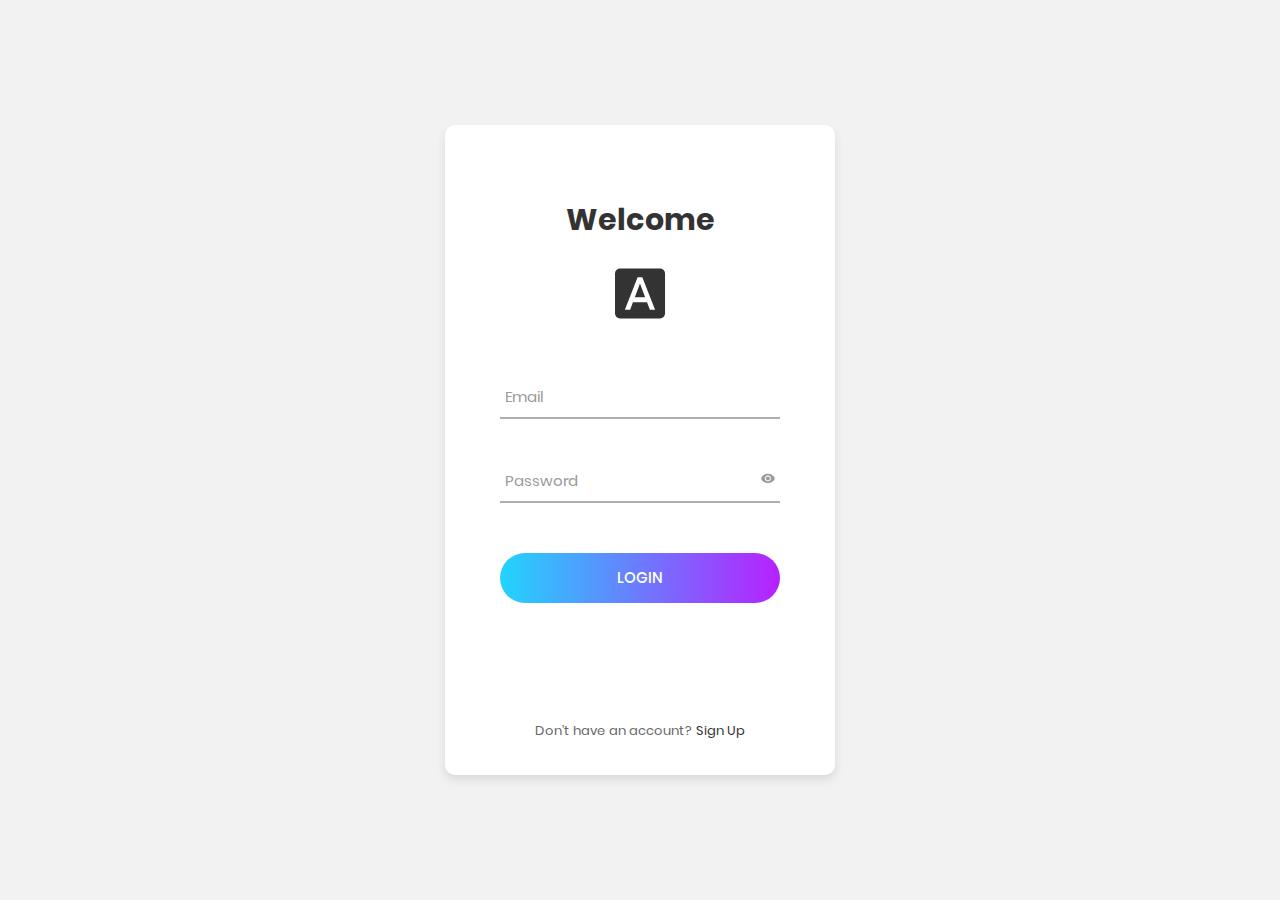
<file: app/uadmin/login/index.html>
<!DOCTYPE html>
<html lang="en">
<head>
	<title>Login V2</title>
	<meta charset="UTF-8">
	<meta name="viewport" content="width=device-width, initial-scale=1">
<!--===============================================================================================-->	
	<link rel="icon" type="image/png" href="../../assets/img/favicon.png"/>
<!--===============================================================================================-->
	<link rel="stylesheet" type="text/css" href="vendor/bootstrap/css/bootstrap.min.css">
<!--===============================================================================================-->
	<link rel="stylesheet" type="text/css" href="fonts/font-awesome-4.7.0/css/font-awesome.min.css">
<!--===============================================================================================-->
	<link rel="stylesheet" type="text/css" href="fonts/iconic/css/material-design-iconic-font.min.css">
<!--===============================================================================================-->
	<link rel="stylesheet" type="text/css" href="vendor/animate/animate.css">
<!--===============================================================================================-->	
	<link rel="stylesheet" type="text/css" href="vendor/css-hamburgers/hamburgers.min.css">
<!--===============================================================================================-->
	<link rel="stylesheet" type="text/css" href="vendor/animsition/css/animsition.min.css">
<!--===============================================================================================-->
	<link rel="stylesheet" type="text/css" href="vendor/select2/select2.min.css">
<!--===============================================================================================-->	
	<link rel="stylesheet" type="text/css" href="vendor/daterangepicker/daterangepicker.css">
<!--===============================================================================================-->
	<link rel="stylesheet" type="text/css" href="css/util.css">
	<link rel="stylesheet" type="text/css" href="css/main.css">
<!--===============================================================================================-->
</head>
<body>
	
	<div class="limiter">
		<div class="container-login100">
			<div class="wrap-login100">
				<form class="login100-form validate-form">
					<span class="login100-form-title p-b-26">
						Welcome
					</span>
					<span class="login100-form-title p-b-48">
						<i class="zmdi zmdi-font"></i>
					</span>

					<div class="wrap-input100 validate-input" data-validate = "Valid email is: a@b.c">
						<input class="input100" type="text" name="email">
						<span class="focus-input100" data-placeholder="Email"></span>
					</div>

					<div class="wrap-input100 validate-input" data-validate="Enter password">
						<span class="btn-show-pass">
							<i class="zmdi zmdi-eye"></i>
						</span>
						<input class="input100" type="password" name="pass">
						<span class="focus-input100" data-placeholder="Password"></span>
					</div>

					<div class="container-login100-form-btn">
						<div class="wrap-login100-form-btn">
							<div class="login100-form-bgbtn"></div>
							<button class="login100-form-btn">
								Login
							</button>
						</div>
					</div>

					<div class="text-center p-t-115">
						<span class="txt1">
							Don’t have an account?
						</span>

						<a class="txt2" href="#">
							Sign Up
						</a>
					</div>
				</form>
			</div>
		</div>
	</div>
	

	<div id="dropDownSelect1"></div>
	
<!--===============================================================================================-->
	<script src="vendor/jquery/jquery-3.2.1.min.js"></script>
<!--===============================================================================================-->
	<script src="vendor/animsition/js/animsition.min.js"></script>
<!--===============================================================================================-->
	<script src="vendor/bootstrap/js/popper.js"></script>
	<script src="vendor/bootstrap/js/bootstrap.min.js"></script>
<!--===============================================================================================-->
	<script src="vendor/select2/select2.min.js"></script>
<!--===============================================================================================-->
	<script src="vendor/daterangepicker/moment.min.js"></script>
	<script src="vendor/daterangepicker/daterangepicker.js"></script>
<!--===============================================================================================-->
	<script src="vendor/countdowntime/countdowntime.js"></script>
<!--===============================================================================================-->
	<script src="js/main.js"></script>

</body>
</html>
</file>
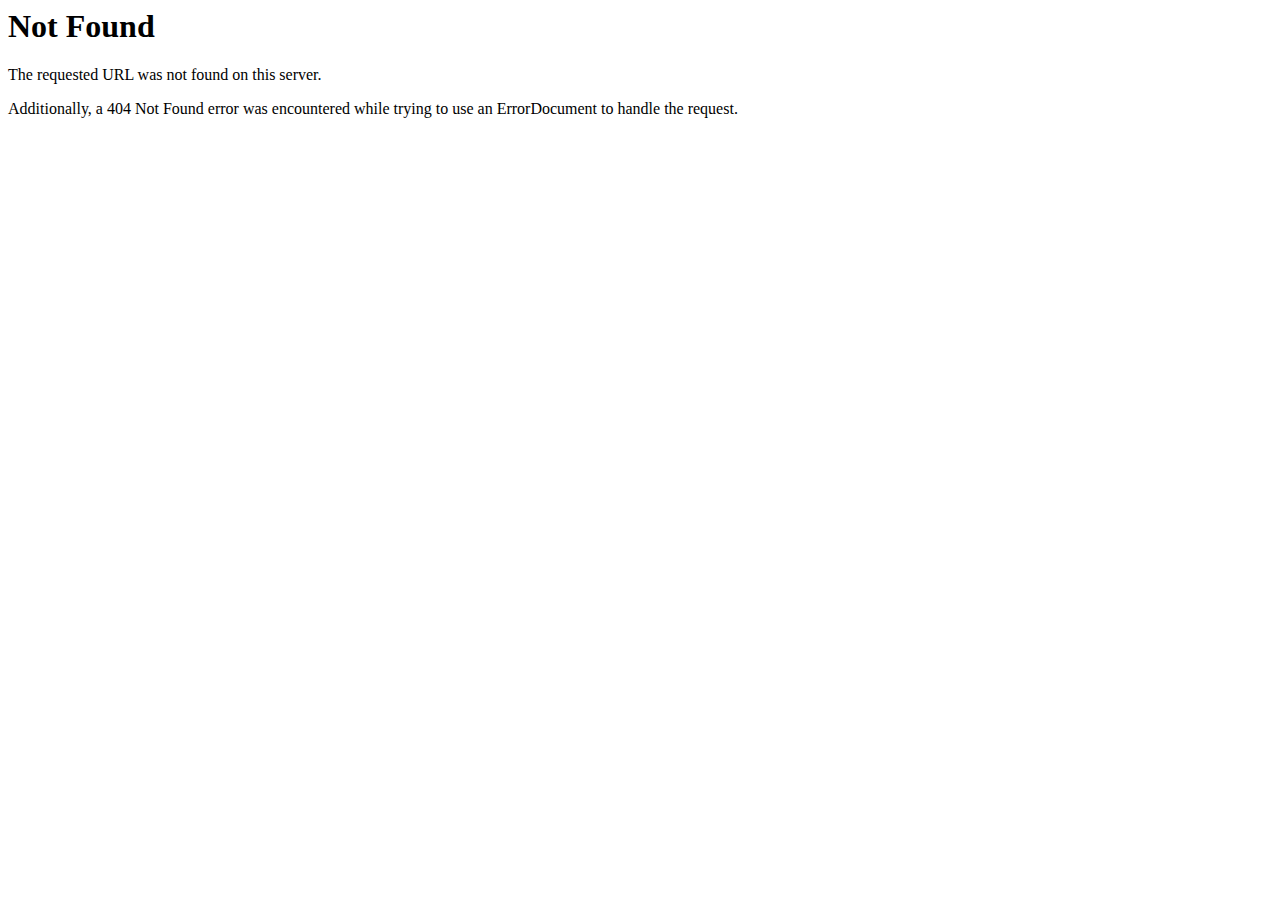
<file: app/libs/css/owl.video.play.html>
<!DOCTYPE HTML PUBLIC "-//IETF//DTD HTML 2.0//EN">
<html><head>
<title>404 Not Found</title>
</head><body>
<h1>Not Found</h1>
<p>The requested URL was not found on this server.</p>
<p>Additionally, a 404 Not Found
error was encountered while trying to use an ErrorDocument to handle the request.</p>
</body></html>
</file>
<file: app/uadmin/login/vendor/daterangepicker/daterangepicker.css>
.daterangepicker {
  position: absolute;
  color: inherit;
  background-color: #fff;
  border-radius: 4px;
  width: 278px;
  padding: 4px;
  margin-top: 1px;
  top: 100px;
  left: 20px;
  /* Calendars */ }
  .daterangepicker:before, .daterangepicker:after {
    position: absolute;
    display: inline-block;
    border-bottom-color: rgba(0, 0, 0, 0.2);
    content: ''; }
  .daterangepicker:before {
    top: -7px;
    border-right: 7px solid transparent;
    border-left: 7px solid transparent;
    border-bottom: 7px solid #ccc; }
  .daterangepicker:after {
    top: -6px;
    border-right: 6px solid transparent;
    border-bottom: 6px solid #fff;
    border-left: 6px solid transparent; }
  .daterangepicker.opensleft:before {
    right: 9px; }
  .daterangepicker.opensleft:after {
    right: 10px; }
  .daterangepicker.openscenter:before {
    left: 0;
    right: 0;
    width: 0;
    margin-left: auto;
    margin-right: auto; }
  .daterangepicker.openscenter:after {
    left: 0;
    right: 0;
    width: 0;
    margin-left: auto;
    margin-right: auto; }
  .daterangepicker.opensright:before {
    left: 9px; }
  .daterangepicker.opensright:after {
    left: 10px; }
  .daterangepicker.dropup {
    margin-top: -5px; }
    .daterangepicker.dropup:before {
      top: initial;
      bottom: -7px;
      border-bottom: initial;
      border-top: 7px solid #ccc; }
    .daterangepicker.dropup:after {
      top: initial;
      bottom: -6px;
      border-bottom: initial;
      border-top: 6px solid #fff; }
  .daterangepicker.dropdown-menu {
    max-width: none;
    z-index: 3001; }
  .daterangepicker.single .ranges, .daterangepicker.single .calendar {
    float: none; }
  .daterangepicker.show-calendar .calendar {
    display: block; }
  .daterangepicker .calendar {
    display: none;
    max-width: 270px;
    margin: 4px; }
    .daterangepicker .calendar.single .calendar-table {
      border: none; }
    .daterangepicker .calendar th, .daterangepicker .calendar td {
      white-space: nowrap;
      text-align: center;
      min-width: 32px; }
  .daterangepicker .calendar-table {
    border: 1px solid #fff;
    padding: 4px;
    border-radius: 4px;
    background-color: #fff; }
  .daterangepicker table {
    width: 100%;
    margin: 0; }
  .daterangepicker td, .daterangepicker th {
    text-align: center;
    width: 20px;
    height: 20px;
    border-radius: 4px;
    border: 1px solid transparent;
    white-space: nowrap;
    cursor: pointer; }
    .daterangepicker td.available:hover, .daterangepicker th.available:hover {
      background-color: #eee;
      border-color: transparent;
      color: inherit; }
    .daterangepicker td.week, .daterangepicker th.week {
      font-size: 80%;
      color: #ccc; }
  .daterangepicker td.off, .daterangepicker td.off.in-range, .daterangepicker td.off.start-date, .daterangepicker td.off.end-date {
    background-color: #fff;
    border-color: transparent;
    color: #999; }
  .daterangepicker td.in-range {
    background-color: #ebf4f8;
    border-color: transparent;
    color: #000;
    border-radius: 0; }
  .daterangepicker td.start-date {
    border-radius: 4px 0 0 4px; }
  .daterangepicker td.end-date {
    border-radius: 0 4px 4px 0; }
  .daterangepicker td.start-date.end-date {
    border-radius: 4px; }
  .daterangepicker td.active, .daterangepicker td.active:hover {
    background-color: #357ebd;
    border-color: transparent;
    color: #fff; }
  .daterangepicker th.month {
    width: auto; }
  .daterangepicker td.disabled, .daterangepicker option.disabled {
    color: #999;
    cursor: not-allowed;
    text-decoration: line-through; }
  .daterangepicker select.monthselect, .daterangepicker select.yearselect {
    font-size: 12px;
    padding: 1px;
    height: auto;
    margin: 0;
    cursor: default; }
  .daterangepicker select.monthselect {
    margin-right: 2%;
    width: 56%; }
  .daterangepicker select.yearselect {
    width: 40%; }
  .daterangepicker select.hourselect, .daterangepicker select.minuteselect, .daterangepicker select.secondselect, .daterangepicker select.ampmselect {
    width: 50px;
    margin-bottom: 0; }
  .daterangepicker .input-mini {
    border: 1px solid #ccc;
    border-radius: 4px;
    color: #555;
    height: 30px;
    line-height: 30px;
    display: block;
    vertical-align: middle;
    margin: 0 0 5px 0;
    padding: 0 6px 0 28px;
    width: 100%; }
    .daterangepicker .input-mini.active {
      border: 1px solid #08c;
      border-radius: 4px; }
  .daterangepicker .daterangepicker_input {
    position: relative; }
    .daterangepicker .daterangepicker_input i {
      position: absolute;
      left: 8px;
      top: 8px; }
  .daterangepicker.rtl .input-mini {
    padding-right: 28px;
    padding-left: 6px; }
  .daterangepicker.rtl .daterangepicker_input i {
    left: auto;
    right: 8px; }
  .daterangepicker .calendar-time {
    text-align: center;
    margin: 5px auto;
    line-height: 30px;
    position: relative;
    padding-left: 28px; }
    .daterangepicker .calendar-time select.disabled {
      color: #ccc;
      cursor: not-allowed; }

.ranges {
  font-size: 11px;
  float: none;
  margin: 4px;
  text-align: left; }
  .ranges ul {
    list-style: none;
    margin: 0 auto;
    padding: 0;
    width: 100%; }
  .ranges li {
    font-size: 13px;
    background-color: #f5f5f5;
    border: 1px solid #f5f5f5;
    border-radius: 4px;
    color: #08c;
    padding: 3px 12px;
    margin-bottom: 8px;
    cursor: pointer; }
    .ranges li:hover {
      background-color: #08c;
      border: 1px solid #08c;
      color: #fff; }
    .ranges li.active {
      background-color: #08c;
      border: 1px solid #08c;
      color: #fff; }

/*  Larger Screen Styling */
@media (min-width: 564px) {
  .daterangepicker {
    width: auto; }
    .daterangepicker .ranges ul {
      width: 160px; }
    .daterangepicker.single .ranges ul {
      width: 100%; }
    .daterangepicker.single .calendar.left {
      clear: none; }
    .daterangepicker.single.ltr .ranges, .daterangepicker.single.ltr .calendar {
      float: left; }
    .daterangepicker.single.rtl .ranges, .daterangepicker.single.rtl .calendar {
      float: right; }
    .daterangepicker.ltr {
      direction: ltr;
      text-align: left; }
      .daterangepicker.ltr .calendar.left {
        clear: left;
        margin-right: 0; }
        .daterangepicker.ltr .calendar.left .calendar-table {
          border-right: none;
          border-top-right-radius: 0;
          border-bottom-right-radius: 0; }
      .daterangepicker.ltr .calendar.right {
        margin-left: 0; }
        .daterangepicker.ltr .calendar.right .calendar-table {
          border-left: none;
          border-top-left-radius: 0;
          border-bottom-left-radius: 0; }
      .daterangepicker.ltr .left .daterangepicker_input {
        padding-right: 12px; }
      .daterangepicker.ltr .calendar.left .calendar-table {
        padding-right: 12px; }
      .daterangepicker.ltr .ranges, .daterangepicker.ltr .calendar {
        float: left; }
    .daterangepicker.rtl {
      direction: rtl;
      text-align: right; }
      .daterangepicker.rtl .calendar.left {
        clear: right;
        margin-left: 0; }
        .daterangepicker.rtl .calendar.left .calendar-table {
          border-left: none;
          border-top-left-radius: 0;
          border-bottom-left-radius: 0; }
      .daterangepicker.rtl .calendar.right {
        margin-right: 0; }
        .daterangepicker.rtl .calendar.right .calendar-table {
          border-right: none;
          border-top-right-radius: 0;
          border-bottom-right-radius: 0; }
      .daterangepicker.rtl .left .daterangepicker_input {
        padding-left: 12px; }
      .daterangepicker.rtl .calendar.left .calendar-table {
        padding-left: 12px; }
      .daterangepicker.rtl .ranges, .daterangepicker.rtl .calendar {
        text-align: right;
        float: right; } }
@media (min-width: 730px) {
  .daterangepicker .ranges {
    width: auto; }
  .daterangepicker.ltr .ranges {
    float: left; }
  .daterangepicker.rtl .ranges {
    float: right; }
  .daterangepicker .calendar.left {
    clear: none !important; } }
</file>
<file: app/uadmin/login/css/util.css>
/*[ FONT SIZE ]
///////////////////////////////////////////////////////////
*/
.fs-1 {font-size: 1px;}
.fs-2 {font-size: 2px;}
.fs-3 {font-size: 3px;}
.fs-4 {font-size: 4px;}
.fs-5 {font-size: 5px;}
.fs-6 {font-size: 6px;}
.fs-7 {font-size: 7px;}
.fs-8 {font-size: 8px;}
.fs-9 {font-size: 9px;}
.fs-10 {font-size: 10px;}
.fs-11 {font-size: 11px;}
.fs-12 {font-size: 12px;}
.fs-13 {font-size: 13px;}
.fs-14 {font-size: 14px;}
.fs-15 {font-size: 15px;}
.fs-16 {font-size: 16px;}
.fs-17 {font-size: 17px;}
.fs-18 {font-size: 18px;}
.fs-19 {font-size: 19px;}
.fs-20 {font-size: 20px;}
.fs-21 {font-size: 21px;}
.fs-22 {font-size: 22px;}
.fs-23 {font-size: 23px;}
.fs-24 {font-size: 24px;}
.fs-25 {font-size: 25px;}
.fs-26 {font-size: 26px;}
.fs-27 {font-size: 27px;}
.fs-28 {font-size: 28px;}
.fs-29 {font-size: 29px;}
.fs-30 {font-size: 30px;}
.fs-31 {font-size: 31px;}
.fs-32 {font-size: 32px;}
.fs-33 {font-size: 33px;}
.fs-34 {font-size: 34px;}
.fs-35 {font-size: 35px;}
.fs-36 {font-size: 36px;}
.fs-37 {font-size: 37px;}
.fs-38 {font-size: 38px;}
.fs-39 {font-size: 39px;}
.fs-40 {font-size: 40px;}
.fs-41 {font-size: 41px;}
.fs-42 {font-size: 42px;}
.fs-43 {font-size: 43px;}
.fs-44 {font-size: 44px;}
.fs-45 {font-size: 45px;}
.fs-46 {font-size: 46px;}
.fs-47 {font-size: 47px;}
.fs-48 {font-size: 48px;}
.fs-49 {font-size: 49px;}
.fs-50 {font-size: 50px;}
.fs-51 {font-size: 51px;}
.fs-52 {font-size: 52px;}
.fs-53 {font-size: 53px;}
.fs-54 {font-size: 54px;}
.fs-55 {font-size: 55px;}
.fs-56 {font-size: 56px;}
.fs-57 {font-size: 57px;}
.fs-58 {font-size: 58px;}
.fs-59 {font-size: 59px;}
.fs-60 {font-size: 60px;}
.fs-61 {font-size: 61px;}
.fs-62 {font-size: 62px;}
.fs-63 {font-size: 63px;}
.fs-64 {font-size: 64px;}
.fs-65 {font-size: 65px;}
.fs-66 {font-size: 66px;}
.fs-67 {font-size: 67px;}
.fs-68 {font-size: 68px;}
.fs-69 {font-size: 69px;}
.fs-70 {font-size: 70px;}
.fs-71 {font-size: 71px;}
.fs-72 {font-size: 72px;}
.fs-73 {font-size: 73px;}
.fs-74 {font-size: 74px;}
.fs-75 {font-size: 75px;}
.fs-76 {font-size: 76px;}
.fs-77 {font-size: 77px;}
.fs-78 {font-size: 78px;}
.fs-79 {font-size: 79px;}
.fs-80 {font-size: 80px;}
.fs-81 {font-size: 81px;}
.fs-82 {font-size: 82px;}
.fs-83 {font-size: 83px;}
.fs-84 {font-size: 84px;}
.fs-85 {font-size: 85px;}
.fs-86 {font-size: 86px;}
.fs-87 {font-size: 87px;}
.fs-88 {font-size: 88px;}
.fs-89 {font-size: 89px;}
.fs-90 {font-size: 90px;}
.fs-91 {font-size: 91px;}
.fs-92 {font-size: 92px;}
.fs-93 {font-size: 93px;}
.fs-94 {font-size: 94px;}
.fs-95 {font-size: 95px;}
.fs-96 {font-size: 96px;}
.fs-97 {font-size: 97px;}
.fs-98 {font-size: 98px;}
.fs-99 {font-size: 99px;}
.fs-100 {font-size: 100px;}
.fs-101 {font-size: 101px;}
.fs-102 {font-size: 102px;}
.fs-103 {font-size: 103px;}
.fs-104 {font-size: 104px;}
.fs-105 {font-size: 105px;}
.fs-106 {font-size: 106px;}
.fs-107 {font-size: 107px;}
.fs-108 {font-size: 108px;}
.fs-109 {font-size: 109px;}
.fs-110 {font-size: 110px;}
.fs-111 {font-size: 111px;}
.fs-112 {font-size: 112px;}
.fs-113 {font-size: 113px;}
.fs-114 {font-size: 114px;}
.fs-115 {font-size: 115px;}
.fs-116 {font-size: 116px;}
.fs-117 {font-size: 117px;}
.fs-118 {font-size: 118px;}
.fs-119 {font-size: 119px;}
.fs-120 {font-size: 120px;}
.fs-121 {font-size: 121px;}
.fs-122 {font-size: 122px;}
.fs-123 {font-size: 123px;}
.fs-124 {font-size: 124px;}
.fs-125 {font-size: 125px;}
.fs-126 {font-size: 126px;}
.fs-127 {font-size: 127px;}
.fs-128 {font-size: 128px;}
.fs-129 {font-size: 129px;}
.fs-130 {font-size: 130px;}
.fs-131 {font-size: 131px;}
.fs-132 {font-size: 132px;}
.fs-133 {font-size: 133px;}
.fs-134 {font-size: 134px;}
.fs-135 {font-size: 135px;}
.fs-136 {font-size: 136px;}
.fs-137 {font-size: 137px;}
.fs-138 {font-size: 138px;}
.fs-139 {font-size: 139px;}
.fs-140 {font-size: 140px;}
.fs-141 {font-size: 141px;}
.fs-142 {font-size: 142px;}
.fs-143 {font-size: 143px;}
.fs-144 {font-size: 144px;}
.fs-145 {font-size: 145px;}
.fs-146 {font-size: 146px;}
.fs-147 {font-size: 147px;}
.fs-148 {font-size: 148px;}
.fs-149 {font-size: 149px;}
.fs-150 {font-size: 150px;}
.fs-151 {font-size: 151px;}
.fs-152 {font-size: 152px;}
.fs-153 {font-size: 153px;}
.fs-154 {font-size: 154px;}
.fs-155 {font-size: 155px;}
.fs-156 {font-size: 156px;}
.fs-157 {font-size: 157px;}
.fs-158 {font-size: 158px;}
.fs-159 {font-size: 159px;}
.fs-160 {font-size: 160px;}
.fs-161 {font-size: 161px;}
.fs-162 {font-size: 162px;}
.fs-163 {font-size: 163px;}
.fs-164 {font-size: 164px;}
.fs-165 {font-size: 165px;}
.fs-166 {font-size: 166px;}
.fs-167 {font-size: 167px;}
.fs-168 {font-size: 168px;}
.fs-169 {font-size: 169px;}
.fs-170 {font-size: 170px;}
.fs-171 {font-size: 171px;}
.fs-172 {font-size: 172px;}
.fs-173 {font-size: 173px;}
.fs-174 {font-size: 174px;}
.fs-175 {font-size: 175px;}
.fs-176 {font-size: 176px;}
.fs-177 {font-size: 177px;}
.fs-178 {font-size: 178px;}
.fs-179 {font-size: 179px;}
.fs-180 {font-size: 180px;}
.fs-181 {font-size: 181px;}
.fs-182 {font-size: 182px;}
.fs-183 {font-size: 183px;}
.fs-184 {font-size: 184px;}
.fs-185 {font-size: 185px;}
.fs-186 {font-size: 186px;}
.fs-187 {font-size: 187px;}
.fs-188 {font-size: 188px;}
.fs-189 {font-size: 189px;}
.fs-190 {font-size: 190px;}
.fs-191 {font-size: 191px;}
.fs-192 {font-size: 192px;}
.fs-193 {font-size: 193px;}
.fs-194 {font-size: 194px;}
.fs-195 {font-size: 195px;}
.fs-196 {font-size: 196px;}
.fs-197 {font-size: 197px;}
.fs-198 {font-size: 198px;}
.fs-199 {font-size: 199px;}
.fs-200 {font-size: 200px;}

/*[ PADDING ]
///////////////////////////////////////////////////////////
*/
.p-t-0 {padding-top: 0px;}
.p-t-1 {padding-top: 1px;}
.p-t-2 {padding-top: 2px;}
.p-t-3 {padding-top: 3px;}
.p-t-4 {padding-top: 4px;}
.p-t-5 {padding-top: 5px;}
.p-t-6 {padding-top: 6px;}
.p-t-7 {padding-top: 7px;}
.p-t-8 {padding-top: 8px;}
.p-t-9 {padding-top: 9px;}
.p-t-10 {padding-top: 10px;}
.p-t-11 {padding-top: 11px;}
.p-t-12 {padding-top: 12px;}
.p-t-13 {padding-top: 13px;}
.p-t-14 {padding-top: 14px;}
.p-t-15 {padding-top: 15px;}
.p-t-16 {padding-top: 16px;}
.p-t-17 {padding-top: 17px;}
.p-t-18 {padding-top: 18px;}
.p-t-19 {padding-top: 19px;}
.p-t-20 {padding-top: 20px;}
.p-t-21 {padding-top: 21px;}
.p-t-22 {padding-top: 22px;}
.p-t-23 {padding-top: 23px;}
.p-t-24 {padding-top: 24px;}
.p-t-25 {padding-top: 25px;}
.p-t-26 {padding-top: 26px;}
.p-t-27 {padding-top: 27px;}
.p-t-28 {padding-top: 28px;}
.p-t-29 {padding-top: 29px;}
.p-t-30 {padding-top: 30px;}
.p-t-31 {padding-top: 31px;}
.p-t-32 {padding-top: 32px;}
.p-t-33 {padding-top: 33px;}
.p-t-34 {padding-top: 34px;}
.p-t-35 {padding-top: 35px;}
.p-t-36 {padding-top: 36px;}
.p-t-37 {padding-top: 37px;}
.p-t-38 {padding-top: 38px;}
.p-t-39 {padding-top: 39px;}
.p-t-40 {padding-top: 40px;}
.p-t-41 {padding-top: 41px;}
.p-t-42 {padding-top: 42px;}
.p-t-43 {padding-top: 43px;}
.p-t-44 {padding-top: 44px;}
.p-t-45 {padding-top: 45px;}
.p-t-46 {padding-top: 46px;}
.p-t-47 {padding-top: 47px;}
.p-t-48 {padding-top: 48px;}
.p-t-49 {padding-top: 49px;}
.p-t-50 {padding-top: 50px;}
.p-t-51 {padding-top: 51px;}
.p-t-52 {padding-top: 52px;}
.p-t-53 {padding-top: 53px;}
.p-t-54 {padding-top: 54px;}
.p-t-55 {padding-top: 55px;}
.p-t-56 {padding-top: 56px;}
.p-t-57 {padding-top: 57px;}
.p-t-58 {padding-top: 58px;}
.p-t-59 {padding-top: 59px;}
.p-t-60 {padding-top: 60px;}
.p-t-61 {padding-top: 61px;}
.p-t-62 {padding-top: 62px;}
.p-t-63 {padding-top: 63px;}
.p-t-64 {padding-top: 64px;}
.p-t-65 {padding-top: 65px;}
.p-t-66 {padding-top: 66px;}
.p-t-67 {padding-top: 67px;}
.p-t-68 {padding-top: 68px;}
.p-t-69 {padding-top: 69px;}
.p-t-70 {padding-top: 70px;}
.p-t-71 {padding-top: 71px;}
.p-t-72 {padding-top: 72px;}
.p-t-73 {padding-top: 73px;}
.p-t-74 {padding-top: 74px;}
.p-t-75 {padding-top: 75px;}
.p-t-76 {padding-top: 76px;}
.p-t-77 {padding-top: 77px;}
.p-t-78 {padding-top: 78px;}
.p-t-79 {padding-top: 79px;}
.p-t-80 {padding-top: 80px;}
.p-t-81 {padding-top: 81px;}
.p-t-82 {padding-top: 82px;}
.p-t-83 {padding-top: 83px;}
.p-t-84 {padding-top: 84px;}
.p-t-85 {padding-top: 85px;}
.p-t-86 {padding-top: 86px;}
.p-t-87 {padding-top: 87px;}
.p-t-88 {padding-top: 88px;}
.p-t-89 {padding-top: 89px;}
.p-t-90 {padding-top: 90px;}
.p-t-91 {padding-top: 91px;}
.p-t-92 {padding-top: 92px;}
.p-t-93 {padding-top: 93px;}
.p-t-94 {padding-top: 94px;}
.p-t-95 {padding-top: 95px;}
.p-t-96 {padding-top: 96px;}
.p-t-97 {padding-top: 97px;}
.p-t-98 {padding-top: 98px;}
.p-t-99 {padding-top: 99px;}
.p-t-100 {padding-top: 100px;}
.p-t-101 {padding-top: 101px;}
.p-t-102 {padding-top: 102px;}
.p-t-103 {padding-top: 103px;}
.p-t-104 {padding-top: 104px;}
.p-t-105 {padding-top: 105px;}
.p-t-106 {padding-top: 106px;}
.p-t-107 {padding-top: 107px;}
.p-t-108 {padding-top: 108px;}
.p-t-109 {padding-top: 109px;}
.p-t-110 {padding-top: 110px;}
.p-t-111 {padding-top: 111px;}
.p-t-112 {padding-top: 112px;}
.p-t-113 {padding-top: 113px;}
.p-t-114 {padding-top: 114px;}
.p-t-115 {padding-top: 115px;}
.p-t-116 {padding-top: 116px;}
.p-t-117 {padding-top: 117px;}
.p-t-118 {padding-top: 118px;}
.p-t-119 {padding-top: 119px;}
.p-t-120 {padding-top: 120px;}
.p-t-121 {padding-top: 121px;}
.p-t-122 {padding-top: 122px;}
.p-t-123 {padding-top: 123px;}
.p-t-124 {padding-top: 124px;}
.p-t-125 {padding-top: 125px;}
.p-t-126 {padding-top: 126px;}
.p-t-127 {padding-top: 127px;}
.p-t-128 {padding-top: 128px;}
.p-t-129 {padding-top: 129px;}
.p-t-130 {padding-top: 130px;}
.p-t-131 {padding-top: 131px;}
.p-t-132 {padding-top: 132px;}
.p-t-133 {padding-top: 133px;}
.p-t-134 {padding-top: 134px;}
.p-t-135 {padding-top: 135px;}
.p-t-136 {padding-top: 136px;}
.p-t-137 {padding-top: 137px;}
.p-t-138 {padding-top: 138px;}
.p-t-139 {padding-top: 139px;}
.p-t-140 {padding-top: 140px;}
.p-t-141 {padding-top: 141px;}
.p-t-142 {padding-top: 142px;}
.p-t-143 {padding-top: 143px;}
.p-t-144 {padding-top: 144px;}
.p-t-145 {padding-top: 145px;}
.p-t-146 {padding-top: 146px;}
.p-t-147 {padding-top: 147px;}
.p-t-148 {padding-top: 148px;}
.p-t-149 {padding-top: 149px;}
.p-t-150 {padding-top: 150px;}
.p-t-151 {padding-top: 151px;}
.p-t-152 {padding-top: 152px;}
.p-t-153 {padding-top: 153px;}
.p-t-154 {padding-top: 154px;}
.p-t-155 {padding-top: 155px;}
.p-t-156 {padding-top: 156px;}
.p-t-157 {padding-top: 157px;}
.p-t-158 {padding-top: 158px;}
.p-t-159 {padding-top: 159px;}
.p-t-160 {padding-top: 160px;}
.p-t-161 {padding-top: 161px;}
.p-t-162 {padding-top: 162px;}
.p-t-163 {padding-top: 163px;}
.p-t-164 {padding-top: 164px;}
.p-t-165 {padding-top: 165px;}
.p-t-166 {padding-top: 166px;}
.p-t-167 {padding-top: 167px;}
.p-t-168 {padding-top: 168px;}
.p-t-169 {padding-top: 169px;}
.p-t-170 {padding-top: 170px;}
.p-t-171 {padding-top: 171px;}
.p-t-172 {padding-top: 172px;}
.p-t-173 {padding-top: 173px;}
.p-t-174 {padding-top: 174px;}
.p-t-175 {padding-top: 175px;}
.p-t-176 {padding-top: 176px;}
.p-t-177 {padding-top: 177px;}
.p-t-178 {padding-top: 178px;}
.p-t-179 {padding-top: 179px;}
.p-t-180 {padding-top: 180px;}
.p-t-181 {padding-top: 181px;}
.p-t-182 {padding-top: 182px;}
.p-t-183 {padding-top: 183px;}
.p-t-184 {padding-top: 184px;}
.p-t-185 {padding-top: 185px;}
.p-t-186 {padding-top: 186px;}
.p-t-187 {padding-top: 187px;}
.p-t-188 {padding-top: 188px;}
.p-t-189 {padding-top: 189px;}
.p-t-190 {padding-top: 190px;}
.p-t-191 {padding-top: 191px;}
.p-t-192 {padding-top: 192px;}
.p-t-193 {padding-top: 193px;}
.p-t-194 {padding-top: 194px;}
.p-t-195 {padding-top: 195px;}
.p-t-196 {padding-top: 196px;}
.p-t-197 {padding-top: 197px;}
.p-t-198 {padding-top: 198px;}
.p-t-199 {padding-top: 199px;}
.p-t-200 {padding-top: 200px;}
.p-t-201 {padding-top: 201px;}
.p-t-202 {padding-top: 202px;}
.p-t-203 {padding-top: 203px;}
.p-t-204 {padding-top: 204px;}
.p-t-205 {padding-top: 205px;}
.p-t-206 {padding-top: 206px;}
.p-t-207 {padding-top: 207px;}
.p-t-208 {padding-top: 208px;}
.p-t-209 {padding-top: 209px;}
.p-t-210 {padding-top: 210px;}
.p-t-211 {padding-top: 211px;}
.p-t-212 {padding-top: 212px;}
.p-t-213 {padding-top: 213px;}
.p-t-214 {padding-top: 214px;}
.p-t-215 {padding-top: 215px;}
.p-t-216 {padding-top: 216px;}
.p-t-217 {padding-top: 217px;}
.p-t-218 {padding-top: 218px;}
.p-t-219 {padding-top: 219px;}
.p-t-220 {padding-top: 220px;}
.p-t-221 {padding-top: 221px;}
.p-t-222 {padding-top: 222px;}
.p-t-223 {padding-top: 223px;}
.p-t-224 {padding-top: 224px;}
.p-t-225 {padding-top: 225px;}
.p-t-226 {padding-top: 226px;}
.p-t-227 {padding-top: 227px;}
.p-t-228 {padding-top: 228px;}
.p-t-229 {padding-top: 229px;}
.p-t-230 {padding-top: 230px;}
.p-t-231 {padding-top: 231px;}
.p-t-232 {padding-top: 232px;}
.p-t-233 {padding-top: 233px;}
.p-t-234 {padding-top: 234px;}
.p-t-235 {padding-top: 235px;}
.p-t-236 {padding-top: 236px;}
.p-t-237 {padding-top: 237px;}
.p-t-238 {padding-top: 238px;}
.p-t-239 {padding-top: 239px;}
.p-t-240 {padding-top: 240px;}
.p-t-241 {padding-top: 241px;}
.p-t-242 {padding-top: 242px;}
.p-t-243 {padding-top: 243px;}
.p-t-244 {padding-top: 244px;}
.p-t-245 {padding-top: 245px;}
.p-t-246 {padding-top: 246px;}
.p-t-247 {padding-top: 247px;}
.p-t-248 {padding-top: 248px;}
.p-t-249 {padding-top: 249px;}
.p-t-250 {padding-top: 250px;}
.p-b-0 {padding-bottom: 0px;}
.p-b-1 {padding-bottom: 1px;}
.p-b-2 {padding-bottom: 2px;}
.p-b-3 {padding-bottom: 3px;}
.p-b-4 {padding-bottom: 4px;}
.p-b-5 {padding-bottom: 5px;}
.p-b-6 {padding-bottom: 6px;}
.p-b-7 {padding-bottom: 7px;}
.p-b-8 {padding-bottom: 8px;}
.p-b-9 {padding-bottom: 9px;}
.p-b-10 {padding-bottom: 10px;}
.p-b-11 {padding-bottom: 11px;}
.p-b-12 {padding-bottom: 12px;}
.p-b-13 {padding-bottom: 13px;}
.p-b-14 {padding-bottom: 14px;}
.p-b-15 {padding-bottom: 15px;}
.p-b-16 {padding-bottom: 16px;}
.p-b-17 {padding-bottom: 17px;}
.p-b-18 {padding-bottom: 18px;}
.p-b-19 {padding-bottom: 19px;}
.p-b-20 {padding-bottom: 20px;}
.p-b-21 {padding-bottom: 21px;}
.p-b-22 {padding-bottom: 22px;}
.p-b-23 {padding-bottom: 23px;}
.p-b-24 {padding-bottom: 24px;}
.p-b-25 {padding-bottom: 25px;}
.p-b-26 {padding-bottom: 26px;}
.p-b-27 {padding-bottom: 27px;}
.p-b-28 {padding-bottom: 28px;}
.p-b-29 {padding-bottom: 29px;}
.p-b-30 {padding-bottom: 30px;}
.p-b-31 {padding-bottom: 31px;}
.p-b-32 {padding-bottom: 32px;}
.p-b-33 {padding-bottom: 33px;}
.p-b-34 {padding-bottom: 34px;}
.p-b-35 {padding-bottom: 35px;}
.p-b-36 {padding-bottom: 36px;}
.p-b-37 {padding-bottom: 37px;}
.p-b-38 {padding-bottom: 38px;}
.p-b-39 {padding-bottom: 39px;}
.p-b-40 {padding-bottom: 40px;}
.p-b-41 {padding-bottom: 41px;}
.p-b-42 {padding-bottom: 42px;}
.p-b-43 {padding-bottom: 43px;}
.p-b-44 {padding-bottom: 44px;}
.p-b-45 {padding-bottom: 45px;}
.p-b-46 {padding-bottom: 46px;}
.p-b-47 {padding-bottom: 47px;}
.p-b-48 {padding-bottom: 48px;}
.p-b-49 {padding-bottom: 49px;}
.p-b-50 {padding-bottom: 50px;}
.p-b-51 {padding-bottom: 51px;}
.p-b-52 {padding-bottom: 52px;}
.p-b-53 {padding-bottom: 53px;}
.p-b-54 {padding-bottom: 54px;}
.p-b-55 {padding-bottom: 55px;}
.p-b-56 {padding-bottom: 56px;}
.p-b-57 {padding-bottom: 57px;}
.p-b-58 {padding-bottom: 58px;}
.p-b-59 {padding-bottom: 59px;}
.p-b-60 {padding-bottom: 60px;}
.p-b-61 {padding-bottom: 61px;}
.p-b-62 {padding-bottom: 62px;}
.p-b-63 {padding-bottom: 63px;}
.p-b-64 {padding-bottom: 64px;}
.p-b-65 {padding-bottom: 65px;}
.p-b-66 {padding-bottom: 66px;}
.p-b-67 {padding-bottom: 67px;}
.p-b-68 {padding-bottom: 68px;}
.p-b-69 {padding-bottom: 69px;}
.p-b-70 {padding-bottom: 70px;}
.p-b-71 {padding-bottom: 71px;}
.p-b-72 {padding-bottom: 72px;}
.p-b-73 {padding-bottom: 73px;}
.p-b-74 {padding-bottom: 74px;}
.p-b-75 {padding-bottom: 75px;}
.p-b-76 {padding-bottom: 76px;}
.p-b-77 {padding-bottom: 77px;}
.p-b-78 {padding-bottom: 78px;}
.p-b-79 {padding-bottom: 79px;}
.p-b-80 {padding-bottom: 80px;}
.p-b-81 {padding-bottom: 81px;}
.p-b-82 {padding-bottom: 82px;}
.p-b-83 {padding-bottom: 83px;}
.p-b-84 {padding-bottom: 84px;}
.p-b-85 {padding-bottom: 85px;}
.p-b-86 {padding-bottom: 86px;}
.p-b-87 {padding-bottom: 87px;}
.p-b-88 {padding-bottom: 88px;}
.p-b-89 {padding-bottom: 89px;}
.p-b-90 {padding-bottom: 90px;}
.p-b-91 {padding-bottom: 91px;}
.p-b-92 {padding-bottom: 92px;}
.p-b-93 {padding-bottom: 93px;}
.p-b-94 {padding-bottom: 94px;}
.p-b-95 {padding-bottom: 95px;}
.p-b-96 {padding-bottom: 96px;}
.p-b-97 {padding-bottom: 97px;}
.p-b-98 {padding-bottom: 98px;}
.p-b-99 {padding-bottom: 99px;}
.p-b-100 {padding-bottom: 100px;}
.p-b-101 {padding-bottom: 101px;}
.p-b-102 {padding-bottom: 102px;}
.p-b-103 {padding-bottom: 103px;}
.p-b-104 {padding-bottom: 104px;}
.p-b-105 {padding-bottom: 105px;}
.p-b-106 {padding-bottom: 106px;}
.p-b-107 {padding-bottom: 107px;}
.p-b-108 {padding-bottom: 108px;}
.p-b-109 {padding-bottom: 109px;}
.p-b-110 {padding-bottom: 110px;}
.p-b-111 {padding-bottom: 111px;}
.p-b-112 {padding-bottom: 112px;}
.p-b-113 {padding-bottom: 113px;}
.p-b-114 {padding-bottom: 114px;}
.p-b-115 {padding-bottom: 115px;}
.p-b-116 {padding-bottom: 116px;}
.p-b-117 {padding-bottom: 117px;}
.p-b-118 {padding-bottom: 118px;}
.p-b-119 {padding-bottom: 119px;}
.p-b-120 {padding-bottom: 120px;}
.p-b-121 {padding-bottom: 121px;}
.p-b-122 {padding-bottom: 122px;}
.p-b-123 {padding-bottom: 123px;}
.p-b-124 {padding-bottom: 124px;}
.p-b-125 {padding-bottom: 125px;}
.p-b-126 {padding-bottom: 126px;}
.p-b-127 {padding-bottom: 127px;}
.p-b-128 {padding-bottom: 128px;}
.p-b-129 {padding-bottom: 129px;}
.p-b-130 {padding-bottom: 130px;}
.p-b-131 {padding-bottom: 131px;}
.p-b-132 {padding-bottom: 132px;}
.p-b-133 {padding-bottom: 133px;}
.p-b-134 {padding-bottom: 134px;}
.p-b-135 {padding-bottom: 135px;}
.p-b-136 {padding-bottom: 136px;}
.p-b-137 {padding-bottom: 137px;}
.p-b-138 {padding-bottom: 138px;}
.p-b-139 {padding-bottom: 139px;}
.p-b-140 {padding-bottom: 140px;}
.p-b-141 {padding-bottom: 141px;}
.p-b-142 {padding-bottom: 142px;}
.p-b-143 {padding-bottom: 143px;}
.p-b-144 {padding-bottom: 144px;}
.p-b-145 {padding-bottom: 145px;}
.p-b-146 {padding-bottom: 146px;}
.p-b-147 {padding-bottom: 147px;}
.p-b-148 {padding-bottom: 148px;}
.p-b-149 {padding-bottom: 149px;}
.p-b-150 {padding-bottom: 150px;}
.p-b-151 {padding-bottom: 151px;}
.p-b-152 {padding-bottom: 152px;}
.p-b-153 {padding-bottom: 153px;}
.p-b-154 {padding-bottom: 154px;}
.p-b-155 {padding-bottom: 155px;}
.p-b-156 {padding-bottom: 156px;}
.p-b-157 {padding-bottom: 157px;}
.p-b-158 {padding-bottom: 158px;}
.p-b-159 {padding-bottom: 159px;}
.p-b-160 {padding-bottom: 160px;}
.p-b-161 {padding-bottom: 161px;}
.p-b-162 {padding-bottom: 162px;}
.p-b-163 {padding-bottom: 163px;}
.p-b-164 {padding-bottom: 164px;}
.p-b-165 {padding-bottom: 165px;}
.p-b-166 {padding-bottom: 166px;}
.p-b-167 {padding-bottom: 167px;}
.p-b-168 {padding-bottom: 168px;}
.p-b-169 {padding-bottom: 169px;}
.p-b-170 {padding-bottom: 170px;}
.p-b-171 {padding-bottom: 171px;}
.p-b-172 {padding-bottom: 172px;}
.p-b-173 {padding-bottom: 173px;}
.p-b-174 {padding-bottom: 174px;}
.p-b-175 {padding-bottom: 175px;}
.p-b-176 {padding-bottom: 176px;}
.p-b-177 {padding-bottom: 177px;}
.p-b-178 {padding-bottom: 178px;}
.p-b-179 {padding-bottom: 179px;}
.p-b-180 {padding-bottom: 180px;}
.p-b-181 {padding-bottom: 181px;}
.p-b-182 {padding-bottom: 182px;}
.p-b-183 {padding-bottom: 183px;}
.p-b-184 {padding-bottom: 184px;}
.p-b-185 {padding-bottom: 185px;}
.p-b-186 {padding-bottom: 186px;}
.p-b-187 {padding-bottom: 187px;}
.p-b-188 {padding-bottom: 188px;}
.p-b-189 {padding-bottom: 189px;}
.p-b-190 {padding-bottom: 190px;}
.p-b-191 {padding-bottom: 191px;}
.p-b-192 {padding-bottom: 192px;}
.p-b-193 {padding-bottom: 193px;}
.p-b-194 {padding-bottom: 194px;}
.p-b-195 {padding-bottom: 195px;}
.p-b-196 {padding-bottom: 196px;}
.p-b-197 {padding-bottom: 197px;}
.p-b-198 {padding-bottom: 198px;}
.p-b-199 {padding-bottom: 199px;}
.p-b-200 {padding-bottom: 200px;}
.p-b-201 {padding-bottom: 201px;}
.p-b-202 {padding-bottom: 202px;}
.p-b-203 {padding-bottom: 203px;}
.p-b-204 {padding-bottom: 204px;}
.p-b-205 {padding-bottom: 205px;}
.p-b-206 {padding-bottom: 206px;}
.p-b-207 {padding-bottom: 207px;}
.p-b-208 {padding-bottom: 208px;}
.p-b-209 {padding-bottom: 209px;}
.p-b-210 {padding-bottom: 210px;}
.p-b-211 {padding-bottom: 211px;}
.p-b-212 {padding-bottom: 212px;}
.p-b-213 {padding-bottom: 213px;}
.p-b-214 {padding-bottom: 214px;}
.p-b-215 {padding-bottom: 215px;}
.p-b-216 {padding-bottom: 216px;}
.p-b-217 {padding-bottom: 217px;}
.p-b-218 {padding-bottom: 218px;}
.p-b-219 {padding-bottom: 219px;}
.p-b-220 {padding-bottom: 220px;}
.p-b-221 {padding-bottom: 221px;}
.p-b-222 {padding-bottom: 222px;}
.p-b-223 {padding-bottom: 223px;}
.p-b-224 {padding-bottom: 224px;}
.p-b-225 {padding-bottom: 225px;}
.p-b-226 {padding-bottom: 226px;}
.p-b-227 {padding-bottom: 227px;}
.p-b-228 {padding-bottom: 228px;}
.p-b-229 {padding-bottom: 229px;}
.p-b-230 {padding-bottom: 230px;}
.p-b-231 {padding-bottom: 231px;}
.p-b-232 {padding-bottom: 232px;}
.p-b-233 {padding-bottom: 233px;}
.p-b-234 {padding-bottom: 234px;}
.p-b-235 {padding-bottom: 235px;}
.p-b-236 {padding-bottom: 236px;}
.p-b-237 {padding-bottom: 237px;}
.p-b-238 {padding-bottom: 238px;}
.p-b-239 {padding-bottom: 239px;}
.p-b-240 {padding-bottom: 240px;}
.p-b-241 {padding-bottom: 241px;}
.p-b-242 {padding-bottom: 242px;}
.p-b-243 {padding-bottom: 243px;}
.p-b-244 {padding-bottom: 244px;}
.p-b-245 {padding-bottom: 245px;}
.p-b-246 {padding-bottom: 246px;}
.p-b-247 {padding-bottom: 247px;}
.p-b-248 {padding-bottom: 248px;}
.p-b-249 {padding-bottom: 249px;}
.p-b-250 {padding-bottom: 250px;}
.p-l-0 {padding-left: 0px;}
.p-l-1 {padding-left: 1px;}
.p-l-2 {padding-left: 2px;}
.p-l-3 {padding-left: 3px;}
.p-l-4 {padding-left: 4px;}
.p-l-5 {padding-left: 5px;}
.p-l-6 {padding-left: 6px;}
.p-l-7 {padding-left: 7px;}
.p-l-8 {padding-left: 8px;}
.p-l-9 {padding-left: 9px;}
.p-l-10 {padding-left: 10px;}
.p-l-11 {padding-left: 11px;}
.p-l-12 {padding-left: 12px;}
.p-l-13 {padding-left: 13px;}
.p-l-14 {padding-left: 14px;}
.p-l-15 {padding-left: 15px;}
.p-l-16 {padding-left: 16px;}
.p-l-17 {padding-left: 17px;}
.p-l-18 {padding-left: 18px;}
.p-l-19 {padding-left: 19px;}
.p-l-20 {padding-left: 20px;}
.p-l-21 {padding-left: 21px;}
.p-l-22 {padding-left: 22px;}
.p-l-23 {padding-left: 23px;}
.p-l-24 {padding-left: 24px;}
.p-l-25 {padding-left: 25px;}
.p-l-26 {padding-left: 26px;}
.p-l-27 {padding-left: 27px;}
.p-l-28 {padding-left: 28px;}
.p-l-29 {padding-left: 29px;}
.p-l-30 {padding-left: 30px;}
.p-l-31 {padding-left: 31px;}
.p-l-32 {padding-left: 32px;}
.p-l-33 {padding-left: 33px;}
.p-l-34 {padding-left: 34px;}
.p-l-35 {padding-left: 35px;}
.p-l-36 {padding-left: 36px;}
.p-l-37 {padding-left: 37px;}
.p-l-38 {padding-left: 38px;}
.p-l-39 {padding-left: 39px;}
.p-l-40 {padding-left: 40px;}
.p-l-41 {padding-left: 41px;}
.p-l-42 {padding-left: 42px;}
.p-l-43 {padding-left: 43px;}
.p-l-44 {padding-left: 44px;}
.p-l-45 {padding-left: 45px;}
.p-l-46 {padding-left: 46px;}
.p-l-47 {padding-left: 47px;}
.p-l-48 {padding-left: 48px;}
.p-l-49 {padding-left: 49px;}
.p-l-50 {padding-left: 50px;}
.p-l-51 {padding-left: 51px;}
.p-l-52 {padding-left: 52px;}
.p-l-53 {padding-left: 53px;}
.p-l-54 {padding-left: 54px;}
.p-l-55 {padding-left: 55px;}
.p-l-56 {padding-left: 56px;}
.p-l-57 {padding-left: 57px;}
.p-l-58 {padding-left: 58px;}
.p-l-59 {padding-left: 59px;}
.p-l-60 {padding-left: 60px;}
.p-l-61 {padding-left: 61px;}
.p-l-62 {padding-left: 62px;}
.p-l-63 {padding-left: 63px;}
.p-l-64 {padding-left: 64px;}
.p-l-65 {padding-left: 65px;}
.p-l-66 {padding-left: 66px;}
.p-l-67 {padding-left: 67px;}
.p-l-68 {padding-left: 68px;}
.p-l-69 {padding-left: 69px;}
.p-l-70 {padding-left: 70px;}
.p-l-71 {padding-left: 71px;}
.p-l-72 {padding-left: 72px;}
.p-l-73 {padding-left: 73px;}
.p-l-74 {padding-left: 74px;}
.p-l-75 {padding-left: 75px;}
.p-l-76 {padding-left: 76px;}
.p-l-77 {padding-left: 77px;}
.p-l-78 {padding-left: 78px;}
.p-l-79 {padding-left: 79px;}
.p-l-80 {padding-left: 80px;}
.p-l-81 {padding-left: 81px;}
.p-l-82 {padding-left: 82px;}
.p-l-83 {padding-left: 83px;}
.p-l-84 {padding-left: 84px;}
.p-l-85 {padding-left: 85px;}
.p-l-86 {padding-left: 86px;}
.p-l-87 {padding-left: 87px;}
.p-l-88 {padding-left: 88px;}
.p-l-89 {padding-left: 89px;}
.p-l-90 {padding-left: 90px;}
.p-l-91 {padding-left: 91px;}
.p-l-92 {padding-left: 92px;}
.p-l-93 {padding-left: 93px;}
.p-l-94 {padding-left: 94px;}
.p-l-95 {padding-left: 95px;}
.p-l-96 {padding-left: 96px;}
.p-l-97 {padding-left: 97px;}
.p-l-98 {padding-left: 98px;}
.p-l-99 {padding-left: 99px;}
.p-l-100 {padding-left: 100px;}
.p-l-101 {padding-left: 101px;}
.p-l-102 {padding-left: 102px;}
.p-l-103 {padding-left: 103px;}
.p-l-104 {padding-left: 104px;}
.p-l-105 {padding-left: 105px;}
.p-l-106 {padding-left: 106px;}
.p-l-107 {padding-left: 107px;}
.p-l-108 {padding-left: 108px;}
.p-l-109 {padding-left: 109px;}
.p-l-110 {padding-left: 110px;}
.p-l-111 {padding-left: 111px;}
.p-l-112 {padding-left: 112px;}
.p-l-113 {padding-left: 113px;}
.p-l-114 {padding-left: 114px;}
.p-l-115 {padding-left: 115px;}
.p-l-116 {padding-left: 116px;}
.p-l-117 {padding-left: 117px;}
.p-l-118 {padding-left: 118px;}
.p-l-119 {padding-left: 119px;}
.p-l-120 {padding-left: 120px;}
.p-l-121 {padding-left: 121px;}
.p-l-122 {padding-left: 122px;}
.p-l-123 {padding-left: 123px;}
.p-l-124 {padding-left: 124px;}
.p-l-125 {padding-left: 125px;}
.p-l-126 {padding-left: 126px;}
.p-l-127 {padding-left: 127px;}
.p-l-128 {padding-left: 128px;}
.p-l-129 {padding-left: 129px;}
.p-l-130 {padding-left: 130px;}
.p-l-131 {padding-left: 131px;}
.p-l-132 {padding-left: 132px;}
.p-l-133 {padding-left: 133px;}
.p-l-134 {padding-left: 134px;}
.p-l-135 {padding-left: 135px;}
.p-l-136 {padding-left: 136px;}
.p-l-137 {padding-left: 137px;}
.p-l-138 {padding-left: 138px;}
.p-l-139 {padding-left: 139px;}
.p-l-140 {padding-left: 140px;}
.p-l-141 {padding-left: 141px;}
.p-l-142 {padding-left: 142px;}
.p-l-143 {padding-left: 143px;}
.p-l-144 {padding-left: 144px;}
.p-l-145 {padding-left: 145px;}
.p-l-146 {padding-left: 146px;}
.p-l-147 {padding-left: 147px;}
.p-l-148 {padding-left: 148px;}
.p-l-149 {padding-left: 149px;}
.p-l-150 {padding-left: 150px;}
.p-l-151 {padding-left: 151px;}
.p-l-152 {padding-left: 152px;}
.p-l-153 {padding-left: 153px;}
.p-l-154 {padding-left: 154px;}
.p-l-155 {padding-left: 155px;}
.p-l-156 {padding-left: 156px;}
.p-l-157 {padding-left: 157px;}
.p-l-158 {padding-left: 158px;}
.p-l-159 {padding-left: 159px;}
.p-l-160 {padding-left: 160px;}
.p-l-161 {padding-left: 161px;}
.p-l-162 {padding-left: 162px;}
.p-l-163 {padding-left: 163px;}
.p-l-164 {padding-left: 164px;}
.p-l-165 {padding-left: 165px;}
.p-l-166 {padding-left: 166px;}
.p-l-167 {padding-left: 167px;}
.p-l-168 {padding-left: 168px;}
.p-l-169 {padding-left: 169px;}
.p-l-170 {padding-left: 170px;}
.p-l-171 {padding-left: 171px;}
.p-l-172 {padding-left: 172px;}
.p-l-173 {padding-left: 173px;}
.p-l-174 {padding-left: 174px;}
.p-l-175 {padding-left: 175px;}
.p-l-176 {padding-left: 176px;}
.p-l-177 {padding-left: 177px;}
.p-l-178 {padding-left: 178px;}
.p-l-179 {padding-left: 179px;}
.p-l-180 {padding-left: 180px;}
.p-l-181 {padding-left: 181px;}
.p-l-182 {padding-left: 182px;}
.p-l-183 {padding-left: 183px;}
.p-l-184 {padding-left: 184px;}
.p-l-185 {padding-left: 185px;}
.p-l-186 {padding-left: 186px;}
.p-l-187 {padding-left: 187px;}
.p-l-188 {padding-left: 188px;}
.p-l-189 {padding-left: 189px;}
.p-l-190 {padding-left: 190px;}
.p-l-191 {padding-left: 191px;}
.p-l-192 {padding-left: 192px;}
.p-l-193 {padding-left: 193px;}
.p-l-194 {padding-left: 194px;}
.p-l-195 {padding-left: 195px;}
.p-l-196 {padding-left: 196px;}
.p-l-197 {padding-left: 197px;}
.p-l-198 {padding-left: 198px;}
.p-l-199 {padding-left: 199px;}
.p-l-200 {padding-left: 200px;}
.p-l-201 {padding-left: 201px;}
.p-l-202 {padding-left: 202px;}
.p-l-203 {padding-left: 203px;}
.p-l-204 {padding-left: 204px;}
.p-l-205 {padding-left: 205px;}
.p-l-206 {padding-left: 206px;}
.p-l-207 {padding-left: 207px;}
.p-l-208 {padding-left: 208px;}
.p-l-209 {padding-left: 209px;}
.p-l-210 {padding-left: 210px;}
.p-l-211 {padding-left: 211px;}
.p-l-212 {padding-left: 212px;}
.p-l-213 {padding-left: 213px;}
.p-l-214 {padding-left: 214px;}
.p-l-215 {padding-left: 215px;}
.p-l-216 {padding-left: 216px;}
.p-l-217 {padding-left: 217px;}
.p-l-218 {padding-left: 218px;}
.p-l-219 {padding-left: 219px;}
.p-l-220 {padding-left: 220px;}
.p-l-221 {padding-left: 221px;}
.p-l-222 {padding-left: 222px;}
.p-l-223 {padding-left: 223px;}
.p-l-224 {padding-left: 224px;}
.p-l-225 {padding-left: 225px;}
.p-l-226 {padding-left: 226px;}
.p-l-227 {padding-left: 227px;}
.p-l-228 {padding-left: 228px;}
.p-l-229 {padding-left: 229px;}
.p-l-230 {padding-left: 230px;}
.p-l-231 {padding-left: 231px;}
.p-l-232 {padding-left: 232px;}
.p-l-233 {padding-left: 233px;}
.p-l-234 {padding-left: 234px;}
.p-l-235 {padding-left: 235px;}
.p-l-236 {padding-left: 236px;}
.p-l-237 {padding-left: 237px;}
.p-l-238 {padding-left: 238px;}
.p-l-239 {padding-left: 239px;}
.p-l-240 {padding-left: 240px;}
.p-l-241 {padding-left: 241px;}
.p-l-242 {padding-left: 242px;}
.p-l-243 {padding-left: 243px;}
.p-l-244 {padding-left: 244px;}
.p-l-245 {padding-left: 245px;}
.p-l-246 {padding-left: 246px;}
.p-l-247 {padding-left: 247px;}
.p-l-248 {padding-left: 248px;}
.p-l-249 {padding-left: 249px;}
.p-l-250 {padding-left: 250px;}
.p-r-0 {padding-right: 0px;}
.p-r-1 {padding-right: 1px;}
.p-r-2 {padding-right: 2px;}
.p-r-3 {padding-right: 3px;}
.p-r-4 {padding-right: 4px;}
.p-r-5 {padding-right: 5px;}
.p-r-6 {padding-right: 6px;}
.p-r-7 {padding-right: 7px;}
.p-r-8 {padding-right: 8px;}
.p-r-9 {padding-right: 9px;}
.p-r-10 {padding-right: 10px;}
.p-r-11 {padding-right: 11px;}
.p-r-12 {padding-right: 12px;}
.p-r-13 {padding-right: 13px;}
.p-r-14 {padding-right: 14px;}
.p-r-15 {padding-right: 15px;}
.p-r-16 {padding-right: 16px;}
.p-r-17 {padding-right: 17px;}
.p-r-18 {padding-right: 18px;}
.p-r-19 {padding-right: 19px;}
.p-r-20 {padding-right: 20px;}
.p-r-21 {padding-right: 21px;}
.p-r-22 {padding-right: 22px;}
.p-r-23 {padding-right: 23px;}
.p-r-24 {padding-right: 24px;}
.p-r-25 {padding-right: 25px;}
.p-r-26 {padding-right: 26px;}
.p-r-27 {padding-right: 27px;}
.p-r-28 {padding-right: 28px;}
.p-r-29 {padding-right: 29px;}
.p-r-30 {padding-right: 30px;}
.p-r-31 {padding-right: 31px;}
.p-r-32 {padding-right: 32px;}
.p-r-33 {padding-right: 33px;}
.p-r-34 {padding-right: 34px;}
.p-r-35 {padding-right: 35px;}
.p-r-36 {padding-right: 36px;}
.p-r-37 {padding-right: 37px;}
.p-r-38 {padding-right: 38px;}
.p-r-39 {padding-right: 39px;}
.p-r-40 {padding-right: 40px;}
.p-r-41 {padding-right: 41px;}
.p-r-42 {padding-right: 42px;}
.p-r-43 {padding-right: 43px;}
.p-r-44 {padding-right: 44px;}
.p-r-45 {padding-right: 45px;}
.p-r-46 {padding-right: 46px;}
.p-r-47 {padding-right: 47px;}
.p-r-48 {padding-right: 48px;}
.p-r-49 {padding-right: 49px;}
.p-r-50 {padding-right: 50px;}
.p-r-51 {padding-right: 51px;}
.p-r-52 {padding-right: 52px;}
.p-r-53 {padding-right: 53px;}
.p-r-54 {padding-right: 54px;}
.p-r-55 {padding-right: 55px;}
.p-r-56 {padding-right: 56px;}
.p-r-57 {padding-right: 57px;}
.p-r-58 {padding-right: 58px;}
.p-r-59 {padding-right: 59px;}
.p-r-60 {padding-right: 60px;}
.p-r-61 {padding-right: 61px;}
.p-r-62 {padding-right: 62px;}
.p-r-63 {padding-right: 63px;}
.p-r-64 {padding-right: 64px;}
.p-r-65 {padding-right: 65px;}
.p-r-66 {padding-right: 66px;}
.p-r-67 {padding-right: 67px;}
.p-r-68 {padding-right: 68px;}
.p-r-69 {padding-right: 69px;}
.p-r-70 {padding-right: 70px;}
.p-r-71 {padding-right: 71px;}
.p-r-72 {padding-right: 72px;}
.p-r-73 {padding-right: 73px;}
.p-r-74 {padding-right: 74px;}
.p-r-75 {padding-right: 75px;}
.p-r-76 {padding-right: 76px;}
.p-r-77 {padding-right: 77px;}
.p-r-78 {padding-right: 78px;}
.p-r-79 {padding-right: 79px;}
.p-r-80 {padding-right: 80px;}
.p-r-81 {padding-right: 81px;}
.p-r-82 {padding-right: 82px;}
.p-r-83 {padding-right: 83px;}
.p-r-84 {padding-right: 84px;}
.p-r-85 {padding-right: 85px;}
.p-r-86 {padding-right: 86px;}
.p-r-87 {padding-right: 87px;}
.p-r-88 {padding-right: 88px;}
.p-r-89 {padding-right: 89px;}
.p-r-90 {padding-right: 90px;}
.p-r-91 {padding-right: 91px;}
.p-r-92 {padding-right: 92px;}
.p-r-93 {padding-right: 93px;}
.p-r-94 {padding-right: 94px;}
.p-r-95 {padding-right: 95px;}
.p-r-96 {padding-right: 96px;}
.p-r-97 {padding-right: 97px;}
.p-r-98 {padding-right: 98px;}
.p-r-99 {padding-right: 99px;}
.p-r-100 {padding-right: 100px;}
.p-r-101 {padding-right: 101px;}
.p-r-102 {padding-right: 102px;}
.p-r-103 {padding-right: 103px;}
.p-r-104 {padding-right: 104px;}
.p-r-105 {padding-right: 105px;}
.p-r-106 {padding-right: 106px;}
.p-r-107 {padding-right: 107px;}
.p-r-108 {padding-right: 108px;}
.p-r-109 {padding-right: 109px;}
.p-r-110 {padding-right: 110px;}
.p-r-111 {padding-right: 111px;}
.p-r-112 {padding-right: 112px;}
.p-r-113 {padding-right: 113px;}
.p-r-114 {padding-right: 114px;}
.p-r-115 {padding-right: 115px;}
.p-r-116 {padding-right: 116px;}
.p-r-117 {padding-right: 117px;}
.p-r-118 {padding-right: 118px;}
.p-r-119 {padding-right: 119px;}
.p-r-120 {padding-right: 120px;}
.p-r-121 {padding-right: 121px;}
.p-r-122 {padding-right: 122px;}
.p-r-123 {padding-right: 123px;}
.p-r-124 {padding-right: 124px;}
.p-r-125 {padding-right: 125px;}
.p-r-126 {padding-right: 126px;}
.p-r-127 {padding-right: 127px;}
.p-r-128 {padding-right: 128px;}
.p-r-129 {padding-right: 129px;}
.p-r-130 {padding-right: 130px;}
.p-r-131 {padding-right: 131px;}
.p-r-132 {padding-right: 132px;}
.p-r-133 {padding-right: 133px;}
.p-r-134 {padding-right: 134px;}
.p-r-135 {padding-right: 135px;}
.p-r-136 {padding-right: 136px;}
.p-r-137 {padding-right: 137px;}
.p-r-138 {padding-right: 138px;}
.p-r-139 {padding-right: 139px;}
.p-r-140 {padding-right: 140px;}
.p-r-141 {padding-right: 141px;}
.p-r-142 {padding-right: 142px;}
.p-r-143 {padding-right: 143px;}
.p-r-144 {padding-right: 144px;}
.p-r-145 {padding-right: 145px;}
.p-r-146 {padding-right: 146px;}
.p-r-147 {padding-right: 147px;}
.p-r-148 {padding-right: 148px;}
.p-r-149 {padding-right: 149px;}
.p-r-150 {padding-right: 150px;}
.p-r-151 {padding-right: 151px;}
.p-r-152 {padding-right: 152px;}
.p-r-153 {padding-right: 153px;}
.p-r-154 {padding-right: 154px;}
.p-r-155 {padding-right: 155px;}
.p-r-156 {padding-right: 156px;}
.p-r-157 {padding-right: 157px;}
.p-r-158 {padding-right: 158px;}
.p-r-159 {padding-right: 159px;}
.p-r-160 {padding-right: 160px;}
.p-r-161 {padding-right: 161px;}
.p-r-162 {padding-right: 162px;}
.p-r-163 {padding-right: 163px;}
.p-r-164 {padding-right: 164px;}
.p-r-165 {padding-right: 165px;}
.p-r-166 {padding-right: 166px;}
.p-r-167 {padding-right: 167px;}
.p-r-168 {padding-right: 168px;}
.p-r-169 {padding-right: 169px;}
.p-r-170 {padding-right: 170px;}
.p-r-171 {padding-right: 171px;}
.p-r-172 {padding-right: 172px;}
.p-r-173 {padding-right: 173px;}
.p-r-174 {padding-right: 174px;}
.p-r-175 {padding-right: 175px;}
.p-r-176 {padding-right: 176px;}
.p-r-177 {padding-right: 177px;}
.p-r-178 {padding-right: 178px;}
.p-r-179 {padding-right: 179px;}
.p-r-180 {padding-right: 180px;}
.p-r-181 {padding-right: 181px;}
.p-r-182 {padding-right: 182px;}
.p-r-183 {padding-right: 183px;}
.p-r-184 {padding-right: 184px;}
.p-r-185 {padding-right: 185px;}
.p-r-186 {padding-right: 186px;}
.p-r-187 {padding-right: 187px;}
.p-r-188 {padding-right: 188px;}
.p-r-189 {padding-right: 189px;}
.p-r-190 {padding-right: 190px;}
.p-r-191 {padding-right: 191px;}
.p-r-192 {padding-right: 192px;}
.p-r-193 {padding-right: 193px;}
.p-r-194 {padding-right: 194px;}
.p-r-195 {padding-right: 195px;}
.p-r-196 {padding-right: 196px;}
.p-r-197 {padding-right: 197px;}
.p-r-198 {padding-right: 198px;}
.p-r-199 {padding-right: 199px;}
.p-r-200 {padding-right: 200px;}
.p-r-201 {padding-right: 201px;}
.p-r-202 {padding-right: 202px;}
.p-r-203 {padding-right: 203px;}
.p-r-204 {padding-right: 204px;}
.p-r-205 {padding-right: 205px;}
.p-r-206 {padding-right: 206px;}
.p-r-207 {padding-right: 207px;}
.p-r-208 {padding-right: 208px;}
.p-r-209 {padding-right: 209px;}
.p-r-210 {padding-right: 210px;}
.p-r-211 {padding-right: 211px;}
.p-r-212 {padding-right: 212px;}
.p-r-213 {padding-right: 213px;}
.p-r-214 {padding-right: 214px;}
.p-r-215 {padding-right: 215px;}
.p-r-216 {padding-right: 216px;}
.p-r-217 {padding-right: 217px;}
.p-r-218 {padding-right: 218px;}
.p-r-219 {padding-right: 219px;}
.p-r-220 {padding-right: 220px;}
.p-r-221 {padding-right: 221px;}
.p-r-222 {padding-right: 222px;}
.p-r-223 {padding-right: 223px;}
.p-r-224 {padding-right: 224px;}
.p-r-225 {padding-right: 225px;}
.p-r-226 {padding-right: 226px;}
.p-r-227 {padding-right: 227px;}
.p-r-228 {padding-right: 228px;}
.p-r-229 {padding-right: 229px;}
.p-r-230 {padding-right: 230px;}
.p-r-231 {padding-right: 231px;}
.p-r-232 {padding-right: 232px;}
.p-r-233 {padding-right: 233px;}
.p-r-234 {padding-right: 234px;}
.p-r-235 {padding-right: 235px;}
.p-r-236 {padding-right: 236px;}
.p-r-237 {padding-right: 237px;}
.p-r-238 {padding-right: 238px;}
.p-r-239 {padding-right: 239px;}
.p-r-240 {padding-right: 240px;}
.p-r-241 {padding-right: 241px;}
.p-r-242 {padding-right: 242px;}
.p-r-243 {padding-right: 243px;}
.p-r-244 {padding-right: 244px;}
.p-r-245 {padding-right: 245px;}
.p-r-246 {padding-right: 246px;}
.p-r-247 {padding-right: 247px;}
.p-r-248 {padding-right: 248px;}
.p-r-249 {padding-right: 249px;}
.p-r-250 {padding-right: 250px;}

/*[ MARGIN ]
///////////////////////////////////////////////////////////
*/
.m-t-0 {margin-top: 0px;}
.m-t-1 {margin-top: 1px;}
.m-t-2 {margin-top: 2px;}
.m-t-3 {margin-top: 3px;}
.m-t-4 {margin-top: 4px;}
.m-t-5 {margin-top: 5px;}
.m-t-6 {margin-top: 6px;}
.m-t-7 {margin-top: 7px;}
.m-t-8 {margin-top: 8px;}
.m-t-9 {margin-top: 9px;}
.m-t-10 {margin-top: 10px;}
.m-t-11 {margin-top: 11px;}
.m-t-12 {margin-top: 12px;}
.m-t-13 {margin-top: 13px;}
.m-t-14 {margin-top: 14px;}
.m-t-15 {margin-top: 15px;}
.m-t-16 {margin-top: 16px;}
.m-t-17 {margin-top: 17px;}
.m-t-18 {margin-top: 18px;}
.m-t-19 {margin-top: 19px;}
.m-t-20 {margin-top: 20px;}
.m-t-21 {margin-top: 21px;}
.m-t-22 {margin-top: 22px;}
.m-t-23 {margin-top: 23px;}
.m-t-24 {margin-top: 24px;}
.m-t-25 {margin-top: 25px;}
.m-t-26 {margin-top: 26px;}
.m-t-27 {margin-top: 27px;}
.m-t-28 {margin-top: 28px;}
.m-t-29 {margin-top: 29px;}
.m-t-30 {margin-top: 30px;}
.m-t-31 {margin-top: 31px;}
.m-t-32 {margin-top: 32px;}
.m-t-33 {margin-top: 33px;}
.m-t-34 {margin-top: 34px;}
.m-t-35 {margin-top: 35px;}
.m-t-36 {margin-top: 36px;}
.m-t-37 {margin-top: 37px;}
.m-t-38 {margin-top: 38px;}
.m-t-39 {margin-top: 39px;}
.m-t-40 {margin-top: 40px;}
.m-t-41 {margin-top: 41px;}
.m-t-42 {margin-top: 42px;}
.m-t-43 {margin-top: 43px;}
.m-t-44 {margin-top: 44px;}
.m-t-45 {margin-top: 45px;}
.m-t-46 {margin-top: 46px;}
.m-t-47 {margin-top: 47px;}
.m-t-48 {margin-top: 48px;}
.m-t-49 {margin-top: 49px;}
.m-t-50 {margin-top: 50px;}
.m-t-51 {margin-top: 51px;}
.m-t-52 {margin-top: 52px;}
.m-t-53 {margin-top: 53px;}
.m-t-54 {margin-top: 54px;}
.m-t-55 {margin-top: 55px;}
.m-t-56 {margin-top: 56px;}
.m-t-57 {margin-top: 57px;}
.m-t-58 {margin-top: 58px;}
.m-t-59 {margin-top: 59px;}
.m-t-60 {margin-top: 60px;}
.m-t-61 {margin-top: 61px;}
.m-t-62 {margin-top: 62px;}
.m-t-63 {margin-top: 63px;}
.m-t-64 {margin-top: 64px;}
.m-t-65 {margin-top: 65px;}
.m-t-66 {margin-top: 66px;}
.m-t-67 {margin-top: 67px;}
.m-t-68 {margin-top: 68px;}
.m-t-69 {margin-top: 69px;}
.m-t-70 {margin-top: 70px;}
.m-t-71 {margin-top: 71px;}
.m-t-72 {margin-top: 72px;}
.m-t-73 {margin-top: 73px;}
.m-t-74 {margin-top: 74px;}
.m-t-75 {margin-top: 75px;}
.m-t-76 {margin-top: 76px;}
.m-t-77 {margin-top: 77px;}
.m-t-78 {margin-top: 78px;}
.m-t-79 {margin-top: 79px;}
.m-t-80 {margin-top: 80px;}
.m-t-81 {margin-top: 81px;}
.m-t-82 {margin-top: 82px;}
.m-t-83 {margin-top: 83px;}
.m-t-84 {margin-top: 84px;}
.m-t-85 {margin-top: 85px;}
.m-t-86 {margin-top: 86px;}
.m-t-87 {margin-top: 87px;}
.m-t-88 {margin-top: 88px;}
.m-t-89 {margin-top: 89px;}
.m-t-90 {margin-top: 90px;}
.m-t-91 {margin-top: 91px;}
.m-t-92 {margin-top: 92px;}
.m-t-93 {margin-top: 93px;}
.m-t-94 {margin-top: 94px;}
.m-t-95 {margin-top: 95px;}
.m-t-96 {margin-top: 96px;}
.m-t-97 {margin-top: 97px;}
.m-t-98 {margin-top: 98px;}
.m-t-99 {margin-top: 99px;}
.m-t-100 {margin-top: 100px;}
.m-t-101 {margin-top: 101px;}
.m-t-102 {margin-top: 102px;}
.m-t-103 {margin-top: 103px;}
.m-t-104 {margin-top: 104px;}
.m-t-105 {margin-top: 105px;}
.m-t-106 {margin-top: 106px;}
.m-t-107 {margin-top: 107px;}
.m-t-108 {margin-top: 108px;}
.m-t-109 {margin-top: 109px;}
.m-t-110 {margin-top: 110px;}
.m-t-111 {margin-top: 111px;}
.m-t-112 {margin-top: 112px;}
.m-t-113 {margin-top: 113px;}
.m-t-114 {margin-top: 114px;}
.m-t-115 {margin-top: 115px;}
.m-t-116 {margin-top: 116px;}
.m-t-117 {margin-top: 117px;}
.m-t-118 {margin-top: 118px;}
.m-t-119 {margin-top: 119px;}
.m-t-120 {margin-top: 120px;}
.m-t-121 {margin-top: 121px;}
.m-t-122 {margin-top: 122px;}
.m-t-123 {margin-top: 123px;}
.m-t-124 {margin-top: 124px;}
.m-t-125 {margin-top: 125px;}
.m-t-126 {margin-top: 126px;}
.m-t-127 {margin-top: 127px;}
.m-t-128 {margin-top: 128px;}
.m-t-129 {margin-top: 129px;}
.m-t-130 {margin-top: 130px;}
.m-t-131 {margin-top: 131px;}
.m-t-132 {margin-top: 132px;}
.m-t-133 {margin-top: 133px;}
.m-t-134 {margin-top: 134px;}
.m-t-135 {margin-top: 135px;}
.m-t-136 {margin-top: 136px;}
.m-t-137 {margin-top: 137px;}
.m-t-138 {margin-top: 138px;}
.m-t-139 {margin-top: 139px;}
.m-t-140 {margin-top: 140px;}
.m-t-141 {margin-top: 141px;}
.m-t-142 {margin-top: 142px;}
.m-t-143 {margin-top: 143px;}
.m-t-144 {margin-top: 144px;}
.m-t-145 {margin-top: 145px;}
.m-t-146 {margin-top: 146px;}
.m-t-147 {margin-top: 147px;}
.m-t-148 {margin-top: 148px;}
.m-t-149 {margin-top: 149px;}
.m-t-150 {margin-top: 150px;}
.m-t-151 {margin-top: 151px;}
.m-t-152 {margin-top: 152px;}
.m-t-153 {margin-top: 153px;}
.m-t-154 {margin-top: 154px;}
.m-t-155 {margin-top: 155px;}
.m-t-156 {margin-top: 156px;}
.m-t-157 {margin-top: 157px;}
.m-t-158 {margin-top: 158px;}
.m-t-159 {margin-top: 159px;}
.m-t-160 {margin-top: 160px;}
.m-t-161 {margin-top: 161px;}
.m-t-162 {margin-top: 162px;}
.m-t-163 {margin-top: 163px;}
.m-t-164 {margin-top: 164px;}
.m-t-165 {margin-top: 165px;}
.m-t-166 {margin-top: 166px;}
.m-t-167 {margin-top: 167px;}
.m-t-168 {margin-top: 168px;}
.m-t-169 {margin-top: 169px;}
.m-t-170 {margin-top: 170px;}
.m-t-171 {margin-top: 171px;}
.m-t-172 {margin-top: 172px;}
.m-t-173 {margin-top: 173px;}
.m-t-174 {margin-top: 174px;}
.m-t-175 {margin-top: 175px;}
.m-t-176 {margin-top: 176px;}
.m-t-177 {margin-top: 177px;}
.m-t-178 {margin-top: 178px;}
.m-t-179 {margin-top: 179px;}
.m-t-180 {margin-top: 180px;}
.m-t-181 {margin-top: 181px;}
.m-t-182 {margin-top: 182px;}
.m-t-183 {margin-top: 183px;}
.m-t-184 {margin-top: 184px;}
.m-t-185 {margin-top: 185px;}
.m-t-186 {margin-top: 186px;}
.m-t-187 {margin-top: 187px;}
.m-t-188 {margin-top: 188px;}
.m-t-189 {margin-top: 189px;}
.m-t-190 {margin-top: 190px;}
.m-t-191 {margin-top: 191px;}
.m-t-192 {margin-top: 192px;}
.m-t-193 {margin-top: 193px;}
.m-t-194 {margin-top: 194px;}
.m-t-195 {margin-top: 195px;}
.m-t-196 {margin-top: 196px;}
.m-t-197 {margin-top: 197px;}
.m-t-198 {margin-top: 198px;}
.m-t-199 {margin-top: 199px;}
.m-t-200 {margin-top: 200px;}
.m-t-201 {margin-top: 201px;}
.m-t-202 {margin-top: 202px;}
.m-t-203 {margin-top: 203px;}
.m-t-204 {margin-top: 204px;}
.m-t-205 {margin-top: 205px;}
.m-t-206 {margin-top: 206px;}
.m-t-207 {margin-top: 207px;}
.m-t-208 {margin-top: 208px;}
.m-t-209 {margin-top: 209px;}
.m-t-210 {margin-top: 210px;}
.m-t-211 {margin-top: 211px;}
.m-t-212 {margin-top: 212px;}
.m-t-213 {margin-top: 213px;}
.m-t-214 {margin-top: 214px;}
.m-t-215 {margin-top: 215px;}
.m-t-216 {margin-top: 216px;}
.m-t-217 {margin-top: 217px;}
.m-t-218 {margin-top: 218px;}
.m-t-219 {margin-top: 219px;}
.m-t-220 {margin-top: 220px;}
.m-t-221 {margin-top: 221px;}
.m-t-222 {margin-top: 222px;}
.m-t-223 {margin-top: 223px;}
.m-t-224 {margin-top: 224px;}
.m-t-225 {margin-top: 225px;}
.m-t-226 {margin-top: 226px;}
.m-t-227 {margin-top: 227px;}
.m-t-228 {margin-top: 228px;}
.m-t-229 {margin-top: 229px;}
.m-t-230 {margin-top: 230px;}
.m-t-231 {margin-top: 231px;}
.m-t-232 {margin-top: 232px;}
.m-t-233 {margin-top: 233px;}
.m-t-234 {margin-top: 234px;}
.m-t-235 {margin-top: 235px;}
.m-t-236 {margin-top: 236px;}
.m-t-237 {margin-top: 237px;}
.m-t-238 {margin-top: 238px;}
.m-t-239 {margin-top: 239px;}
.m-t-240 {margin-top: 240px;}
.m-t-241 {margin-top: 241px;}
.m-t-242 {margin-top: 242px;}
.m-t-243 {margin-top: 243px;}
.m-t-244 {margin-top: 244px;}
.m-t-245 {margin-top: 245px;}
.m-t-246 {margin-top: 246px;}
.m-t-247 {margin-top: 247px;}
.m-t-248 {margin-top: 248px;}
.m-t-249 {margin-top: 249px;}
.m-t-250 {margin-top: 250px;}
.m-b-0 {margin-bottom: 0px;}
.m-b-1 {margin-bottom: 1px;}
.m-b-2 {margin-bottom: 2px;}
.m-b-3 {margin-bottom: 3px;}
.m-b-4 {margin-bottom: 4px;}
.m-b-5 {margin-bottom: 5px;}
.m-b-6 {margin-bottom: 6px;}
.m-b-7 {margin-bottom: 7px;}
.m-b-8 {margin-bottom: 8px;}
.m-b-9 {margin-bottom: 9px;}
.m-b-10 {margin-bottom: 10px;}
.m-b-11 {margin-bottom: 11px;}
.m-b-12 {margin-bottom: 12px;}
.m-b-13 {margin-bottom: 13px;}
.m-b-14 {margin-bottom: 14px;}
.m-b-15 {margin-bottom: 15px;}
.m-b-16 {margin-bottom: 16px;}
.m-b-17 {margin-bottom: 17px;}
.m-b-18 {margin-bottom: 18px;}
.m-b-19 {margin-bottom: 19px;}
.m-b-20 {margin-bottom: 20px;}
.m-b-21 {margin-bottom: 21px;}
.m-b-22 {margin-bottom: 22px;}
.m-b-23 {margin-bottom: 23px;}
.m-b-24 {margin-bottom: 24px;}
.m-b-25 {margin-bottom: 25px;}
.m-b-26 {margin-bottom: 26px;}
.m-b-27 {margin-bottom: 27px;}
.m-b-28 {margin-bottom: 28px;}
.m-b-29 {margin-bottom: 29px;}
.m-b-30 {margin-bottom: 30px;}
.m-b-31 {margin-bottom: 31px;}
.m-b-32 {margin-bottom: 32px;}
.m-b-33 {margin-bottom: 33px;}
.m-b-34 {margin-bottom: 34px;}
.m-b-35 {margin-bottom: 35px;}
.m-b-36 {margin-bottom: 36px;}
.m-b-37 {margin-bottom: 37px;}
.m-b-38 {margin-bottom: 38px;}
.m-b-39 {margin-bottom: 39px;}
.m-b-40 {margin-bottom: 40px;}
.m-b-41 {margin-bottom: 41px;}
.m-b-42 {margin-bottom: 42px;}
.m-b-43 {margin-bottom: 43px;}
.m-b-44 {margin-bottom: 44px;}
.m-b-45 {margin-bottom: 45px;}
.m-b-46 {margin-bottom: 46px;}
.m-b-47 {margin-bottom: 47px;}
.m-b-48 {margin-bottom: 48px;}
.m-b-49 {margin-bottom: 49px;}
.m-b-50 {margin-bottom: 50px;}
.m-b-51 {margin-bottom: 51px;}
.m-b-52 {margin-bottom: 52px;}
.m-b-53 {margin-bottom: 53px;}
.m-b-54 {margin-bottom: 54px;}
.m-b-55 {margin-bottom: 55px;}
.m-b-56 {margin-bottom: 56px;}
.m-b-57 {margin-bottom: 57px;}
.m-b-58 {margin-bottom: 58px;}
.m-b-59 {margin-bottom: 59px;}
.m-b-60 {margin-bottom: 60px;}
.m-b-61 {margin-bottom: 61px;}
.m-b-62 {margin-bottom: 62px;}
.m-b-63 {margin-bottom: 63px;}
.m-b-64 {margin-bottom: 64px;}
.m-b-65 {margin-bottom: 65px;}
.m-b-66 {margin-bottom: 66px;}
.m-b-67 {margin-bottom: 67px;}
.m-b-68 {margin-bottom: 68px;}
.m-b-69 {margin-bottom: 69px;}
.m-b-70 {margin-bottom: 70px;}
.m-b-71 {margin-bottom: 71px;}
.m-b-72 {margin-bottom: 72px;}
.m-b-73 {margin-bottom: 73px;}
.m-b-74 {margin-bottom: 74px;}
.m-b-75 {margin-bottom: 75px;}
.m-b-76 {margin-bottom: 76px;}
.m-b-77 {margin-bottom: 77px;}
.m-b-78 {margin-bottom: 78px;}
.m-b-79 {margin-bottom: 79px;}
.m-b-80 {margin-bottom: 80px;}
.m-b-81 {margin-bottom: 81px;}
.m-b-82 {margin-bottom: 82px;}
.m-b-83 {margin-bottom: 83px;}
.m-b-84 {margin-bottom: 84px;}
.m-b-85 {margin-bottom: 85px;}
.m-b-86 {margin-bottom: 86px;}
.m-b-87 {margin-bottom: 87px;}
.m-b-88 {margin-bottom: 88px;}
.m-b-89 {margin-bottom: 89px;}
.m-b-90 {margin-bottom: 90px;}
.m-b-91 {margin-bottom: 91px;}
.m-b-92 {margin-bottom: 92px;}
.m-b-93 {margin-bottom: 93px;}
.m-b-94 {margin-bottom: 94px;}
.m-b-95 {margin-bottom: 95px;}
.m-b-96 {margin-bottom: 96px;}
.m-b-97 {margin-bottom: 97px;}
.m-b-98 {margin-bottom: 98px;}
.m-b-99 {margin-bottom: 99px;}
.m-b-100 {margin-bottom: 100px;}
.m-b-101 {margin-bottom: 101px;}
.m-b-102 {margin-bottom: 102px;}
.m-b-103 {margin-bottom: 103px;}
.m-b-104 {margin-bottom: 104px;}
.m-b-105 {margin-bottom: 105px;}
.m-b-106 {margin-bottom: 106px;}
.m-b-107 {margin-bottom: 107px;}
.m-b-108 {margin-bottom: 108px;}
.m-b-109 {margin-bottom: 109px;}
.m-b-110 {margin-bottom: 110px;}
.m-b-111 {margin-bottom: 111px;}
.m-b-112 {margin-bottom: 112px;}
.m-b-113 {margin-bottom: 113px;}
.m-b-114 {margin-bottom: 114px;}
.m-b-115 {margin-bottom: 115px;}
.m-b-116 {margin-bottom: 116px;}
.m-b-117 {margin-bottom: 117px;}
.m-b-118 {margin-bottom: 118px;}
.m-b-119 {margin-bottom: 119px;}
.m-b-120 {margin-bottom: 120px;}
.m-b-121 {margin-bottom: 121px;}
.m-b-122 {margin-bottom: 122px;}
.m-b-123 {margin-bottom: 123px;}
.m-b-124 {margin-bottom: 124px;}
.m-b-125 {margin-bottom: 125px;}
.m-b-126 {margin-bottom: 126px;}
.m-b-127 {margin-bottom: 127px;}
.m-b-128 {margin-bottom: 128px;}
.m-b-129 {margin-bottom: 129px;}
.m-b-130 {margin-bottom: 130px;}
.m-b-131 {margin-bottom: 131px;}
.m-b-132 {margin-bottom: 132px;}
.m-b-133 {margin-bottom: 133px;}
.m-b-134 {margin-bottom: 134px;}
.m-b-135 {margin-bottom: 135px;}
.m-b-136 {margin-bottom: 136px;}
.m-b-137 {margin-bottom: 137px;}
.m-b-138 {margin-bottom: 138px;}
.m-b-139 {margin-bottom: 139px;}
.m-b-140 {margin-bottom: 140px;}
.m-b-141 {margin-bottom: 141px;}
.m-b-142 {margin-bottom: 142px;}
.m-b-143 {margin-bottom: 143px;}
.m-b-144 {margin-bottom: 144px;}
.m-b-145 {margin-bottom: 145px;}
.m-b-146 {margin-bottom: 146px;}
.m-b-147 {margin-bottom: 147px;}
.m-b-148 {margin-bottom: 148px;}
.m-b-149 {margin-bottom: 149px;}
.m-b-150 {margin-bottom: 150px;}
.m-b-151 {margin-bottom: 151px;}
.m-b-152 {margin-bottom: 152px;}
.m-b-153 {margin-bottom: 153px;}
.m-b-154 {margin-bottom: 154px;}
.m-b-155 {margin-bottom: 155px;}
.m-b-156 {margin-bottom: 156px;}
.m-b-157 {margin-bottom: 157px;}
.m-b-158 {margin-bottom: 158px;}
.m-b-159 {margin-bottom: 159px;}
.m-b-160 {margin-bottom: 160px;}
.m-b-161 {margin-bottom: 161px;}
.m-b-162 {margin-bottom: 162px;}
.m-b-163 {margin-bottom: 163px;}
.m-b-164 {margin-bottom: 164px;}
.m-b-165 {margin-bottom: 165px;}
.m-b-166 {margin-bottom: 166px;}
.m-b-167 {margin-bottom: 167px;}
.m-b-168 {margin-bottom: 168px;}
.m-b-169 {margin-bottom: 169px;}
.m-b-170 {margin-bottom: 170px;}
.m-b-171 {margin-bottom: 171px;}
.m-b-172 {margin-bottom: 172px;}
.m-b-173 {margin-bottom: 173px;}
.m-b-174 {margin-bottom: 174px;}
.m-b-175 {margin-bottom: 175px;}
.m-b-176 {margin-bottom: 176px;}
.m-b-177 {margin-bottom: 177px;}
.m-b-178 {margin-bottom: 178px;}
.m-b-179 {margin-bottom: 179px;}
.m-b-180 {margin-bottom: 180px;}
.m-b-181 {margin-bottom: 181px;}
.m-b-182 {margin-bottom: 182px;}
.m-b-183 {margin-bottom: 183px;}
.m-b-184 {margin-bottom: 184px;}
.m-b-185 {margin-bottom: 185px;}
.m-b-186 {margin-bottom: 186px;}
.m-b-187 {margin-bottom: 187px;}
.m-b-188 {margin-bottom: 188px;}
.m-b-189 {margin-bottom: 189px;}
.m-b-190 {margin-bottom: 190px;}
.m-b-191 {margin-bottom: 191px;}
.m-b-192 {margin-bottom: 192px;}
.m-b-193 {margin-bottom: 193px;}
.m-b-194 {margin-bottom: 194px;}
.m-b-195 {margin-bottom: 195px;}
.m-b-196 {margin-bottom: 196px;}
.m-b-197 {margin-bottom: 197px;}
.m-b-198 {margin-bottom: 198px;}
.m-b-199 {margin-bottom: 199px;}
.m-b-200 {margin-bottom: 200px;}
.m-b-201 {margin-bottom: 201px;}
.m-b-202 {margin-bottom: 202px;}
.m-b-203 {margin-bottom: 203px;}
.m-b-204 {margin-bottom: 204px;}
.m-b-205 {margin-bottom: 205px;}
.m-b-206 {margin-bottom: 206px;}
.m-b-207 {margin-bottom: 207px;}
.m-b-208 {margin-bottom: 208px;}
.m-b-209 {margin-bottom: 209px;}
.m-b-210 {margin-bottom: 210px;}
.m-b-211 {margin-bottom: 211px;}
.m-b-212 {margin-bottom: 212px;}
.m-b-213 {margin-bottom: 213px;}
.m-b-214 {margin-bottom: 214px;}
.m-b-215 {margin-bottom: 215px;}
.m-b-216 {margin-bottom: 216px;}
.m-b-217 {margin-bottom: 217px;}
.m-b-218 {margin-bottom: 218px;}
.m-b-219 {margin-bottom: 219px;}
.m-b-220 {margin-bottom: 220px;}
.m-b-221 {margin-bottom: 221px;}
.m-b-222 {margin-bottom: 222px;}
.m-b-223 {margin-bottom: 223px;}
.m-b-224 {margin-bottom: 224px;}
.m-b-225 {margin-bottom: 225px;}
.m-b-226 {margin-bottom: 226px;}
.m-b-227 {margin-bottom: 227px;}
.m-b-228 {margin-bottom: 228px;}
.m-b-229 {margin-bottom: 229px;}
.m-b-230 {margin-bottom: 230px;}
.m-b-231 {margin-bottom: 231px;}
.m-b-232 {margin-bottom: 232px;}
.m-b-233 {margin-bottom: 233px;}
.m-b-234 {margin-bottom: 234px;}
.m-b-235 {margin-bottom: 235px;}
.m-b-236 {margin-bottom: 236px;}
.m-b-237 {margin-bottom: 237px;}
.m-b-238 {margin-bottom: 238px;}
.m-b-239 {margin-bottom: 239px;}
.m-b-240 {margin-bottom: 240px;}
.m-b-241 {margin-bottom: 241px;}
.m-b-242 {margin-bottom: 242px;}
.m-b-243 {margin-bottom: 243px;}
.m-b-244 {margin-bottom: 244px;}
.m-b-245 {margin-bottom: 245px;}
.m-b-246 {margin-bottom: 246px;}
.m-b-247 {margin-bottom: 247px;}
.m-b-248 {margin-bottom: 248px;}
.m-b-249 {margin-bottom: 249px;}
.m-b-250 {margin-bottom: 250px;}
.m-l-0 {margin-left: 0px;}
.m-l-1 {margin-left: 1px;}
.m-l-2 {margin-left: 2px;}
.m-l-3 {margin-left: 3px;}
.m-l-4 {margin-left: 4px;}
.m-l-5 {margin-left: 5px;}
.m-l-6 {margin-left: 6px;}
.m-l-7 {margin-left: 7px;}
.m-l-8 {margin-left: 8px;}
.m-l-9 {margin-left: 9px;}
.m-l-10 {margin-left: 10px;}
.m-l-11 {margin-left: 11px;}
.m-l-12 {margin-left: 12px;}
.m-l-13 {margin-left: 13px;}
.m-l-14 {margin-left: 14px;}
.m-l-15 {margin-left: 15px;}
.m-l-16 {margin-left: 16px;}
.m-l-17 {margin-left: 17px;}
.m-l-18 {margin-left: 18px;}
.m-l-19 {margin-left: 19px;}
.m-l-20 {margin-left: 20px;}
.m-l-21 {margin-left: 21px;}
.m-l-22 {margin-left: 22px;}
.m-l-23 {margin-left: 23px;}
.m-l-24 {margin-left: 24px;}
.m-l-25 {margin-left: 25px;}
.m-l-26 {margin-left: 26px;}
.m-l-27 {margin-left: 27px;}
.m-l-28 {margin-left: 28px;}
.m-l-29 {margin-left: 29px;}
.m-l-30 {margin-left: 30px;}
.m-l-31 {margin-left: 31px;}
.m-l-32 {margin-left: 32px;}
.m-l-33 {margin-left: 33px;}
.m-l-34 {margin-left: 34px;}
.m-l-35 {margin-left: 35px;}
.m-l-36 {margin-left: 36px;}
.m-l-37 {margin-left: 37px;}
.m-l-38 {margin-left: 38px;}
.m-l-39 {margin-left: 39px;}
.m-l-40 {margin-left: 40px;}
.m-l-41 {margin-left: 41px;}
.m-l-42 {margin-left: 42px;}
.m-l-43 {margin-left: 43px;}
.m-l-44 {margin-left: 44px;}
.m-l-45 {margin-left: 45px;}
.m-l-46 {margin-left: 46px;}
.m-l-47 {margin-left: 47px;}
.m-l-48 {margin-left: 48px;}
.m-l-49 {margin-left: 49px;}
.m-l-50 {margin-left: 50px;}
.m-l-51 {margin-left: 51px;}
.m-l-52 {margin-left: 52px;}
.m-l-53 {margin-left: 53px;}
.m-l-54 {margin-left: 54px;}
.m-l-55 {margin-left: 55px;}
.m-l-56 {margin-left: 56px;}
.m-l-57 {margin-left: 57px;}
.m-l-58 {margin-left: 58px;}
.m-l-59 {margin-left: 59px;}
.m-l-60 {margin-left: 60px;}
.m-l-61 {margin-left: 61px;}
.m-l-62 {margin-left: 62px;}
.m-l-63 {margin-left: 63px;}
.m-l-64 {margin-left: 64px;}
.m-l-65 {margin-left: 65px;}
.m-l-66 {margin-left: 66px;}
.m-l-67 {margin-left: 67px;}
.m-l-68 {margin-left: 68px;}
.m-l-69 {margin-left: 69px;}
.m-l-70 {margin-left: 70px;}
.m-l-71 {margin-left: 71px;}
.m-l-72 {margin-left: 72px;}
.m-l-73 {margin-left: 73px;}
.m-l-74 {margin-left: 74px;}
.m-l-75 {margin-left: 75px;}
.m-l-76 {margin-left: 76px;}
.m-l-77 {margin-left: 77px;}
.m-l-78 {margin-left: 78px;}
.m-l-79 {margin-left: 79px;}
.m-l-80 {margin-left: 80px;}
.m-l-81 {margin-left: 81px;}
.m-l-82 {margin-left: 82px;}
.m-l-83 {margin-left: 83px;}
.m-l-84 {margin-left: 84px;}
.m-l-85 {margin-left: 85px;}
.m-l-86 {margin-left: 86px;}
.m-l-87 {margin-left: 87px;}
.m-l-88 {margin-left: 88px;}
.m-l-89 {margin-left: 89px;}
.m-l-90 {margin-left: 90px;}
.m-l-91 {margin-left: 91px;}
.m-l-92 {margin-left: 92px;}
.m-l-93 {margin-left: 93px;}
.m-l-94 {margin-left: 94px;}
.m-l-95 {margin-left: 95px;}
.m-l-96 {margin-left: 96px;}
.m-l-97 {margin-left: 97px;}
.m-l-98 {margin-left: 98px;}
.m-l-99 {margin-left: 99px;}
.m-l-100 {margin-left: 100px;}
.m-l-101 {margin-left: 101px;}
.m-l-102 {margin-left: 102px;}
.m-l-103 {margin-left: 103px;}
.m-l-104 {margin-left: 104px;}
.m-l-105 {margin-left: 105px;}
.m-l-106 {margin-left: 106px;}
.m-l-107 {margin-left: 107px;}
.m-l-108 {margin-left: 108px;}
.m-l-109 {margin-left: 109px;}
.m-l-110 {margin-left: 110px;}
.m-l-111 {margin-left: 111px;}
.m-l-112 {margin-left: 112px;}
.m-l-113 {margin-left: 113px;}
.m-l-114 {margin-left: 114px;}
.m-l-115 {margin-left: 115px;}
.m-l-116 {margin-left: 116px;}
.m-l-117 {margin-left: 117px;}
.m-l-118 {margin-left: 118px;}
.m-l-119 {margin-left: 119px;}
.m-l-120 {margin-left: 120px;}
.m-l-121 {margin-left: 121px;}
.m-l-122 {margin-left: 122px;}
.m-l-123 {margin-left: 123px;}
.m-l-124 {margin-left: 124px;}
.m-l-125 {margin-left: 125px;}
.m-l-126 {margin-left: 126px;}
.m-l-127 {margin-left: 127px;}
.m-l-128 {margin-left: 128px;}
.m-l-129 {margin-left: 129px;}
.m-l-130 {margin-left: 130px;}
.m-l-131 {margin-left: 131px;}
.m-l-132 {margin-left: 132px;}
.m-l-133 {margin-left: 133px;}
.m-l-134 {margin-left: 134px;}
.m-l-135 {margin-left: 135px;}
.m-l-136 {margin-left: 136px;}
.m-l-137 {margin-left: 137px;}
.m-l-138 {margin-left: 138px;}
.m-l-139 {margin-left: 139px;}
.m-l-140 {margin-left: 140px;}
.m-l-141 {margin-left: 141px;}
.m-l-142 {margin-left: 142px;}
.m-l-143 {margin-left: 143px;}
.m-l-144 {margin-left: 144px;}
.m-l-145 {margin-left: 145px;}
.m-l-146 {margin-left: 146px;}
.m-l-147 {margin-left: 147px;}
.m-l-148 {margin-left: 148px;}
.m-l-149 {margin-left: 149px;}
.m-l-150 {margin-left: 150px;}
.m-l-151 {margin-left: 151px;}
.m-l-152 {margin-left: 152px;}
.m-l-153 {margin-left: 153px;}
.m-l-154 {margin-left: 154px;}
.m-l-155 {margin-left: 155px;}
.m-l-156 {margin-left: 156px;}
.m-l-157 {margin-left: 157px;}
.m-l-158 {margin-left: 158px;}
.m-l-159 {margin-left: 159px;}
.m-l-160 {margin-left: 160px;}
.m-l-161 {margin-left: 161px;}
.m-l-162 {margin-left: 162px;}
.m-l-163 {margin-left: 163px;}
.m-l-164 {margin-left: 164px;}
.m-l-165 {margin-left: 165px;}
.m-l-166 {margin-left: 166px;}
.m-l-167 {margin-left: 167px;}
.m-l-168 {margin-left: 168px;}
.m-l-169 {margin-left: 169px;}
.m-l-170 {margin-left: 170px;}
.m-l-171 {margin-left: 171px;}
.m-l-172 {margin-left: 172px;}
.m-l-173 {margin-left: 173px;}
.m-l-174 {margin-left: 174px;}
.m-l-175 {margin-left: 175px;}
.m-l-176 {margin-left: 176px;}
.m-l-177 {margin-left: 177px;}
.m-l-178 {margin-left: 178px;}
.m-l-179 {margin-left: 179px;}
.m-l-180 {margin-left: 180px;}
.m-l-181 {margin-left: 181px;}
.m-l-182 {margin-left: 182px;}
.m-l-183 {margin-left: 183px;}
.m-l-184 {margin-left: 184px;}
.m-l-185 {margin-left: 185px;}
.m-l-186 {margin-left: 186px;}
.m-l-187 {margin-left: 187px;}
.m-l-188 {margin-left: 188px;}
.m-l-189 {margin-left: 189px;}
.m-l-190 {margin-left: 190px;}
.m-l-191 {margin-left: 191px;}
.m-l-192 {margin-left: 192px;}
.m-l-193 {margin-left: 193px;}
.m-l-194 {margin-left: 194px;}
.m-l-195 {margin-left: 195px;}
.m-l-196 {margin-left: 196px;}
.m-l-197 {margin-left: 197px;}
.m-l-198 {margin-left: 198px;}
.m-l-199 {margin-left: 199px;}
.m-l-200 {margin-left: 200px;}
.m-l-201 {margin-left: 201px;}
.m-l-202 {margin-left: 202px;}
.m-l-203 {margin-left: 203px;}
.m-l-204 {margin-left: 204px;}
.m-l-205 {margin-left: 205px;}
.m-l-206 {margin-left: 206px;}
.m-l-207 {margin-left: 207px;}
.m-l-208 {margin-left: 208px;}
.m-l-209 {margin-left: 209px;}
.m-l-210 {margin-left: 210px;}
.m-l-211 {margin-left: 211px;}
.m-l-212 {margin-left: 212px;}
.m-l-213 {margin-left: 213px;}
.m-l-214 {margin-left: 214px;}
.m-l-215 {margin-left: 215px;}
.m-l-216 {margin-left: 216px;}
.m-l-217 {margin-left: 217px;}
.m-l-218 {margin-left: 218px;}
.m-l-219 {margin-left: 219px;}
.m-l-220 {margin-left: 220px;}
.m-l-221 {margin-left: 221px;}
.m-l-222 {margin-left: 222px;}
.m-l-223 {margin-left: 223px;}
.m-l-224 {margin-left: 224px;}
.m-l-225 {margin-left: 225px;}
.m-l-226 {margin-left: 226px;}
.m-l-227 {margin-left: 227px;}
.m-l-228 {margin-left: 228px;}
.m-l-229 {margin-left: 229px;}
.m-l-230 {margin-left: 230px;}
.m-l-231 {margin-left: 231px;}
.m-l-232 {margin-left: 232px;}
.m-l-233 {margin-left: 233px;}
.m-l-234 {margin-left: 234px;}
.m-l-235 {margin-left: 235px;}
.m-l-236 {margin-left: 236px;}
.m-l-237 {margin-left: 237px;}
.m-l-238 {margin-left: 238px;}
.m-l-239 {margin-left: 239px;}
.m-l-240 {margin-left: 240px;}
.m-l-241 {margin-left: 241px;}
.m-l-242 {margin-left: 242px;}
.m-l-243 {margin-left: 243px;}
.m-l-244 {margin-left: 244px;}
.m-l-245 {margin-left: 245px;}
.m-l-246 {margin-left: 246px;}
.m-l-247 {margin-left: 247px;}
.m-l-248 {margin-left: 248px;}
.m-l-249 {margin-left: 249px;}
.m-l-250 {margin-left: 250px;}
.m-r-0 {margin-right: 0px;}
.m-r-1 {margin-right: 1px;}
.m-r-2 {margin-right: 2px;}
.m-r-3 {margin-right: 3px;}
.m-r-4 {margin-right: 4px;}
.m-r-5 {margin-right: 5px;}
.m-r-6 {margin-right: 6px;}
.m-r-7 {margin-right: 7px;}
.m-r-8 {margin-right: 8px;}
.m-r-9 {margin-right: 9px;}
.m-r-10 {margin-right: 10px;}
.m-r-11 {margin-right: 11px;}
.m-r-12 {margin-right: 12px;}
.m-r-13 {margin-right: 13px;}
.m-r-14 {margin-right: 14px;}
.m-r-15 {margin-right: 15px;}
.m-r-16 {margin-right: 16px;}
.m-r-17 {margin-right: 17px;}
.m-r-18 {margin-right: 18px;}
.m-r-19 {margin-right: 19px;}
.m-r-20 {margin-right: 20px;}
.m-r-21 {margin-right: 21px;}
.m-r-22 {margin-right: 22px;}
.m-r-23 {margin-right: 23px;}
.m-r-24 {margin-right: 24px;}
.m-r-25 {margin-right: 25px;}
.m-r-26 {margin-right: 26px;}
.m-r-27 {margin-right: 27px;}
.m-r-28 {margin-right: 28px;}
.m-r-29 {margin-right: 29px;}
.m-r-30 {margin-right: 30px;}
.m-r-31 {margin-right: 31px;}
.m-r-32 {margin-right: 32px;}
.m-r-33 {margin-right: 33px;}
.m-r-34 {margin-right: 34px;}
.m-r-35 {margin-right: 35px;}
.m-r-36 {margin-right: 36px;}
.m-r-37 {margin-right: 37px;}
.m-r-38 {margin-right: 38px;}
.m-r-39 {margin-right: 39px;}
.m-r-40 {margin-right: 40px;}
.m-r-41 {margin-right: 41px;}
.m-r-42 {margin-right: 42px;}
.m-r-43 {margin-right: 43px;}
.m-r-44 {margin-right: 44px;}
.m-r-45 {margin-right: 45px;}
.m-r-46 {margin-right: 46px;}
.m-r-47 {margin-right: 47px;}
.m-r-48 {margin-right: 48px;}
.m-r-49 {margin-right: 49px;}
.m-r-50 {margin-right: 50px;}
.m-r-51 {margin-right: 51px;}
.m-r-52 {margin-right: 52px;}
.m-r-53 {margin-right: 53px;}
.m-r-54 {margin-right: 54px;}
.m-r-55 {margin-right: 55px;}
.m-r-56 {margin-right: 56px;}
.m-r-57 {margin-right: 57px;}
.m-r-58 {margin-right: 58px;}
.m-r-59 {margin-right: 59px;}
.m-r-60 {margin-right: 60px;}
.m-r-61 {margin-right: 61px;}
.m-r-62 {margin-right: 62px;}
.m-r-63 {margin-right: 63px;}
.m-r-64 {margin-right: 64px;}
.m-r-65 {margin-right: 65px;}
.m-r-66 {margin-right: 66px;}
.m-r-67 {margin-right: 67px;}
.m-r-68 {margin-right: 68px;}
.m-r-69 {margin-right: 69px;}
.m-r-70 {margin-right: 70px;}
.m-r-71 {margin-right: 71px;}
.m-r-72 {margin-right: 72px;}
.m-r-73 {margin-right: 73px;}
.m-r-74 {margin-right: 74px;}
.m-r-75 {margin-right: 75px;}
.m-r-76 {margin-right: 76px;}
.m-r-77 {margin-right: 77px;}
.m-r-78 {margin-right: 78px;}
.m-r-79 {margin-right: 79px;}
.m-r-80 {margin-right: 80px;}
.m-r-81 {margin-right: 81px;}
.m-r-82 {margin-right: 82px;}
.m-r-83 {margin-right: 83px;}
.m-r-84 {margin-right: 84px;}
.m-r-85 {margin-right: 85px;}
.m-r-86 {margin-right: 86px;}
.m-r-87 {margin-right: 87px;}
.m-r-88 {margin-right: 88px;}
.m-r-89 {margin-right: 89px;}
.m-r-90 {margin-right: 90px;}
.m-r-91 {margin-right: 91px;}
.m-r-92 {margin-right: 92px;}
.m-r-93 {margin-right: 93px;}
.m-r-94 {margin-right: 94px;}
.m-r-95 {margin-right: 95px;}
.m-r-96 {margin-right: 96px;}
.m-r-97 {margin-right: 97px;}
.m-r-98 {margin-right: 98px;}
.m-r-99 {margin-right: 99px;}
.m-r-100 {margin-right: 100px;}
.m-r-101 {margin-right: 101px;}
.m-r-102 {margin-right: 102px;}
.m-r-103 {margin-right: 103px;}
.m-r-104 {margin-right: 104px;}
.m-r-105 {margin-right: 105px;}
.m-r-106 {margin-right: 106px;}
.m-r-107 {margin-right: 107px;}
.m-r-108 {margin-right: 108px;}
.m-r-109 {margin-right: 109px;}
.m-r-110 {margin-right: 110px;}
.m-r-111 {margin-right: 111px;}
.m-r-112 {margin-right: 112px;}
.m-r-113 {margin-right: 113px;}
.m-r-114 {margin-right: 114px;}
.m-r-115 {margin-right: 115px;}
.m-r-116 {margin-right: 116px;}
.m-r-117 {margin-right: 117px;}
.m-r-118 {margin-right: 118px;}
.m-r-119 {margin-right: 119px;}
.m-r-120 {margin-right: 120px;}
.m-r-121 {margin-right: 121px;}
.m-r-122 {margin-right: 122px;}
.m-r-123 {margin-right: 123px;}
.m-r-124 {margin-right: 124px;}
.m-r-125 {margin-right: 125px;}
.m-r-126 {margin-right: 126px;}
.m-r-127 {margin-right: 127px;}
.m-r-128 {margin-right: 128px;}
.m-r-129 {margin-right: 129px;}
.m-r-130 {margin-right: 130px;}
.m-r-131 {margin-right: 131px;}
.m-r-132 {margin-right: 132px;}
.m-r-133 {margin-right: 133px;}
.m-r-134 {margin-right: 134px;}
.m-r-135 {margin-right: 135px;}
.m-r-136 {margin-right: 136px;}
.m-r-137 {margin-right: 137px;}
.m-r-138 {margin-right: 138px;}
.m-r-139 {margin-right: 139px;}
.m-r-140 {margin-right: 140px;}
.m-r-141 {margin-right: 141px;}
.m-r-142 {margin-right: 142px;}
.m-r-143 {margin-right: 143px;}
.m-r-144 {margin-right: 144px;}
.m-r-145 {margin-right: 145px;}
.m-r-146 {margin-right: 146px;}
.m-r-147 {margin-right: 147px;}
.m-r-148 {margin-right: 148px;}
.m-r-149 {margin-right: 149px;}
.m-r-150 {margin-right: 150px;}
.m-r-151 {margin-right: 151px;}
.m-r-152 {margin-right: 152px;}
.m-r-153 {margin-right: 153px;}
.m-r-154 {margin-right: 154px;}
.m-r-155 {margin-right: 155px;}
.m-r-156 {margin-right: 156px;}
.m-r-157 {margin-right: 157px;}
.m-r-158 {margin-right: 158px;}
.m-r-159 {margin-right: 159px;}
.m-r-160 {margin-right: 160px;}
.m-r-161 {margin-right: 161px;}
.m-r-162 {margin-right: 162px;}
.m-r-163 {margin-right: 163px;}
.m-r-164 {margin-right: 164px;}
.m-r-165 {margin-right: 165px;}
.m-r-166 {margin-right: 166px;}
.m-r-167 {margin-right: 167px;}
.m-r-168 {margin-right: 168px;}
.m-r-169 {margin-right: 169px;}
.m-r-170 {margin-right: 170px;}
.m-r-171 {margin-right: 171px;}
.m-r-172 {margin-right: 172px;}
.m-r-173 {margin-right: 173px;}
.m-r-174 {margin-right: 174px;}
.m-r-175 {margin-right: 175px;}
.m-r-176 {margin-right: 176px;}
.m-r-177 {margin-right: 177px;}
.m-r-178 {margin-right: 178px;}
.m-r-179 {margin-right: 179px;}
.m-r-180 {margin-right: 180px;}
.m-r-181 {margin-right: 181px;}
.m-r-182 {margin-right: 182px;}
.m-r-183 {margin-right: 183px;}
.m-r-184 {margin-right: 184px;}
.m-r-185 {margin-right: 185px;}
.m-r-186 {margin-right: 186px;}
.m-r-187 {margin-right: 187px;}
.m-r-188 {margin-right: 188px;}
.m-r-189 {margin-right: 189px;}
.m-r-190 {margin-right: 190px;}
.m-r-191 {margin-right: 191px;}
.m-r-192 {margin-right: 192px;}
.m-r-193 {margin-right: 193px;}
.m-r-194 {margin-right: 194px;}
.m-r-195 {margin-right: 195px;}
.m-r-196 {margin-right: 196px;}
.m-r-197 {margin-right: 197px;}
.m-r-198 {margin-right: 198px;}
.m-r-199 {margin-right: 199px;}
.m-r-200 {margin-right: 200px;}
.m-r-201 {margin-right: 201px;}
.m-r-202 {margin-right: 202px;}
.m-r-203 {margin-right: 203px;}
.m-r-204 {margin-right: 204px;}
.m-r-205 {margin-right: 205px;}
.m-r-206 {margin-right: 206px;}
.m-r-207 {margin-right: 207px;}
.m-r-208 {margin-right: 208px;}
.m-r-209 {margin-right: 209px;}
.m-r-210 {margin-right: 210px;}
.m-r-211 {margin-right: 211px;}
.m-r-212 {margin-right: 212px;}
.m-r-213 {margin-right: 213px;}
.m-r-214 {margin-right: 214px;}
.m-r-215 {margin-right: 215px;}
.m-r-216 {margin-right: 216px;}
.m-r-217 {margin-right: 217px;}
.m-r-218 {margin-right: 218px;}
.m-r-219 {margin-right: 219px;}
.m-r-220 {margin-right: 220px;}
.m-r-221 {margin-right: 221px;}
.m-r-222 {margin-right: 222px;}
.m-r-223 {margin-right: 223px;}
.m-r-224 {margin-right: 224px;}
.m-r-225 {margin-right: 225px;}
.m-r-226 {margin-right: 226px;}
.m-r-227 {margin-right: 227px;}
.m-r-228 {margin-right: 228px;}
.m-r-229 {margin-right: 229px;}
.m-r-230 {margin-right: 230px;}
.m-r-231 {margin-right: 231px;}
.m-r-232 {margin-right: 232px;}
.m-r-233 {margin-right: 233px;}
.m-r-234 {margin-right: 234px;}
.m-r-235 {margin-right: 235px;}
.m-r-236 {margin-right: 236px;}
.m-r-237 {margin-right: 237px;}
.m-r-238 {margin-right: 238px;}
.m-r-239 {margin-right: 239px;}
.m-r-240 {margin-right: 240px;}
.m-r-241 {margin-right: 241px;}
.m-r-242 {margin-right: 242px;}
.m-r-243 {margin-right: 243px;}
.m-r-244 {margin-right: 244px;}
.m-r-245 {margin-right: 245px;}
.m-r-246 {margin-right: 246px;}
.m-r-247 {margin-right: 247px;}
.m-r-248 {margin-right: 248px;}
.m-r-249 {margin-right: 249px;}
.m-r-250 {margin-right: 250px;}
.m-l-r-auto {margin-left: auto;	margin-right: auto;}
.m-l-auto {margin-left: auto;}
.m-r-auto {margin-right: auto;}



/*[ TEXT ]
///////////////////////////////////////////////////////////
*/
/* ------------------------------------ */
.text-white {color: white;}
.text-black {color: black;}

.text-hov-white:hover {color: white;}

/* ------------------------------------ */
.text-up {text-transform: uppercase;}

/* ------------------------------------ */
.text-center {text-align: center;}
.text-left {text-align: left;}
.text-right {text-align: right;}
.text-middle {vertical-align: middle;}

/* ------------------------------------ */
.lh-1-0 {line-height: 1.0;}
.lh-1-1 {line-height: 1.1;}
.lh-1-2 {line-height: 1.2;}
.lh-1-3 {line-height: 1.3;}
.lh-1-4 {line-height: 1.4;}
.lh-1-5 {line-height: 1.5;}
.lh-1-6 {line-height: 1.6;}
.lh-1-7 {line-height: 1.7;}
.lh-1-8 {line-height: 1.8;}
.lh-1-9 {line-height: 1.9;}
.lh-2-0 {line-height: 2.0;}
.lh-2-1 {line-height: 2.1;}
.lh-2-2 {line-height: 2.2;}
.lh-2-3 {line-height: 2.3;}
.lh-2-4 {line-height: 2.4;}
.lh-2-5 {line-height: 2.5;}
.lh-2-6 {line-height: 2.6;}
.lh-2-7 {line-height: 2.7;}
.lh-2-8 {line-height: 2.8;}
.lh-2-9 {line-height: 2.9;}





/*[ SHAPE ]
///////////////////////////////////////////////////////////
*/

/*[ Display ]
-----------------------------------------------------------
*/
.dis-none {display: none;}
.dis-block {display: block;}
.dis-inline {display: inline;}
.dis-inline-block {display: inline-block;}
.dis-flex {
	display: -webkit-box;
	display: -webkit-flex;
	display: -moz-box;
	display: -ms-flexbox;
	display: flex;
}

/*[ Position ]
-----------------------------------------------------------
*/
.pos-relative {position: relative;}
.pos-absolute {position: absolute;}
.pos-fixed {position: fixed;}

/*[ float ]
-----------------------------------------------------------
*/
.float-l {float: left;}
.float-r {float: right;}


/*[ Width & Height ]
-----------------------------------------------------------
*/
.sizefull {
	width: 100%;
	height: 100%;
}
.w-full {width: 100%;}
.h-full {height: 100%;}
.max-w-full {max-width: 100%;}
.max-h-full {max-height: 100%;}
.min-w-full {min-width: 100%;}
.min-h-full {min-height: 100%;}

/*[ Top Bottom Left Right ]
-----------------------------------------------------------
*/
.top-0 {top: 0;}
.bottom-0 {bottom: 0;}
.left-0 {left: 0;}
.right-0 {right: 0;}

.top-auto {top: auto;}
.bottom-auto {bottom: auto;}
.left-auto {left: auto;}
.right-auto {right: auto;}


/*[ Opacity ]
-----------------------------------------------------------
*/
.op-0-0 {opacity: 0;}
.op-0-1 {opacity: 0.1;}
.op-0-2 {opacity: 0.2;}
.op-0-3 {opacity: 0.3;}
.op-0-4 {opacity: 0.4;}
.op-0-5 {opacity: 0.5;}
.op-0-6 {opacity: 0.6;}
.op-0-7 {opacity: 0.7;}
.op-0-8 {opacity: 0.8;}
.op-0-9 {opacity: 0.9;}
.op-1-0 {opacity: 1;}

/*[ Background ]
-----------------------------------------------------------
*/
.bgwhite {background-color: white;}
.bgblack {background-color: black;}



/*[ Wrap Picture ]
-----------------------------------------------------------
*/
.wrap-pic-w img {width: 100%;}
.wrap-pic-max-w img {max-width: 100%;}

/* ------------------------------------ */
.wrap-pic-h img {height: 100%;}
.wrap-pic-max-h img {max-height: 100%;}

/* ------------------------------------ */
.wrap-pic-cir {
	border-radius: 50%;
	overflow: hidden;
}
.wrap-pic-cir img {
	width: 100%;
}



/*[ Hover ]
-----------------------------------------------------------
*/
.hov-pointer:hover {cursor: pointer;}

/* ------------------------------------ */
.hov-img-zoom {
	display: block;
	overflow: hidden;
}
.hov-img-zoom img{
	width: 100%;
	-webkit-transition: all 0.6s;
    -o-transition: all 0.6s;
    -moz-transition: all 0.6s;
    transition: all 0.6s;
}
.hov-img-zoom:hover img {
	-webkit-transform: scale(1.1);
  	-moz-transform: scale(1.1);
  	-ms-transform: scale(1.1);
  	-o-transform: scale(1.1);
	transform: scale(1.1);
}



/*[  ]
-----------------------------------------------------------
*/
.bo-cir {border-radius: 50%;}

.of-hidden {overflow: hidden;}

.visible-false {visibility: hidden;}
.visible-true {visibility: visible;}




/*[ Transition ]
-----------------------------------------------------------
*/
.trans-0-1 {
	-webkit-transition: all 0.1s;
    -o-transition: all 0.1s;
    -moz-transition: all 0.1s;
    transition: all 0.1s;
}
.trans-0-2 {
	-webkit-transition: all 0.2s;
    -o-transition: all 0.2s;
    -moz-transition: all 0.2s;
    transition: all 0.2s;
}
.trans-0-3 {
	-webkit-transition: all 0.3s;
    -o-transition: all 0.3s;
    -moz-transition: all 0.3s;
    transition: all 0.3s;
}
.trans-0-4 {
	-webkit-transition: all 0.4s;
    -o-transition: all 0.4s;
    -moz-transition: all 0.4s;
    transition: all 0.4s;
}
.trans-0-5 {
	-webkit-transition: all 0.5s;
    -o-transition: all 0.5s;
    -moz-transition: all 0.5s;
    transition: all 0.5s;
}
.trans-0-6 {
	-webkit-transition: all 0.6s;
    -o-transition: all 0.6s;
    -moz-transition: all 0.6s;
    transition: all 0.6s;
}
.trans-0-9 {
	-webkit-transition: all 0.9s;
    -o-transition: all 0.9s;
    -moz-transition: all 0.9s;
    transition: all 0.9s;
}
.trans-1-0 {
	-webkit-transition: all 1s;
    -o-transition: all 1s;
    -moz-transition: all 1s;
    transition: all 1s;
}



/*[ Layout ]
///////////////////////////////////////////////////////////
*/

/*[ Flex ]
-----------------------------------------------------------
*/
/* ------------------------------------ */
.flex-w {
	display: -webkit-box;
	display: -webkit-flex;
	display: -moz-box;
	display: -ms-flexbox;
	display: flex;
	-webkit-flex-wrap: wrap;
	-moz-flex-wrap: wrap;
	-ms-flex-wrap: wrap;
	-o-flex-wrap: wrap;
	flex-wrap: wrap;
}

/* ------------------------------------ */
.flex-l {
	display: -webkit-box;
	display: -webkit-flex;
	display: -moz-box;
	display: -ms-flexbox;
	display: flex;
	justify-content: flex-start;
}

.flex-r {
	display: -webkit-box;
	display: -webkit-flex;
	display: -moz-box;
	display: -ms-flexbox;
	display: flex;
	justify-content: flex-end;
}

.flex-c {
	display: -webkit-box;
	display: -webkit-flex;
	display: -moz-box;
	display: -ms-flexbox;
	display: flex;
	justify-content: center;
}

.flex-sa {
	display: -webkit-box;
	display: -webkit-flex;
	display: -moz-box;
	display: -ms-flexbox;
	display: flex;
	justify-content: space-around;
}

.flex-sb {
	display: -webkit-box;
	display: -webkit-flex;
	display: -moz-box;
	display: -ms-flexbox;
	display: flex;
	justify-content: space-between;
}

/* ------------------------------------ */
.flex-t {
	display: -webkit-box;
	display: -webkit-flex;
	display: -moz-box;
	display: -ms-flexbox;
	display: flex;
	-ms-align-items: flex-start;
	align-items: flex-start;
}

.flex-b {
	display: -webkit-box;
	display: -webkit-flex;
	display: -moz-box;
	display: -ms-flexbox;
	display: flex;
	-ms-align-items: flex-end;
	align-items: flex-end;
}

.flex-m {
	display: -webkit-box;
	display: -webkit-flex;
	display: -moz-box;
	display: -ms-flexbox;
	display: flex;
	-ms-align-items: center;
	align-items: center;
}

.flex-str {
	display: -webkit-box;
	display: -webkit-flex;
	display: -moz-box;
	display: -ms-flexbox;
	display: flex;
	-ms-align-items: stretch;
	align-items: stretch;
}

/* ------------------------------------ */
.flex-row {
	display: -webkit-box;
	display: -webkit-flex;
	display: -moz-box;
	display: -ms-flexbox;
	display: flex;
	-webkit-flex-direction: row;
	-moz-flex-direction: row;
	-ms-flex-direction: row;
	-o-flex-direction: row;
	flex-direction: row;
}

.flex-row-rev {
	display: -webkit-box;
	display: -webkit-flex;
	display: -moz-box;
	display: -ms-flexbox;
	display: flex;
	-webkit-flex-direction: row-reverse;
	-moz-flex-direction: row-reverse;
	-ms-flex-direction: row-reverse;
	-o-flex-direction: row-reverse;
	flex-direction: row-reverse;
}

.flex-col {
	display: -webkit-box;
	display: -webkit-flex;
	display: -moz-box;
	display: -ms-flexbox;
	display: flex;
	-webkit-flex-direction: column;
	-moz-flex-direction: column;
	-ms-flex-direction: column;
	-o-flex-direction: column;
	flex-direction: column;
}

.flex-col-rev {
	display: -webkit-box;
	display: -webkit-flex;
	display: -moz-box;
	display: -ms-flexbox;
	display: flex;
	-webkit-flex-direction: column-reverse;
	-moz-flex-direction: column-reverse;
	-ms-flex-direction: column-reverse;
	-o-flex-direction: column-reverse;
	flex-direction: column-reverse;
}

/* ------------------------------------ */
.flex-c-m {
	display: -webkit-box;
	display: -webkit-flex;
	display: -moz-box;
	display: -ms-flexbox;
	display: flex;
	justify-content: center;
	-ms-align-items: center;
	align-items: center;
}

.flex-c-t {
	display: -webkit-box;
	display: -webkit-flex;
	display: -moz-box;
	display: -ms-flexbox;
	display: flex;
	justify-content: center;
	-ms-align-items: flex-start;
	align-items: flex-start;
}

.flex-c-b {
	display: -webkit-box;
	display: -webkit-flex;
	display: -moz-box;
	display: -ms-flexbox;
	display: flex;
	justify-content: center;
	-ms-align-items: flex-end;
	align-items: flex-end;
}

.flex-c-str {
	display: -webkit-box;
	display: -webkit-flex;
	display: -moz-box;
	display: -ms-flexbox;
	display: flex;
	justify-content: center;
	-ms-align-items: stretch;
	align-items: stretch;
}

.flex-l-m {
	display: -webkit-box;
	display: -webkit-flex;
	display: -moz-box;
	display: -ms-flexbox;
	display: flex;
	justify-content: flex-start;
	-ms-align-items: center;
	align-items: center;
}

.flex-r-m {
	display: -webkit-box;
	display: -webkit-flex;
	display: -moz-box;
	display: -ms-flexbox;
	display: flex;
	justify-content: flex-end;
	-ms-align-items: center;
	align-items: center;
}

.flex-sa-m {
	display: -webkit-box;
	display: -webkit-flex;
	display: -moz-box;
	display: -ms-flexbox;
	display: flex;
	justify-content: space-around;
	-ms-align-items: center;
	align-items: center;
}

.flex-sb-m {
	display: -webkit-box;
	display: -webkit-flex;
	display: -moz-box;
	display: -ms-flexbox;
	display: flex;
	justify-content: space-between;
	-ms-align-items: center;
	align-items: center;
}

/* ------------------------------------ */
.flex-col-l {
	display: -webkit-box;
	display: -webkit-flex;
	display: -moz-box;
	display: -ms-flexbox;
	display: flex;
	-webkit-flex-direction: column;
	-moz-flex-direction: column;
	-ms-flex-direction: column;
	-o-flex-direction: column;
	flex-direction: column;
	-ms-align-items: flex-start;
	align-items: flex-start;
}

.flex-col-r {
	display: -webkit-box;
	display: -webkit-flex;
	display: -moz-box;
	display: -ms-flexbox;
	display: flex;
	-webkit-flex-direction: column;
	-moz-flex-direction: column;
	-ms-flex-direction: column;
	-o-flex-direction: column;
	flex-direction: column;
	-ms-align-items: flex-end;
	align-items: flex-end;
}

.flex-col-c {
	display: -webkit-box;
	display: -webkit-flex;
	display: -moz-box;
	display: -ms-flexbox;
	display: flex;
	-webkit-flex-direction: column;
	-moz-flex-direction: column;
	-ms-flex-direction: column;
	-o-flex-direction: column;
	flex-direction: column;
	-ms-align-items: center;
	align-items: center;
}

.flex-col-l-m {
	display: -webkit-box;
	display: -webkit-flex;
	display: -moz-box;
	display: -ms-flexbox;
	display: flex;
	-webkit-flex-direction: column;
	-moz-flex-direction: column;
	-ms-flex-direction: column;
	-o-flex-direction: column;
	flex-direction: column;
	-ms-align-items: flex-start;
	align-items: flex-start;
	justify-content: center;
}

.flex-col-r-m {
	display: -webkit-box;
	display: -webkit-flex;
	display: -moz-box;
	display: -ms-flexbox;
	display: flex;
	-webkit-flex-direction: column;
	-moz-flex-direction: column;
	-ms-flex-direction: column;
	-o-flex-direction: column;
	flex-direction: column;
	-ms-align-items: flex-end;
	align-items: flex-end;
	justify-content: center;
}

.flex-col-c-m {
	display: -webkit-box;
	display: -webkit-flex;
	display: -moz-box;
	display: -ms-flexbox;
	display: flex;
	-webkit-flex-direction: column;
	-moz-flex-direction: column;
	-ms-flex-direction: column;
	-o-flex-direction: column;
	flex-direction: column;
	-ms-align-items: center;
	align-items: center;
	justify-content: center;
}

.flex-col-str {
	display: -webkit-box;
	display: -webkit-flex;
	display: -moz-box;
	display: -ms-flexbox;
	display: flex;
	-webkit-flex-direction: column;
	-moz-flex-direction: column;
	-ms-flex-direction: column;
	-o-flex-direction: column;
	flex-direction: column;
	-ms-align-items: stretch;
	align-items: stretch;
}

.flex-col-sb {
	display: -webkit-box;
	display: -webkit-flex;
	display: -moz-box;
	display: -ms-flexbox;
	display: flex;
	-webkit-flex-direction: column;
	-moz-flex-direction: column;
	-ms-flex-direction: column;
	-o-flex-direction: column;
	flex-direction: column;
	justify-content: space-between;
}

/* ------------------------------------ */
.flex-col-rev-l {
	display: -webkit-box;
	display: -webkit-flex;
	display: -moz-box;
	display: -ms-flexbox;
	display: flex;
	-webkit-flex-direction: column-reverse;
	-moz-flex-direction: column-reverse;
	-ms-flex-direction: column-reverse;
	-o-flex-direction: column-reverse;
	flex-direction: column-reverse;
	-ms-align-items: flex-start;
	align-items: flex-start;
}

.flex-col-rev-r {
	display: -webkit-box;
	display: -webkit-flex;
	display: -moz-box;
	display: -ms-flexbox;
	display: flex;
	-webkit-flex-direction: column-reverse;
	-moz-flex-direction: column-reverse;
	-ms-flex-direction: column-reverse;
	-o-flex-direction: column-reverse;
	flex-direction: column-reverse;
	-ms-align-items: flex-end;
	align-items: flex-end;
}

.flex-col-rev-c {
	display: -webkit-box;
	display: -webkit-flex;
	display: -moz-box;
	display: -ms-flexbox;
	display: flex;
	-webkit-flex-direction: column-reverse;
	-moz-flex-direction: column-reverse;
	-ms-flex-direction: column-reverse;
	-o-flex-direction: column-reverse;
	flex-direction: column-reverse;
	-ms-align-items: center;
	align-items: center;
}

.flex-col-rev-str {
	display: -webkit-box;
	display: -webkit-flex;
	display: -moz-box;
	display: -ms-flexbox;
	display: flex;
	-webkit-flex-direction: column-reverse;
	-moz-flex-direction: column-reverse;
	-ms-flex-direction: column-reverse;
	-o-flex-direction: column-reverse;
	flex-direction: column-reverse;
	-ms-align-items: stretch;
	align-items: stretch;
}


/*[ Absolute ]
-----------------------------------------------------------
*/
.ab-c-m {
	position: absolute;
	top: 50%;
	left: 50%;
	-webkit-transform: translate(-50%, -50%);
  	-moz-transform: translate(-50%, -50%);
  	-ms-transform: translate(-50%, -50%);
  	-o-transform: translate(-50%, -50%);
	transform: translate(-50%, -50%);
}

.ab-c-t {
	position: absolute;
	top: 0px;
	left: 50%;
	-webkit-transform: translateX(-50%);
  	-moz-transform: translateX(-50%);
  	-ms-transform: translateX(-50%);
  	-o-transform: translateX(-50%);
	transform: translateX(-50%);
}

.ab-c-b {
	position: absolute;
	bottom: 0px;
	left: 50%;
	-webkit-transform: translateX(-50%);
  	-moz-transform: translateX(-50%);
  	-ms-transform: translateX(-50%);
  	-o-transform: translateX(-50%);
	transform: translateX(-50%);
}

.ab-l-m {
	position: absolute;
	left: 0px;
	top: 50%;
	-webkit-transform: translateY(-50%);
  	-moz-transform: translateY(-50%);
  	-ms-transform: translateY(-50%);
  	-o-transform: translateY(-50%);
	transform: translateY(-50%);
}

.ab-r-m {
	position: absolute;
	right: 0px;
	top: 50%;
	-webkit-transform: translateY(-50%);
  	-moz-transform: translateY(-50%);
  	-ms-transform: translateY(-50%);
  	-o-transform: translateY(-50%);
	transform: translateY(-50%);
}

.ab-t-l {
	position: absolute;
	left: 0px;
	top: 0px;
}

.ab-t-r {
	position: absolute;
	right: 0px;
	top: 0px;
}

.ab-b-l {
	position: absolute;
	left: 0px;
	bottom: 0px;
}

.ab-b-r {
	position: absolute;
	right: 0px;
	bottom: 0px;
}
</file>
<file: app/uadmin/login/css/main.css>
/*//////////////////////////////////////////////////////////////////
[ FONT ]*/

@font-face {
  font-family: Poppins-Regular;
  src: url('../fonts/poppins/Poppins-Regular.ttf'); 
}

@font-face {
  font-family: Poppins-Medium;
  src: url('../fonts/poppins/Poppins-Medium.ttf'); 
}

@font-face {
  font-family: Poppins-Bold;
  src: url('../fonts/poppins/Poppins-Bold.ttf'); 
}

@font-face {
  font-family: Poppins-SemiBold;
  src: url('../fonts/poppins/Poppins-SemiBold.ttf'); 
}




/*//////////////////////////////////////////////////////////////////
[ RESTYLE TAG ]*/

* {
	margin: 0px; 
	padding: 0px; 
	box-sizing: border-box;
}

body, html {
	height: 100%;
	font-family: Poppins-Regular, sans-serif;
  background-color: purple;
}

/*---------------------------------------------*/
a {
	font-family: Poppins-Regular;
	font-size: 14px;
	line-height: 1.7;
	color: #666666;
	margin: 0px;
	transition: all 0.4s;
	-webkit-transition: all 0.4s;
  -o-transition: all 0.4s;
  -moz-transition: all 0.4s;
}

a:focus {
	outline: none !important;
}

a:hover {
	text-decoration: none;
  color: #6a7dfe;
  color: -webkit-linear-gradient(left, #21d4fd, #b721ff);
  color: -o-linear-gradient(left, #21d4fd, #b721ff);
  color: -moz-linear-gradient(left, #21d4fd, #b721ff);
  color: linear-gradient(left, #21d4fd, #b721ff);
}

/*---------------------------------------------*/
h1,h2,h3,h4,h5,h6 {
	margin: 0px;
}

p {
	font-family: Poppins-Regular;
	font-size: 14px;
	line-height: 1.7;
	color: #666666;
	margin: 0px;
}

ul, li {
	margin: 0px;
	list-style-type: none;
}


/*---------------------------------------------*/
input {
	outline: none;
	border: none;
}

textarea {
  outline: none;
  border: none;
}

textarea:focus, input:focus {
  border-color: transparent !important;
}

input:focus::-webkit-input-placeholder { color:transparent; }
input:focus:-moz-placeholder { color:transparent; }
input:focus::-moz-placeholder { color:transparent; }
input:focus:-ms-input-placeholder { color:transparent; }

textarea:focus::-webkit-input-placeholder { color:transparent; }
textarea:focus:-moz-placeholder { color:transparent; }
textarea:focus::-moz-placeholder { color:transparent; }
textarea:focus:-ms-input-placeholder { color:transparent; }

input::-webkit-input-placeholder { color: #adadad;}
input:-moz-placeholder { color: #adadad;}
input::-moz-placeholder { color: #adadad;}
input:-ms-input-placeholder { color: #adadad;}

textarea::-webkit-input-placeholder { color: #adadad;}
textarea:-moz-placeholder { color: #adadad;}
textarea::-moz-placeholder { color: #adadad;}
textarea:-ms-input-placeholder { color: #adadad;}

/*---------------------------------------------*/
button {
	outline: none !important;
	border: none;
	background: transparent;
}

button:hover {
	cursor: pointer;
}

iframe {
	border: none !important;
}


/*//////////////////////////////////////////////////////////////////
[ Utility ]*/
.txt1 {
  font-family: Poppins-Regular;
  font-size: 13px;
  color: #666666;
  line-height: 1.5;
}

.txt2 {
  font-family: Poppins-Regular;
  font-size: 13px;
  color: #333333;
  line-height: 1.5;
}

/*//////////////////////////////////////////////////////////////////
[ login ]*/

.limiter {
  width: 100%;
  margin: 0 auto;
}

.container-login100 {
  width: 100%;  
  min-height: 100vh;
  display: -webkit-box;
  display: -webkit-flex;
  display: -moz-box;
  display: -ms-flexbox;
  display: flex;
  flex-wrap: wrap;
  justify-content: center;
  align-items: center;
  padding: 15px;
  background: #f2f2f2;  
}

.wrap-login100 {
  width: 390px;
  background: #fff;
  border-radius: 10px;
  overflow: hidden;
  padding: 77px 55px 33px 55px;

  box-shadow: 0 5px 10px 0px rgba(0, 0, 0, 0.1);
  -moz-box-shadow: 0 5px 10px 0px rgba(0, 0, 0, 0.1);
  -webkit-box-shadow: 0 5px 10px 0px rgba(0, 0, 0, 0.1);
  -o-box-shadow: 0 5px 10px 0px rgba(0, 0, 0, 0.1);
  -ms-box-shadow: 0 5px 10px 0px rgba(0, 0, 0, 0.1);
}


/*------------------------------------------------------------------
[ Form ]*/

.login100-form {
  width: 100%;
}

.login100-form-title {
  display: block;
  font-family: Poppins-Bold;
  font-size: 30px;
  color: #333333;
  line-height: 1.2;
  text-align: center;
}
.login100-form-title i {
  font-size: 60px;
}

/*------------------------------------------------------------------
[ Input ]*/

.wrap-input100 {
  width: 100%;
  position: relative;
  border-bottom: 2px solid #adadad;
  margin-bottom: 37px;
}

.input100 {
  font-family: Poppins-Regular;
  font-size: 15px;
  color: #555555;
  line-height: 1.2;

  display: block;
  width: 100%;
  height: 45px;
  background: transparent;
  padding: 0 5px;
}

/*---------------------------------------------*/ 
.focus-input100 {
  position: absolute;
  display: block;
  width: 100%;
  height: 100%;
  top: 0;
  left: 0;
  pointer-events: none;
}

.focus-input100::before {
  content: "";
  display: block;
  position: absolute;
  bottom: -2px;
  left: 0;
  width: 0;
  height: 2px;

  -webkit-transition: all 0.4s;
  -o-transition: all 0.4s;
  -moz-transition: all 0.4s;
  transition: all 0.4s;

  background: #6a7dfe;
  background: -webkit-linear-gradient(left, #21d4fd, #b721ff);
  background: -o-linear-gradient(left, #21d4fd, #b721ff);
  background: -moz-linear-gradient(left, #21d4fd, #b721ff);
  background: linear-gradient(left, #21d4fd, #b721ff);
}

.focus-input100::after {
  font-family: Poppins-Regular;
  font-size: 15px;
  color: #999999;
  line-height: 1.2;

  content: attr(data-placeholder);
  display: block;
  width: 100%;
  position: absolute;
  top: 16px;
  left: 0px;
  padding-left: 5px;

  -webkit-transition: all 0.4s;
  -o-transition: all 0.4s;
  -moz-transition: all 0.4s;
  transition: all 0.4s;
}

.input100:focus + .focus-input100::after {
  top: -15px;
}

.input100:focus + .focus-input100::before {
  width: 100%;
}

.has-val.input100 + .focus-input100::after {
  top: -15px;
}

.has-val.input100 + .focus-input100::before {
  width: 100%;
}

/*---------------------------------------------*/
.btn-show-pass {
  font-size: 15px;
  color: #999999;

  display: -webkit-box;
  display: -webkit-flex;
  display: -moz-box;
  display: -ms-flexbox;
  display: flex;
  align-items: center;
  position: absolute;
  height: 100%;
  top: 0;
  right: 0;
  padding-right: 5px;
  cursor: pointer;
  -webkit-transition: all 0.4s;
  -o-transition: all 0.4s;
  -moz-transition: all 0.4s;
  transition: all 0.4s;
}

.btn-show-pass:hover {
  color: #6a7dfe;
  color: -webkit-linear-gradient(left, #21d4fd, #b721ff);
  color: -o-linear-gradient(left, #21d4fd, #b721ff);
  color: -moz-linear-gradient(left, #21d4fd, #b721ff);
  color: linear-gradient(left, #21d4fd, #b721ff);
}

.btn-show-pass.active {
  color: #6a7dfe;
  color: -webkit-linear-gradient(left, #21d4fd, #b721ff);
  color: -o-linear-gradient(left, #21d4fd, #b721ff);
  color: -moz-linear-gradient(left, #21d4fd, #b721ff);
  color: linear-gradient(left, #21d4fd, #b721ff);
}



/*------------------------------------------------------------------
[ Button ]*/
.container-login100-form-btn {
  display: -webkit-box;
  display: -webkit-flex;
  display: -moz-box;
  display: -ms-flexbox;
  display: flex;
  flex-wrap: wrap;
  justify-content: center;
  padding-top: 13px;
}

.wrap-login100-form-btn {
  width: 100%;
  display: block;
  position: relative;
  z-index: 1;
  border-radius: 25px;
  overflow: hidden;
  margin: 0 auto;
}

.login100-form-bgbtn {
  position: absolute;
  z-index: -1;
  width: 300%;
  height: 100%;
  background: #a64bf4;
  background: -webkit-linear-gradient(right, #21d4fd, #b721ff, #21d4fd, #b721ff);
  background: -o-linear-gradient(right, #21d4fd, #b721ff, #21d4fd, #b721ff);
  background: -moz-linear-gradient(right, #21d4fd, #b721ff, #21d4fd, #b721ff);
  background: linear-gradient(right, #21d4fd, #b721ff, #21d4fd, #b721ff);
  top: 0;
  left: -100%;

  -webkit-transition: all 0.4s;
  -o-transition: all 0.4s;
  -moz-transition: all 0.4s;
  transition: all 0.4s;
}

.login100-form-btn {
  font-family: Poppins-Medium;
  font-size: 15px;
  color: #fff;
  line-height: 1.2;
  text-transform: uppercase;

  display: -webkit-box;
  display: -webkit-flex;
  display: -moz-box;
  display: -ms-flexbox;
  display: flex;
  justify-content: center;
  align-items: center;
  padding: 0 20px;
  width: 100%;
  height: 50px;
}

.wrap-login100-form-btn:hover .login100-form-bgbtn {
  left: 0;
}


/*------------------------------------------------------------------
[ Responsive ]*/

@media (max-width: 576px) {
  .wrap-login100 {
    padding: 77px 15px 33px 15px;
  }
}



/*------------------------------------------------------------------
[ Alert validate ]*/

.validate-input {
  position: relative;
}

.alert-validate::before {
  content: attr(data-validate);
  position: absolute;
  max-width: 70%;
  background-color: #fff;
  border: 1px solid #c80000;
  border-radius: 2px;
  padding: 4px 25px 4px 10px;
  top: 50%;
  -webkit-transform: translateY(-50%);
  -moz-transform: translateY(-50%);
  -ms-transform: translateY(-50%);
  -o-transform: translateY(-50%);
  transform: translateY(-50%);
  right: 0px;
  pointer-events: none;

  font-family: Poppins-Regular;
  color: #c80000;
  font-size: 13px;
  line-height: 1.4;
  text-align: left;

  visibility: hidden;
  opacity: 0;

  -webkit-transition: opacity 0.4s;
  -o-transition: opacity 0.4s;
  -moz-transition: opacity 0.4s;
  transition: opacity 0.4s;
}

.alert-validate::after {
  content: "\f06a";
  font-family: FontAwesome;
  font-size: 16px;
  color: #c80000;

  display: block;
  position: absolute;
  background-color: #fff;
  top: 50%;
  -webkit-transform: translateY(-50%);
  -moz-transform: translateY(-50%);
  -ms-transform: translateY(-50%);
  -o-transform: translateY(-50%);
  transform: translateY(-50%);
  right: 5px;
}

.alert-validate:hover:before {
  visibility: visible;
  opacity: 1;
}

@media (max-width: 992px) {
  .alert-validate::before {
    visibility: visible;
    opacity: 1;
  }
}
</file>
<file: app/uadmin/login/fonts/iconic/css/material-design-iconic-font.min.css>
@font-face{font-family:Material-Design-Iconic-Font;src:url(../fonts/Material-Design-Iconic-Font.woff2?v=2.2.0) format('woff2'),url(../fonts/Material-Design-Iconic-Font.woff?v=2.2.0) format('woff'),url(../fonts/Material-Design-Iconic-Font.ttf?v=2.2.0) format('truetype')}.zmdi{display:inline-block;font:normal normal normal 14px/1 'Material-Design-Iconic-Font';font-size:inherit;text-rendering:auto;-webkit-font-smoothing:antialiased;-moz-osx-font-smoothing:grayscale}.zmdi-hc-lg{font-size:1.33333333em;line-height:.75em;vertical-align:-15%}.zmdi-hc-2x{font-size:2em}.zmdi-hc-3x{font-size:3em}.zmdi-hc-4x{font-size:4em}.zmdi-hc-5x{font-size:5em}.zmdi-hc-fw{width:1.28571429em;text-align:center}.zmdi-hc-ul{padding-left:0;margin-left:2.14285714em;list-style-type:none}.zmdi-hc-ul>li{position:relative}.zmdi-hc-li{position:absolute;left:-2.14285714em;width:2.14285714em;top:.14285714em;text-align:center}.zmdi-hc-li.zmdi-hc-lg{left:-1.85714286em}.zmdi-hc-border{padding:.1em .25em;border:solid .1em #9e9e9e;border-radius:2px}.zmdi-hc-border-circle{padding:.1em .25em;border:solid .1em #9e9e9e;border-radius:50%}.zmdi.pull-left{float:left;margin-right:.15em}.zmdi.pull-right{float:right;margin-left:.15em}.zmdi-hc-spin{-webkit-animation:zmdi-spin 1.5s infinite linear;animation:zmdi-spin 1.5s infinite linear}.zmdi-hc-spin-reverse{-webkit-animation:zmdi-spin-reverse 1.5s infinite linear;animation:zmdi-spin-reverse 1.5s infinite linear}@-webkit-keyframes zmdi-spin{0%{-webkit-transform:rotate(0deg);transform:rotate(0deg)}100%{-webkit-transform:rotate(359deg);transform:rotate(359deg)}}@keyframes zmdi-spin{0%{-webkit-transform:rotate(0deg);transform:rotate(0deg)}100%{-webkit-transform:rotate(359deg);transform:rotate(359deg)}}@-webkit-keyframes zmdi-spin-reverse{0%{-webkit-transform:rotate(0deg);transform:rotate(0deg)}100%{-webkit-transform:rotate(-359deg);transform:rotate(-359deg)}}@keyframes zmdi-spin-reverse{0%{-webkit-transform:rotate(0deg);transform:rotate(0deg)}100%{-webkit-transform:rotate(-359deg);transform:rotate(-359deg)}}.zmdi-hc-rotate-90{-webkit-transform:rotate(90deg);-ms-transform:rotate(90deg);transform:rotate(90deg)}.zmdi-hc-rotate-180{-webkit-transform:rotate(180deg);-ms-transform:rotate(180deg);transform:rotate(180deg)}.zmdi-hc-rotate-270{-webkit-transform:rotate(270deg);-ms-transform:rotate(270deg);transform:rotate(270deg)}.zmdi-hc-flip-horizontal{-webkit-transform:scale(-1,1);-ms-transform:scale(-1,1);transform:scale(-1,1)}.zmdi-hc-flip-vertical{-webkit-transform:scale(1,-1);-ms-transform:scale(1,-1);transform:scale(1,-1)}.zmdi-hc-stack{position:relative;display:inline-block;width:2em;height:2em;line-height:2em;vertical-align:middle}.zmdi-hc-stack-1x,.zmdi-hc-stack-2x{position:absolute;left:0;width:100%;text-align:center}.zmdi-hc-stack-1x{line-height:inherit}.zmdi-hc-stack-2x{font-size:2em}.zmdi-hc-inverse{color:#fff}.zmdi-3d-rotation:before{content:'\f101'}.zmdi-airplane-off:before{content:'\f102'}.zmdi-airplane:before{content:'\f103'}.zmdi-album:before{content:'\f104'}.zmdi-archive:before{content:'\f105'}.zmdi-assignment-account:before{content:'\f106'}.zmdi-assignment-alert:before{content:'\f107'}.zmdi-assignment-check:before{content:'\f108'}.zmdi-assignment-o:before{content:'\f109'}.zmdi-assignment-return:before{content:'\f10a'}.zmdi-assignment-returned:before{content:'\f10b'}.zmdi-assignment:before{content:'\f10c'}.zmdi-attachment-alt:before{content:'\f10d'}.zmdi-attachment:before{content:'\f10e'}.zmdi-audio:before{content:'\f10f'}.zmdi-badge-check:before{content:'\f110'}.zmdi-balance-wallet:before{content:'\f111'}.zmdi-balance:before{content:'\f112'}.zmdi-battery-alert:before{content:'\f113'}.zmdi-battery-flash:before{content:'\f114'}.zmdi-battery-unknown:before{content:'\f115'}.zmdi-battery:before{content:'\f116'}.zmdi-bike:before{content:'\f117'}.zmdi-block-alt:before{content:'\f118'}.zmdi-block:before{content:'\f119'}.zmdi-boat:before{content:'\f11a'}.zmdi-book-image:before{content:'\f11b'}.zmdi-book:before{content:'\f11c'}.zmdi-bookmark-outline:before{content:'\f11d'}.zmdi-bookmark:before{content:'\f11e'}.zmdi-brush:before{content:'\f11f'}.zmdi-bug:before{content:'\f120'}.zmdi-bus:before{content:'\f121'}.zmdi-cake:before{content:'\f122'}.zmdi-car-taxi:before{content:'\f123'}.zmdi-car-wash:before{content:'\f124'}.zmdi-car:before{content:'\f125'}.zmdi-card-giftcard:before{content:'\f126'}.zmdi-card-membership:before{content:'\f127'}.zmdi-card-travel:before{content:'\f128'}.zmdi-card:before{content:'\f129'}.zmdi-case-check:before{content:'\f12a'}.zmdi-case-download:before{content:'\f12b'}.zmdi-case-play:before{content:'\f12c'}.zmdi-case:before{content:'\f12d'}.zmdi-cast-connected:before{content:'\f12e'}.zmdi-cast:before{content:'\f12f'}.zmdi-chart-donut:before{content:'\f130'}.zmdi-chart:before{content:'\f131'}.zmdi-city-alt:before{content:'\f132'}.zmdi-city:before{content:'\f133'}.zmdi-close-circle-o:before{content:'\f134'}.zmdi-close-circle:before{content:'\f135'}.zmdi-close:before{content:'\f136'}.zmdi-cocktail:before{content:'\f137'}.zmdi-code-setting:before{content:'\f138'}.zmdi-code-smartphone:before{content:'\f139'}.zmdi-code:before{content:'\f13a'}.zmdi-coffee:before{content:'\f13b'}.zmdi-collection-bookmark:before{content:'\f13c'}.zmdi-collection-case-play:before{content:'\f13d'}.zmdi-collection-folder-image:before{content:'\f13e'}.zmdi-collection-image-o:before{content:'\f13f'}.zmdi-collection-image:before{content:'\f140'}.zmdi-collection-item-1:before{content:'\f141'}.zmdi-collection-item-2:before{content:'\f142'}.zmdi-collection-item-3:before{content:'\f143'}.zmdi-collection-item-4:before{content:'\f144'}.zmdi-collection-item-5:before{content:'\f145'}.zmdi-collection-item-6:before{content:'\f146'}.zmdi-collection-item-7:before{content:'\f147'}.zmdi-collection-item-8:before{content:'\f148'}.zmdi-collection-item-9-plus:before{content:'\f149'}.zmdi-collection-item-9:before{content:'\f14a'}.zmdi-collection-item:before{content:'\f14b'}.zmdi-collection-music:before{content:'\f14c'}.zmdi-collection-pdf:before{content:'\f14d'}.zmdi-collection-plus:before{content:'\f14e'}.zmdi-collection-speaker:before{content:'\f14f'}.zmdi-collection-text:before{content:'\f150'}.zmdi-collection-video:before{content:'\f151'}.zmdi-compass:before{content:'\f152'}.zmdi-cutlery:before{content:'\f153'}.zmdi-delete:before{content:'\f154'}.zmdi-dialpad:before{content:'\f155'}.zmdi-dns:before{content:'\f156'}.zmdi-drink:before{content:'\f157'}.zmdi-edit:before{content:'\f158'}.zmdi-email-open:before{content:'\f159'}.zmdi-email:before{content:'\f15a'}.zmdi-eye-off:before{content:'\f15b'}.zmdi-eye:before{content:'\f15c'}.zmdi-eyedropper:before{content:'\f15d'}.zmdi-favorite-outline:before{content:'\f15e'}.zmdi-favorite:before{content:'\f15f'}.zmdi-filter-list:before{content:'\f160'}.zmdi-fire:before{content:'\f161'}.zmdi-flag:before{content:'\f162'}.zmdi-flare:before{content:'\f163'}.zmdi-flash-auto:before{content:'\f164'}.zmdi-flash-off:before{content:'\f165'}.zmdi-flash:before{content:'\f166'}.zmdi-flip:before{content:'\f167'}.zmdi-flower-alt:before{content:'\f168'}.zmdi-flower:before{content:'\f169'}.zmdi-font:before{content:'\f16a'}.zmdi-fullscreen-alt:before{content:'\f16b'}.zmdi-fullscreen-exit:before{content:'\f16c'}.zmdi-fullscreen:before{content:'\f16d'}.zmdi-functions:before{content:'\f16e'}.zmdi-gas-station:before{content:'\f16f'}.zmdi-gesture:before{content:'\f170'}.zmdi-globe-alt:before{content:'\f171'}.zmdi-globe-lock:before{content:'\f172'}.zmdi-globe:before{content:'\f173'}.zmdi-graduation-cap:before{content:'\f174'}.zmdi-home:before{content:'\f175'}.zmdi-hospital-alt:before{content:'\f176'}.zmdi-hospital:before{content:'\f177'}.zmdi-hotel:before{content:'\f178'}.zmdi-hourglass-alt:before{content:'\f179'}.zmdi-hourglass-outline:before{content:'\f17a'}.zmdi-hourglass:before{content:'\f17b'}.zmdi-http:before{content:'\f17c'}.zmdi-image-alt:before{content:'\f17d'}.zmdi-image-o:before{content:'\f17e'}.zmdi-image:before{content:'\f17f'}.zmdi-inbox:before{content:'\f180'}.zmdi-invert-colors-off:before{content:'\f181'}.zmdi-invert-colors:before{content:'\f182'}.zmdi-key:before{content:'\f183'}.zmdi-label-alt-outline:before{content:'\f184'}.zmdi-label-alt:before{content:'\f185'}.zmdi-label-heart:before{content:'\f186'}.zmdi-label:before{content:'\f187'}.zmdi-labels:before{content:'\f188'}.zmdi-lamp:before{content:'\f189'}.zmdi-landscape:before{content:'\f18a'}.zmdi-layers-off:before{content:'\f18b'}.zmdi-layers:before{content:'\f18c'}.zmdi-library:before{content:'\f18d'}.zmdi-link:before{content:'\f18e'}.zmdi-lock-open:before{content:'\f18f'}.zmdi-lock-outline:before{content:'\f190'}.zmdi-lock:before{content:'\f191'}.zmdi-mail-reply-all:before{content:'\f192'}.zmdi-mail-reply:before{content:'\f193'}.zmdi-mail-send:before{content:'\f194'}.zmdi-mall:before{content:'\f195'}.zmdi-map:before{content:'\f196'}.zmdi-menu:before{content:'\f197'}.zmdi-money-box:before{content:'\f198'}.zmdi-money-off:before{content:'\f199'}.zmdi-money:before{content:'\f19a'}.zmdi-more-vert:before{content:'\f19b'}.zmdi-more:before{content:'\f19c'}.zmdi-movie-alt:before{content:'\f19d'}.zmdi-movie:before{content:'\f19e'}.zmdi-nature-people:before{content:'\f19f'}.zmdi-nature:before{content:'\f1a0'}.zmdi-navigation:before{content:'\f1a1'}.zmdi-open-in-browser:before{content:'\f1a2'}.zmdi-open-in-new:before{content:'\f1a3'}.zmdi-palette:before{content:'\f1a4'}.zmdi-parking:before{content:'\f1a5'}.zmdi-pin-account:before{content:'\f1a6'}.zmdi-pin-assistant:before{content:'\f1a7'}.zmdi-pin-drop:before{content:'\f1a8'}.zmdi-pin-help:before{content:'\f1a9'}.zmdi-pin-off:before{content:'\f1aa'}.zmdi-pin:before{content:'\f1ab'}.zmdi-pizza:before{content:'\f1ac'}.zmdi-plaster:before{content:'\f1ad'}.zmdi-power-setting:before{content:'\f1ae'}.zmdi-power:before{content:'\f1af'}.zmdi-print:before{content:'\f1b0'}.zmdi-puzzle-piece:before{content:'\f1b1'}.zmdi-quote:before{content:'\f1b2'}.zmdi-railway:before{content:'\f1b3'}.zmdi-receipt:before{content:'\f1b4'}.zmdi-refresh-alt:before{content:'\f1b5'}.zmdi-refresh-sync-alert:before{content:'\f1b6'}.zmdi-refresh-sync-off:before{content:'\f1b7'}.zmdi-refresh-sync:before{content:'\f1b8'}.zmdi-refresh:before{content:'\f1b9'}.zmdi-roller:before{content:'\f1ba'}.zmdi-ruler:before{content:'\f1bb'}.zmdi-scissors:before{content:'\f1bc'}.zmdi-screen-rotation-lock:before{content:'\f1bd'}.zmdi-screen-rotation:before{content:'\f1be'}.zmdi-search-for:before{content:'\f1bf'}.zmdi-search-in-file:before{content:'\f1c0'}.zmdi-search-in-page:before{content:'\f1c1'}.zmdi-search-replace:before{content:'\f1c2'}.zmdi-search:before{content:'\f1c3'}.zmdi-seat:before{content:'\f1c4'}.zmdi-settings-square:before{content:'\f1c5'}.zmdi-settings:before{content:'\f1c6'}.zmdi-shield-check:before{content:'\f1c7'}.zmdi-shield-security:before{content:'\f1c8'}.zmdi-shopping-basket:before{content:'\f1c9'}.zmdi-shopping-cart-plus:before{content:'\f1ca'}.zmdi-shopping-cart:before{content:'\f1cb'}.zmdi-sign-in:before{content:'\f1cc'}.zmdi-sort-amount-asc:before{content:'\f1cd'}.zmdi-sort-amount-desc:before{content:'\f1ce'}.zmdi-sort-asc:before{content:'\f1cf'}.zmdi-sort-desc:before{content:'\f1d0'}.zmdi-spellcheck:before{content:'\f1d1'}.zmdi-storage:before{content:'\f1d2'}.zmdi-store-24:before{content:'\f1d3'}.zmdi-store:before{content:'\f1d4'}.zmdi-subway:before{content:'\f1d5'}.zmdi-sun:before{content:'\f1d6'}.zmdi-tab-unselected:before{content:'\f1d7'}.zmdi-tab:before{content:'\f1d8'}.zmdi-tag-close:before{content:'\f1d9'}.zmdi-tag-more:before{content:'\f1da'}.zmdi-tag:before{content:'\f1db'}.zmdi-thumb-down:before{content:'\f1dc'}.zmdi-thumb-up-down:before{content:'\f1dd'}.zmdi-thumb-up:before{content:'\f1de'}.zmdi-ticket-star:before{content:'\f1df'}.zmdi-toll:before{content:'\f1e0'}.zmdi-toys:before{content:'\f1e1'}.zmdi-traffic:before{content:'\f1e2'}.zmdi-translate:before{content:'\f1e3'}.zmdi-triangle-down:before{content:'\f1e4'}.zmdi-triangle-up:before{content:'\f1e5'}.zmdi-truck:before{content:'\f1e6'}.zmdi-turning-sign:before{content:'\f1e7'}.zmdi-wallpaper:before{content:'\f1e8'}.zmdi-washing-machine:before{content:'\f1e9'}.zmdi-window-maximize:before{content:'\f1ea'}.zmdi-window-minimize:before{content:'\f1eb'}.zmdi-window-restore:before{content:'\f1ec'}.zmdi-wrench:before{content:'\f1ed'}.zmdi-zoom-in:before{content:'\f1ee'}.zmdi-zoom-out:before{content:'\f1ef'}.zmdi-alert-circle-o:before{content:'\f1f0'}.zmdi-alert-circle:before{content:'\f1f1'}.zmdi-alert-octagon:before{content:'\f1f2'}.zmdi-alert-polygon:before{content:'\f1f3'}.zmdi-alert-triangle:before{content:'\f1f4'}.zmdi-help-outline:before{content:'\f1f5'}.zmdi-help:before{content:'\f1f6'}.zmdi-info-outline:before{content:'\f1f7'}.zmdi-info:before{content:'\f1f8'}.zmdi-notifications-active:before{content:'\f1f9'}.zmdi-notifications-add:before{content:'\f1fa'}.zmdi-notifications-none:before{content:'\f1fb'}.zmdi-notifications-off:before{content:'\f1fc'}.zmdi-notifications-paused:before{content:'\f1fd'}.zmdi-notifications:before{content:'\f1fe'}.zmdi-account-add:before{content:'\f1ff'}.zmdi-account-box-mail:before{content:'\f200'}.zmdi-account-box-o:before{content:'\f201'}.zmdi-account-box-phone:before{content:'\f202'}.zmdi-account-box:before{content:'\f203'}.zmdi-account-calendar:before{content:'\f204'}.zmdi-account-circle:before{content:'\f205'}.zmdi-account-o:before{content:'\f206'}.zmdi-account:before{content:'\f207'}.zmdi-accounts-add:before{content:'\f208'}.zmdi-accounts-alt:before{content:'\f209'}.zmdi-accounts-list-alt:before{content:'\f20a'}.zmdi-accounts-list:before{content:'\f20b'}.zmdi-accounts-outline:before{content:'\f20c'}.zmdi-accounts:before{content:'\f20d'}.zmdi-face:before{content:'\f20e'}.zmdi-female:before{content:'\f20f'}.zmdi-male-alt:before{content:'\f210'}.zmdi-male-female:before{content:'\f211'}.zmdi-male:before{content:'\f212'}.zmdi-mood-bad:before{content:'\f213'}.zmdi-mood:before{content:'\f214'}.zmdi-run:before{content:'\f215'}.zmdi-walk:before{content:'\f216'}.zmdi-cloud-box:before{content:'\f217'}.zmdi-cloud-circle:before{content:'\f218'}.zmdi-cloud-done:before{content:'\f219'}.zmdi-cloud-download:before{content:'\f21a'}.zmdi-cloud-off:before{content:'\f21b'}.zmdi-cloud-outline-alt:before{content:'\f21c'}.zmdi-cloud-outline:before{content:'\f21d'}.zmdi-cloud-upload:before{content:'\f21e'}.zmdi-cloud:before{content:'\f21f'}.zmdi-download:before{content:'\f220'}.zmdi-file-plus:before{content:'\f221'}.zmdi-file-text:before{content:'\f222'}.zmdi-file:before{content:'\f223'}.zmdi-folder-outline:before{content:'\f224'}.zmdi-folder-person:before{content:'\f225'}.zmdi-folder-star-alt:before{content:'\f226'}.zmdi-folder-star:before{content:'\f227'}.zmdi-folder:before{content:'\f228'}.zmdi-gif:before{content:'\f229'}.zmdi-upload:before{content:'\f22a'}.zmdi-border-all:before{content:'\f22b'}.zmdi-border-bottom:before{content:'\f22c'}.zmdi-border-clear:before{content:'\f22d'}.zmdi-border-color:before{content:'\f22e'}.zmdi-border-horizontal:before{content:'\f22f'}.zmdi-border-inner:before{content:'\f230'}.zmdi-border-left:before{content:'\f231'}.zmdi-border-outer:before{content:'\f232'}.zmdi-border-right:before{content:'\f233'}.zmdi-border-style:before{content:'\f234'}.zmdi-border-top:before{content:'\f235'}.zmdi-border-vertical:before{content:'\f236'}.zmdi-copy:before{content:'\f237'}.zmdi-crop:before{content:'\f238'}.zmdi-format-align-center:before{content:'\f239'}.zmdi-format-align-justify:before{content:'\f23a'}.zmdi-format-align-left:before{content:'\f23b'}.zmdi-format-align-right:before{content:'\f23c'}.zmdi-format-bold:before{content:'\f23d'}.zmdi-format-clear-all:before{content:'\f23e'}.zmdi-format-clear:before{content:'\f23f'}.zmdi-format-color-fill:before{content:'\f240'}.zmdi-format-color-reset:before{content:'\f241'}.zmdi-format-color-text:before{content:'\f242'}.zmdi-format-indent-decrease:before{content:'\f243'}.zmdi-format-indent-increase:before{content:'\f244'}.zmdi-format-italic:before{content:'\f245'}.zmdi-format-line-spacing:before{content:'\f246'}.zmdi-format-list-bulleted:before{content:'\f247'}.zmdi-format-list-numbered:before{content:'\f248'}.zmdi-format-ltr:before{content:'\f249'}.zmdi-format-rtl:before{content:'\f24a'}.zmdi-format-size:before{content:'\f24b'}.zmdi-format-strikethrough-s:before{content:'\f24c'}.zmdi-format-strikethrough:before{content:'\f24d'}.zmdi-format-subject:before{content:'\f24e'}.zmdi-format-underlined:before{content:'\f24f'}.zmdi-format-valign-bottom:before{content:'\f250'}.zmdi-format-valign-center:before{content:'\f251'}.zmdi-format-valign-top:before{content:'\f252'}.zmdi-redo:before{content:'\f253'}.zmdi-select-all:before{content:'\f254'}.zmdi-space-bar:before{content:'\f255'}.zmdi-text-format:before{content:'\f256'}.zmdi-transform:before{content:'\f257'}.zmdi-undo:before{content:'\f258'}.zmdi-wrap-text:before{content:'\f259'}.zmdi-comment-alert:before{content:'\f25a'}.zmdi-comment-alt-text:before{content:'\f25b'}.zmdi-comment-alt:before{content:'\f25c'}.zmdi-comment-edit:before{content:'\f25d'}.zmdi-comment-image:before{content:'\f25e'}.zmdi-comment-list:before{content:'\f25f'}.zmdi-comment-more:before{content:'\f260'}.zmdi-comment-outline:before{content:'\f261'}.zmdi-comment-text-alt:before{content:'\f262'}.zmdi-comment-text:before{content:'\f263'}.zmdi-comment-video:before{content:'\f264'}.zmdi-comment:before{content:'\f265'}.zmdi-comments:before{content:'\f266'}.zmdi-check-all:before{content:'\f267'}.zmdi-check-circle-u:before{content:'\f268'}.zmdi-check-circle:before{content:'\f269'}.zmdi-check-square:before{content:'\f26a'}.zmdi-check:before{content:'\f26b'}.zmdi-circle-o:before{content:'\f26c'}.zmdi-circle:before{content:'\f26d'}.zmdi-dot-circle-alt:before{content:'\f26e'}.zmdi-dot-circle:before{content:'\f26f'}.zmdi-minus-circle-outline:before{content:'\f270'}.zmdi-minus-circle:before{content:'\f271'}.zmdi-minus-square:before{content:'\f272'}.zmdi-minus:before{content:'\f273'}.zmdi-plus-circle-o-duplicate:before{content:'\f274'}.zmdi-plus-circle-o:before{content:'\f275'}.zmdi-plus-circle:before{content:'\f276'}.zmdi-plus-square:before{content:'\f277'}.zmdi-plus:before{content:'\f278'}.zmdi-square-o:before{content:'\f279'}.zmdi-star-circle:before{content:'\f27a'}.zmdi-star-half:before{content:'\f27b'}.zmdi-star-outline:before{content:'\f27c'}.zmdi-star:before{content:'\f27d'}.zmdi-bluetooth-connected:before{content:'\f27e'}.zmdi-bluetooth-off:before{content:'\f27f'}.zmdi-bluetooth-search:before{content:'\f280'}.zmdi-bluetooth-setting:before{content:'\f281'}.zmdi-bluetooth:before{content:'\f282'}.zmdi-camera-add:before{content:'\f283'}.zmdi-camera-alt:before{content:'\f284'}.zmdi-camera-bw:before{content:'\f285'}.zmdi-camera-front:before{content:'\f286'}.zmdi-camera-mic:before{content:'\f287'}.zmdi-camera-party-mode:before{content:'\f288'}.zmdi-camera-rear:before{content:'\f289'}.zmdi-camera-roll:before{content:'\f28a'}.zmdi-camera-switch:before{content:'\f28b'}.zmdi-camera:before{content:'\f28c'}.zmdi-card-alert:before{content:'\f28d'}.zmdi-card-off:before{content:'\f28e'}.zmdi-card-sd:before{content:'\f28f'}.zmdi-card-sim:before{content:'\f290'}.zmdi-desktop-mac:before{content:'\f291'}.zmdi-desktop-windows:before{content:'\f292'}.zmdi-device-hub:before{content:'\f293'}.zmdi-devices-off:before{content:'\f294'}.zmdi-devices:before{content:'\f295'}.zmdi-dock:before{content:'\f296'}.zmdi-floppy:before{content:'\f297'}.zmdi-gamepad:before{content:'\f298'}.zmdi-gps-dot:before{content:'\f299'}.zmdi-gps-off:before{content:'\f29a'}.zmdi-gps:before{content:'\f29b'}.zmdi-headset-mic:before{content:'\f29c'}.zmdi-headset:before{content:'\f29d'}.zmdi-input-antenna:before{content:'\f29e'}.zmdi-input-composite:before{content:'\f29f'}.zmdi-input-hdmi:before{content:'\f2a0'}.zmdi-input-power:before{content:'\f2a1'}.zmdi-input-svideo:before{content:'\f2a2'}.zmdi-keyboard-hide:before{content:'\f2a3'}.zmdi-keyboard:before{content:'\f2a4'}.zmdi-laptop-chromebook:before{content:'\f2a5'}.zmdi-laptop-mac:before{content:'\f2a6'}.zmdi-laptop:before{content:'\f2a7'}.zmdi-mic-off:before{content:'\f2a8'}.zmdi-mic-outline:before{content:'\f2a9'}.zmdi-mic-setting:before{content:'\f2aa'}.zmdi-mic:before{content:'\f2ab'}.zmdi-mouse:before{content:'\f2ac'}.zmdi-network-alert:before{content:'\f2ad'}.zmdi-network-locked:before{content:'\f2ae'}.zmdi-network-off:before{content:'\f2af'}.zmdi-network-outline:before{content:'\f2b0'}.zmdi-network-setting:before{content:'\f2b1'}.zmdi-network:before{content:'\f2b2'}.zmdi-phone-bluetooth:before{content:'\f2b3'}.zmdi-phone-end:before{content:'\f2b4'}.zmdi-phone-forwarded:before{content:'\f2b5'}.zmdi-phone-in-talk:before{content:'\f2b6'}.zmdi-phone-locked:before{content:'\f2b7'}.zmdi-phone-missed:before{content:'\f2b8'}.zmdi-phone-msg:before{content:'\f2b9'}.zmdi-phone-paused:before{content:'\f2ba'}.zmdi-phone-ring:before{content:'\f2bb'}.zmdi-phone-setting:before{content:'\f2bc'}.zmdi-phone-sip:before{content:'\f2bd'}.zmdi-phone:before{content:'\f2be'}.zmdi-portable-wifi-changes:before{content:'\f2bf'}.zmdi-portable-wifi-off:before{content:'\f2c0'}.zmdi-portable-wifi:before{content:'\f2c1'}.zmdi-radio:before{content:'\f2c2'}.zmdi-reader:before{content:'\f2c3'}.zmdi-remote-control-alt:before{content:'\f2c4'}.zmdi-remote-control:before{content:'\f2c5'}.zmdi-router:before{content:'\f2c6'}.zmdi-scanner:before{content:'\f2c7'}.zmdi-smartphone-android:before{content:'\f2c8'}.zmdi-smartphone-download:before{content:'\f2c9'}.zmdi-smartphone-erase:before{content:'\f2ca'}.zmdi-smartphone-info:before{content:'\f2cb'}.zmdi-smartphone-iphone:before{content:'\f2cc'}.zmdi-smartphone-landscape-lock:before{content:'\f2cd'}.zmdi-smartphone-landscape:before{content:'\f2ce'}.zmdi-smartphone-lock:before{content:'\f2cf'}.zmdi-smartphone-portrait-lock:before{content:'\f2d0'}.zmdi-smartphone-ring:before{content:'\f2d1'}.zmdi-smartphone-setting:before{content:'\f2d2'}.zmdi-smartphone-setup:before{content:'\f2d3'}.zmdi-smartphone:before{content:'\f2d4'}.zmdi-speaker:before{content:'\f2d5'}.zmdi-tablet-android:before{content:'\f2d6'}.zmdi-tablet-mac:before{content:'\f2d7'}.zmdi-tablet:before{content:'\f2d8'}.zmdi-tv-alt-play:before{content:'\f2d9'}.zmdi-tv-list:before{content:'\f2da'}.zmdi-tv-play:before{content:'\f2db'}.zmdi-tv:before{content:'\f2dc'}.zmdi-usb:before{content:'\f2dd'}.zmdi-videocam-off:before{content:'\f2de'}.zmdi-videocam-switch:before{content:'\f2df'}.zmdi-videocam:before{content:'\f2e0'}.zmdi-watch:before{content:'\f2e1'}.zmdi-wifi-alt-2:before{content:'\f2e2'}.zmdi-wifi-alt:before{content:'\f2e3'}.zmdi-wifi-info:before{content:'\f2e4'}.zmdi-wifi-lock:before{content:'\f2e5'}.zmdi-wifi-off:before{content:'\f2e6'}.zmdi-wifi-outline:before{content:'\f2e7'}.zmdi-wifi:before{content:'\f2e8'}.zmdi-arrow-left-bottom:before{content:'\f2e9'}.zmdi-arrow-left:before{content:'\f2ea'}.zmdi-arrow-merge:before{content:'\f2eb'}.zmdi-arrow-missed:before{content:'\f2ec'}.zmdi-arrow-right-top:before{content:'\f2ed'}.zmdi-arrow-right:before{content:'\f2ee'}.zmdi-arrow-split:before{content:'\f2ef'}.zmdi-arrows:before{content:'\f2f0'}.zmdi-caret-down-circle:before{content:'\f2f1'}.zmdi-caret-down:before{content:'\f2f2'}.zmdi-caret-left-circle:before{content:'\f2f3'}.zmdi-caret-left:before{content:'\f2f4'}.zmdi-caret-right-circle:before{content:'\f2f5'}.zmdi-caret-right:before{content:'\f2f6'}.zmdi-caret-up-circle:before{content:'\f2f7'}.zmdi-caret-up:before{content:'\f2f8'}.zmdi-chevron-down:before{content:'\f2f9'}.zmdi-chevron-left:before{content:'\f2fa'}.zmdi-chevron-right:before{content:'\f2fb'}.zmdi-chevron-up:before{content:'\f2fc'}.zmdi-forward:before{content:'\f2fd'}.zmdi-long-arrow-down:before{content:'\f2fe'}.zmdi-long-arrow-left:before{content:'\f2ff'}.zmdi-long-arrow-return:before{content:'\f300'}.zmdi-long-arrow-right:before{content:'\f301'}.zmdi-long-arrow-tab:before{content:'\f302'}.zmdi-long-arrow-up:before{content:'\f303'}.zmdi-rotate-ccw:before{content:'\f304'}.zmdi-rotate-cw:before{content:'\f305'}.zmdi-rotate-left:before{content:'\f306'}.zmdi-rotate-right:before{content:'\f307'}.zmdi-square-down:before{content:'\f308'}.zmdi-square-right:before{content:'\f309'}.zmdi-swap-alt:before{content:'\f30a'}.zmdi-swap-vertical-circle:before{content:'\f30b'}.zmdi-swap-vertical:before{content:'\f30c'}.zmdi-swap:before{content:'\f30d'}.zmdi-trending-down:before{content:'\f30e'}.zmdi-trending-flat:before{content:'\f30f'}.zmdi-trending-up:before{content:'\f310'}.zmdi-unfold-less:before{content:'\f311'}.zmdi-unfold-more:before{content:'\f312'}.zmdi-apps:before{content:'\f313'}.zmdi-grid-off:before{content:'\f314'}.zmdi-grid:before{content:'\f315'}.zmdi-view-agenda:before{content:'\f316'}.zmdi-view-array:before{content:'\f317'}.zmdi-view-carousel:before{content:'\f318'}.zmdi-view-column:before{content:'\f319'}.zmdi-view-comfy:before{content:'\f31a'}.zmdi-view-compact:before{content:'\f31b'}.zmdi-view-dashboard:before{content:'\f31c'}.zmdi-view-day:before{content:'\f31d'}.zmdi-view-headline:before{content:'\f31e'}.zmdi-view-list-alt:before{content:'\f31f'}.zmdi-view-list:before{content:'\f320'}.zmdi-view-module:before{content:'\f321'}.zmdi-view-quilt:before{content:'\f322'}.zmdi-view-stream:before{content:'\f323'}.zmdi-view-subtitles:before{content:'\f324'}.zmdi-view-toc:before{content:'\f325'}.zmdi-view-web:before{content:'\f326'}.zmdi-view-week:before{content:'\f327'}.zmdi-widgets:before{content:'\f328'}.zmdi-alarm-check:before{content:'\f329'}.zmdi-alarm-off:before{content:'\f32a'}.zmdi-alarm-plus:before{content:'\f32b'}.zmdi-alarm-snooze:before{content:'\f32c'}.zmdi-alarm:before{content:'\f32d'}.zmdi-calendar-alt:before{content:'\f32e'}.zmdi-calendar-check:before{content:'\f32f'}.zmdi-calendar-close:before{content:'\f330'}.zmdi-calendar-note:before{content:'\f331'}.zmdi-calendar:before{content:'\f332'}.zmdi-time-countdown:before{content:'\f333'}.zmdi-time-interval:before{content:'\f334'}.zmdi-time-restore-setting:before{content:'\f335'}.zmdi-time-restore:before{content:'\f336'}.zmdi-time:before{content:'\f337'}.zmdi-timer-off:before{content:'\f338'}.zmdi-timer:before{content:'\f339'}.zmdi-android-alt:before{content:'\f33a'}.zmdi-android:before{content:'\f33b'}.zmdi-apple:before{content:'\f33c'}.zmdi-behance:before{content:'\f33d'}.zmdi-codepen:before{content:'\f33e'}.zmdi-dribbble:before{content:'\f33f'}.zmdi-dropbox:before{content:'\f340'}.zmdi-evernote:before{content:'\f341'}.zmdi-facebook-box:before{content:'\f342'}.zmdi-facebook:before{content:'\f343'}.zmdi-github-box:before{content:'\f344'}.zmdi-github:before{content:'\f345'}.zmdi-google-drive:before{content:'\f346'}.zmdi-google-earth:before{content:'\f347'}.zmdi-google-glass:before{content:'\f348'}.zmdi-google-maps:before{content:'\f349'}.zmdi-google-pages:before{content:'\f34a'}.zmdi-google-play:before{content:'\f34b'}.zmdi-google-plus-box:before{content:'\f34c'}.zmdi-google-plus:before{content:'\f34d'}.zmdi-google:before{content:'\f34e'}.zmdi-instagram:before{content:'\f34f'}.zmdi-language-css3:before{content:'\f350'}.zmdi-language-html5:before{content:'\f351'}.zmdi-language-javascript:before{content:'\f352'}.zmdi-language-python-alt:before{content:'\f353'}.zmdi-language-python:before{content:'\f354'}.zmdi-lastfm:before{content:'\f355'}.zmdi-linkedin-box:before{content:'\f356'}.zmdi-paypal:before{content:'\f357'}.zmdi-pinterest-box:before{content:'\f358'}.zmdi-pocket:before{content:'\f359'}.zmdi-polymer:before{content:'\f35a'}.zmdi-share:before{content:'\f35b'}.zmdi-stackoverflow:before{content:'\f35c'}.zmdi-steam-square:before{content:'\f35d'}.zmdi-steam:before{content:'\f35e'}.zmdi-twitter-box:before{content:'\f35f'}.zmdi-twitter:before{content:'\f360'}.zmdi-vk:before{content:'\f361'}.zmdi-wikipedia:before{content:'\f362'}.zmdi-windows:before{content:'\f363'}.zmdi-aspect-ratio-alt:before{content:'\f364'}.zmdi-aspect-ratio:before{content:'\f365'}.zmdi-blur-circular:before{content:'\f366'}.zmdi-blur-linear:before{content:'\f367'}.zmdi-blur-off:before{content:'\f368'}.zmdi-blur:before{content:'\f369'}.zmdi-brightness-2:before{content:'\f36a'}.zmdi-brightness-3:before{content:'\f36b'}.zmdi-brightness-4:before{content:'\f36c'}.zmdi-brightness-5:before{content:'\f36d'}.zmdi-brightness-6:before{content:'\f36e'}.zmdi-brightness-7:before{content:'\f36f'}.zmdi-brightness-auto:before{content:'\f370'}.zmdi-brightness-setting:before{content:'\f371'}.zmdi-broken-image:before{content:'\f372'}.zmdi-center-focus-strong:before{content:'\f373'}.zmdi-center-focus-weak:before{content:'\f374'}.zmdi-compare:before{content:'\f375'}.zmdi-crop-16-9:before{content:'\f376'}.zmdi-crop-3-2:before{content:'\f377'}.zmdi-crop-5-4:before{content:'\f378'}.zmdi-crop-7-5:before{content:'\f379'}.zmdi-crop-din:before{content:'\f37a'}.zmdi-crop-free:before{content:'\f37b'}.zmdi-crop-landscape:before{content:'\f37c'}.zmdi-crop-portrait:before{content:'\f37d'}.zmdi-crop-square:before{content:'\f37e'}.zmdi-exposure-alt:before{content:'\f37f'}.zmdi-exposure:before{content:'\f380'}.zmdi-filter-b-and-w:before{content:'\f381'}.zmdi-filter-center-focus:before{content:'\f382'}.zmdi-filter-frames:before{content:'\f383'}.zmdi-filter-tilt-shift:before{content:'\f384'}.zmdi-gradient:before{content:'\f385'}.zmdi-grain:before{content:'\f386'}.zmdi-graphic-eq:before{content:'\f387'}.zmdi-hdr-off:before{content:'\f388'}.zmdi-hdr-strong:before{content:'\f389'}.zmdi-hdr-weak:before{content:'\f38a'}.zmdi-hdr:before{content:'\f38b'}.zmdi-iridescent:before{content:'\f38c'}.zmdi-leak-off:before{content:'\f38d'}.zmdi-leak:before{content:'\f38e'}.zmdi-looks:before{content:'\f38f'}.zmdi-loupe:before{content:'\f390'}.zmdi-panorama-horizontal:before{content:'\f391'}.zmdi-panorama-vertical:before{content:'\f392'}.zmdi-panorama-wide-angle:before{content:'\f393'}.zmdi-photo-size-select-large:before{content:'\f394'}.zmdi-photo-size-select-small:before{content:'\f395'}.zmdi-picture-in-picture:before{content:'\f396'}.zmdi-slideshow:before{content:'\f397'}.zmdi-texture:before{content:'\f398'}.zmdi-tonality:before{content:'\f399'}.zmdi-vignette:before{content:'\f39a'}.zmdi-wb-auto:before{content:'\f39b'}.zmdi-eject-alt:before{content:'\f39c'}.zmdi-eject:before{content:'\f39d'}.zmdi-equalizer:before{content:'\f39e'}.zmdi-fast-forward:before{content:'\f39f'}.zmdi-fast-rewind:before{content:'\f3a0'}.zmdi-forward-10:before{content:'\f3a1'}.zmdi-forward-30:before{content:'\f3a2'}.zmdi-forward-5:before{content:'\f3a3'}.zmdi-hearing:before{content:'\f3a4'}.zmdi-pause-circle-outline:before{content:'\f3a5'}.zmdi-pause-circle:before{content:'\f3a6'}.zmdi-pause:before{content:'\f3a7'}.zmdi-play-circle-outline:before{content:'\f3a8'}.zmdi-play-circle:before{content:'\f3a9'}.zmdi-play:before{content:'\f3aa'}.zmdi-playlist-audio:before{content:'\f3ab'}.zmdi-playlist-plus:before{content:'\f3ac'}.zmdi-repeat-one:before{content:'\f3ad'}.zmdi-repeat:before{content:'\f3ae'}.zmdi-replay-10:before{content:'\f3af'}.zmdi-replay-30:before{content:'\f3b0'}.zmdi-replay-5:before{content:'\f3b1'}.zmdi-replay:before{content:'\f3b2'}.zmdi-shuffle:before{content:'\f3b3'}.zmdi-skip-next:before{content:'\f3b4'}.zmdi-skip-previous:before{content:'\f3b5'}.zmdi-stop:before{content:'\f3b6'}.zmdi-surround-sound:before{content:'\f3b7'}.zmdi-tune:before{content:'\f3b8'}.zmdi-volume-down:before{content:'\f3b9'}.zmdi-volume-mute:before{content:'\f3ba'}.zmdi-volume-off:before{content:'\f3bb'}.zmdi-volume-up:before{content:'\f3bc'}.zmdi-n-1-square:before{content:'\f3bd'}.zmdi-n-2-square:before{content:'\f3be'}.zmdi-n-3-square:before{content:'\f3bf'}.zmdi-n-4-square:before{content:'\f3c0'}.zmdi-n-5-square:before{content:'\f3c1'}.zmdi-n-6-square:before{content:'\f3c2'}.zmdi-neg-1:before{content:'\f3c3'}.zmdi-neg-2:before{content:'\f3c4'}.zmdi-plus-1:before{content:'\f3c5'}.zmdi-plus-2:before{content:'\f3c6'}.zmdi-sec-10:before{content:'\f3c7'}.zmdi-sec-3:before{content:'\f3c8'}.zmdi-zero:before{content:'\f3c9'}.zmdi-airline-seat-flat-angled:before{content:'\f3ca'}.zmdi-airline-seat-flat:before{content:'\f3cb'}.zmdi-airline-seat-individual-suite:before{content:'\f3cc'}.zmdi-airline-seat-legroom-extra:before{content:'\f3cd'}.zmdi-airline-seat-legroom-normal:before{content:'\f3ce'}.zmdi-airline-seat-legroom-reduced:before{content:'\f3cf'}.zmdi-airline-seat-recline-extra:before{content:'\f3d0'}.zmdi-airline-seat-recline-normal:before{content:'\f3d1'}.zmdi-airplay:before{content:'\f3d2'}.zmdi-closed-caption:before{content:'\f3d3'}.zmdi-confirmation-number:before{content:'\f3d4'}.zmdi-developer-board:before{content:'\f3d5'}.zmdi-disc-full:before{content:'\f3d6'}.zmdi-explicit:before{content:'\f3d7'}.zmdi-flight-land:before{content:'\f3d8'}.zmdi-flight-takeoff:before{content:'\f3d9'}.zmdi-flip-to-back:before{content:'\f3da'}.zmdi-flip-to-front:before{content:'\f3db'}.zmdi-group-work:before{content:'\f3dc'}.zmdi-hd:before{content:'\f3dd'}.zmdi-hq:before{content:'\f3de'}.zmdi-markunread-mailbox:before{content:'\f3df'}.zmdi-memory:before{content:'\f3e0'}.zmdi-nfc:before{content:'\f3e1'}.zmdi-play-for-work:before{content:'\f3e2'}.zmdi-power-input:before{content:'\f3e3'}.zmdi-present-to-all:before{content:'\f3e4'}.zmdi-satellite:before{content:'\f3e5'}.zmdi-tap-and-play:before{content:'\f3e6'}.zmdi-vibration:before{content:'\f3e7'}.zmdi-voicemail:before{content:'\f3e8'}.zmdi-group:before{content:'\f3e9'}.zmdi-rss:before{content:'\f3ea'}.zmdi-shape:before{content:'\f3eb'}.zmdi-spinner:before{content:'\f3ec'}.zmdi-ungroup:before{content:'\f3ed'}.zmdi-500px:before{content:'\f3ee'}.zmdi-8tracks:before{content:'\f3ef'}.zmdi-amazon:before{content:'\f3f0'}.zmdi-blogger:before{content:'\f3f1'}.zmdi-delicious:before{content:'\f3f2'}.zmdi-disqus:before{content:'\f3f3'}.zmdi-flattr:before{content:'\f3f4'}.zmdi-flickr:before{content:'\f3f5'}.zmdi-github-alt:before{content:'\f3f6'}.zmdi-google-old:before{content:'\f3f7'}.zmdi-linkedin:before{content:'\f3f8'}.zmdi-odnoklassniki:before{content:'\f3f9'}.zmdi-outlook:before{content:'\f3fa'}.zmdi-paypal-alt:before{content:'\f3fb'}.zmdi-pinterest:before{content:'\f3fc'}.zmdi-playstation:before{content:'\f3fd'}.zmdi-reddit:before{content:'\f3fe'}.zmdi-skype:before{content:'\f3ff'}.zmdi-slideshare:before{content:'\f400'}.zmdi-soundcloud:before{content:'\f401'}.zmdi-tumblr:before{content:'\f402'}.zmdi-twitch:before{content:'\f403'}.zmdi-vimeo:before{content:'\f404'}.zmdi-whatsapp:before{content:'\f405'}.zmdi-xbox:before{content:'\f406'}.zmdi-yahoo:before{content:'\f407'}.zmdi-youtube-play:before{content:'\f408'}.zmdi-youtube:before{content:'\f409'}.zmdi-3d-rotation:before{content:'\f101'}.zmdi-airplane-off:before{content:'\f102'}.zmdi-airplane:before{content:'\f103'}.zmdi-album:before{content:'\f104'}.zmdi-archive:before{content:'\f105'}.zmdi-assignment-account:before{content:'\f106'}.zmdi-assignment-alert:before{content:'\f107'}.zmdi-assignment-check:before{content:'\f108'}.zmdi-assignment-o:before{content:'\f109'}.zmdi-assignment-return:before{content:'\f10a'}.zmdi-assignment-returned:before{content:'\f10b'}.zmdi-assignment:before{content:'\f10c'}.zmdi-attachment-alt:before{content:'\f10d'}.zmdi-attachment:before{content:'\f10e'}.zmdi-audio:before{content:'\f10f'}.zmdi-badge-check:before{content:'\f110'}.zmdi-balance-wallet:before{content:'\f111'}.zmdi-balance:before{content:'\f112'}.zmdi-battery-alert:before{content:'\f113'}.zmdi-battery-flash:before{content:'\f114'}.zmdi-battery-unknown:before{content:'\f115'}.zmdi-battery:before{content:'\f116'}.zmdi-bike:before{content:'\f117'}.zmdi-block-alt:before{content:'\f118'}.zmdi-block:before{content:'\f119'}.zmdi-boat:before{content:'\f11a'}.zmdi-book-image:before{content:'\f11b'}.zmdi-book:before{content:'\f11c'}.zmdi-bookmark-outline:before{content:'\f11d'}.zmdi-bookmark:before{content:'\f11e'}.zmdi-brush:before{content:'\f11f'}.zmdi-bug:before{content:'\f120'}.zmdi-bus:before{content:'\f121'}.zmdi-cake:before{content:'\f122'}.zmdi-car-taxi:before{content:'\f123'}.zmdi-car-wash:before{content:'\f124'}.zmdi-car:before{content:'\f125'}.zmdi-card-giftcard:before{content:'\f126'}.zmdi-card-membership:before{content:'\f127'}.zmdi-card-travel:before{content:'\f128'}.zmdi-card:before{content:'\f129'}.zmdi-case-check:before{content:'\f12a'}.zmdi-case-download:before{content:'\f12b'}.zmdi-case-play:before{content:'\f12c'}.zmdi-case:before{content:'\f12d'}.zmdi-cast-connected:before{content:'\f12e'}.zmdi-cast:before{content:'\f12f'}.zmdi-chart-donut:before{content:'\f130'}.zmdi-chart:before{content:'\f131'}.zmdi-city-alt:before{content:'\f132'}.zmdi-city:before{content:'\f133'}.zmdi-close-circle-o:before{content:'\f134'}.zmdi-close-circle:before{content:'\f135'}.zmdi-close:before{content:'\f136'}.zmdi-cocktail:before{content:'\f137'}.zmdi-code-setting:before{content:'\f138'}.zmdi-code-smartphone:before{content:'\f139'}.zmdi-code:before{content:'\f13a'}.zmdi-coffee:before{content:'\f13b'}.zmdi-collection-bookmark:before{content:'\f13c'}.zmdi-collection-case-play:before{content:'\f13d'}.zmdi-collection-folder-image:before{content:'\f13e'}.zmdi-collection-image-o:before{content:'\f13f'}.zmdi-collection-image:before{content:'\f140'}.zmdi-collection-item-1:before{content:'\f141'}.zmdi-collection-item-2:before{content:'\f142'}.zmdi-collection-item-3:before{content:'\f143'}.zmdi-collection-item-4:before{content:'\f144'}.zmdi-collection-item-5:before{content:'\f145'}.zmdi-collection-item-6:before{content:'\f146'}.zmdi-collection-item-7:before{content:'\f147'}.zmdi-collection-item-8:before{content:'\f148'}.zmdi-collection-item-9-plus:before{content:'\f149'}.zmdi-collection-item-9:before{content:'\f14a'}.zmdi-collection-item:before{content:'\f14b'}.zmdi-collection-music:before{content:'\f14c'}.zmdi-collection-pdf:before{content:'\f14d'}.zmdi-collection-plus:before{content:'\f14e'}.zmdi-collection-speaker:before{content:'\f14f'}.zmdi-collection-text:before{content:'\f150'}.zmdi-collection-video:before{content:'\f151'}.zmdi-compass:before{content:'\f152'}.zmdi-cutlery:before{content:'\f153'}.zmdi-delete:before{content:'\f154'}.zmdi-dialpad:before{content:'\f155'}.zmdi-dns:before{content:'\f156'}.zmdi-drink:before{content:'\f157'}.zmdi-edit:before{content:'\f158'}.zmdi-email-open:before{content:'\f159'}.zmdi-email:before{content:'\f15a'}.zmdi-eye-off:before{content:'\f15b'}.zmdi-eye:before{content:'\f15c'}.zmdi-eyedropper:before{content:'\f15d'}.zmdi-favorite-outline:before{content:'\f15e'}.zmdi-favorite:before{content:'\f15f'}.zmdi-filter-list:before{content:'\f160'}.zmdi-fire:before{content:'\f161'}.zmdi-flag:before{content:'\f162'}.zmdi-flare:before{content:'\f163'}.zmdi-flash-auto:before{content:'\f164'}.zmdi-flash-off:before{content:'\f165'}.zmdi-flash:before{content:'\f166'}.zmdi-flip:before{content:'\f167'}.zmdi-flower-alt:before{content:'\f168'}.zmdi-flower:before{content:'\f169'}.zmdi-font:before{content:'\f16a'}.zmdi-fullscreen-alt:before{content:'\f16b'}.zmdi-fullscreen-exit:before{content:'\f16c'}.zmdi-fullscreen:before{content:'\f16d'}.zmdi-functions:before{content:'\f16e'}.zmdi-gas-station:before{content:'\f16f'}.zmdi-gesture:before{content:'\f170'}.zmdi-globe-alt:before{content:'\f171'}.zmdi-globe-lock:before{content:'\f172'}.zmdi-globe:before{content:'\f173'}.zmdi-graduation-cap:before{content:'\f174'}.zmdi-home:before{content:'\f175'}.zmdi-hospital-alt:before{content:'\f176'}.zmdi-hospital:before{content:'\f177'}.zmdi-hotel:before{content:'\f178'}.zmdi-hourglass-alt:before{content:'\f179'}.zmdi-hourglass-outline:before{content:'\f17a'}.zmdi-hourglass:before{content:'\f17b'}.zmdi-http:before{content:'\f17c'}.zmdi-image-alt:before{content:'\f17d'}.zmdi-image-o:before{content:'\f17e'}.zmdi-image:before{content:'\f17f'}.zmdi-inbox:before{content:'\f180'}.zmdi-invert-colors-off:before{content:'\f181'}.zmdi-invert-colors:before{content:'\f182'}.zmdi-key:before{content:'\f183'}.zmdi-label-alt-outline:before{content:'\f184'}.zmdi-label-alt:before{content:'\f185'}.zmdi-label-heart:before{content:'\f186'}.zmdi-label:before{content:'\f187'}.zmdi-labels:before{content:'\f188'}.zmdi-lamp:before{content:'\f189'}.zmdi-landscape:before{content:'\f18a'}.zmdi-layers-off:before{content:'\f18b'}.zmdi-layers:before{content:'\f18c'}.zmdi-library:before{content:'\f18d'}.zmdi-link:before{content:'\f18e'}.zmdi-lock-open:before{content:'\f18f'}.zmdi-lock-outline:before{content:'\f190'}.zmdi-lock:before{content:'\f191'}.zmdi-mail-reply-all:before{content:'\f192'}.zmdi-mail-reply:before{content:'\f193'}.zmdi-mail-send:before{content:'\f194'}.zmdi-mall:before{content:'\f195'}.zmdi-map:before{content:'\f196'}.zmdi-menu:before{content:'\f197'}.zmdi-money-box:before{content:'\f198'}.zmdi-money-off:before{content:'\f199'}.zmdi-money:before{content:'\f19a'}.zmdi-more-vert:before{content:'\f19b'}.zmdi-more:before{content:'\f19c'}.zmdi-movie-alt:before{content:'\f19d'}.zmdi-movie:before{content:'\f19e'}.zmdi-nature-people:before{content:'\f19f'}.zmdi-nature:before{content:'\f1a0'}.zmdi-navigation:before{content:'\f1a1'}.zmdi-open-in-browser:before{content:'\f1a2'}.zmdi-open-in-new:before{content:'\f1a3'}.zmdi-palette:before{content:'\f1a4'}.zmdi-parking:before{content:'\f1a5'}.zmdi-pin-account:before{content:'\f1a6'}.zmdi-pin-assistant:before{content:'\f1a7'}.zmdi-pin-drop:before{content:'\f1a8'}.zmdi-pin-help:before{content:'\f1a9'}.zmdi-pin-off:before{content:'\f1aa'}.zmdi-pin:before{content:'\f1ab'}.zmdi-pizza:before{content:'\f1ac'}.zmdi-plaster:before{content:'\f1ad'}.zmdi-power-setting:before{content:'\f1ae'}.zmdi-power:before{content:'\f1af'}.zmdi-print:before{content:'\f1b0'}.zmdi-puzzle-piece:before{content:'\f1b1'}.zmdi-quote:before{content:'\f1b2'}.zmdi-railway:before{content:'\f1b3'}.zmdi-receipt:before{content:'\f1b4'}.zmdi-refresh-alt:before{content:'\f1b5'}.zmdi-refresh-sync-alert:before{content:'\f1b6'}.zmdi-refresh-sync-off:before{content:'\f1b7'}.zmdi-refresh-sync:before{content:'\f1b8'}.zmdi-refresh:before{content:'\f1b9'}.zmdi-roller:before{content:'\f1ba'}.zmdi-ruler:before{content:'\f1bb'}.zmdi-scissors:before{content:'\f1bc'}.zmdi-screen-rotation-lock:before{content:'\f1bd'}.zmdi-screen-rotation:before{content:'\f1be'}.zmdi-search-for:before{content:'\f1bf'}.zmdi-search-in-file:before{content:'\f1c0'}.zmdi-search-in-page:before{content:'\f1c1'}.zmdi-search-replace:before{content:'\f1c2'}.zmdi-search:before{content:'\f1c3'}.zmdi-seat:before{content:'\f1c4'}.zmdi-settings-square:before{content:'\f1c5'}.zmdi-settings:before{content:'\f1c6'}.zmdi-shield-check:before{content:'\f1c7'}.zmdi-shield-security:before{content:'\f1c8'}.zmdi-shopping-basket:before{content:'\f1c9'}.zmdi-shopping-cart-plus:before{content:'\f1ca'}.zmdi-shopping-cart:before{content:'\f1cb'}.zmdi-sign-in:before{content:'\f1cc'}.zmdi-sort-amount-asc:before{content:'\f1cd'}.zmdi-sort-amount-desc:before{content:'\f1ce'}.zmdi-sort-asc:before{content:'\f1cf'}.zmdi-sort-desc:before{content:'\f1d0'}.zmdi-spellcheck:before{content:'\f1d1'}.zmdi-storage:before{content:'\f1d2'}.zmdi-store-24:before{content:'\f1d3'}.zmdi-store:before{content:'\f1d4'}.zmdi-subway:before{content:'\f1d5'}.zmdi-sun:before{content:'\f1d6'}.zmdi-tab-unselected:before{content:'\f1d7'}.zmdi-tab:before{content:'\f1d8'}.zmdi-tag-close:before{content:'\f1d9'}.zmdi-tag-more:before{content:'\f1da'}.zmdi-tag:before{content:'\f1db'}.zmdi-thumb-down:before{content:'\f1dc'}.zmdi-thumb-up-down:before{content:'\f1dd'}.zmdi-thumb-up:before{content:'\f1de'}.zmdi-ticket-star:before{content:'\f1df'}.zmdi-toll:before{content:'\f1e0'}.zmdi-toys:before{content:'\f1e1'}.zmdi-traffic:before{content:'\f1e2'}.zmdi-translate:before{content:'\f1e3'}.zmdi-triangle-down:before{content:'\f1e4'}.zmdi-triangle-up:before{content:'\f1e5'}.zmdi-truck:before{content:'\f1e6'}.zmdi-turning-sign:before{content:'\f1e7'}.zmdi-wallpaper:before{content:'\f1e8'}.zmdi-washing-machine:before{content:'\f1e9'}.zmdi-window-maximize:before{content:'\f1ea'}.zmdi-window-minimize:before{content:'\f1eb'}.zmdi-window-restore:before{content:'\f1ec'}.zmdi-wrench:before{content:'\f1ed'}.zmdi-zoom-in:before{content:'\f1ee'}.zmdi-zoom-out:before{content:'\f1ef'}.zmdi-alert-circle-o:before{content:'\f1f0'}.zmdi-alert-circle:before{content:'\f1f1'}.zmdi-alert-octagon:before{content:'\f1f2'}.zmdi-alert-polygon:before{content:'\f1f3'}.zmdi-alert-triangle:before{content:'\f1f4'}.zmdi-help-outline:before{content:'\f1f5'}.zmdi-help:before{content:'\f1f6'}.zmdi-info-outline:before{content:'\f1f7'}.zmdi-info:before{content:'\f1f8'}.zmdi-notifications-active:before{content:'\f1f9'}.zmdi-notifications-add:before{content:'\f1fa'}.zmdi-notifications-none:before{content:'\f1fb'}.zmdi-notifications-off:before{content:'\f1fc'}.zmdi-notifications-paused:before{content:'\f1fd'}.zmdi-notifications:before{content:'\f1fe'}.zmdi-account-add:before{content:'\f1ff'}.zmdi-account-box-mail:before{content:'\f200'}.zmdi-account-box-o:before{content:'\f201'}.zmdi-account-box-phone:before{content:'\f202'}.zmdi-account-box:before{content:'\f203'}.zmdi-account-calendar:before{content:'\f204'}.zmdi-account-circle:before{content:'\f205'}.zmdi-account-o:before{content:'\f206'}.zmdi-account:before{content:'\f207'}.zmdi-accounts-add:before{content:'\f208'}.zmdi-accounts-alt:before{content:'\f209'}.zmdi-accounts-list-alt:before{content:'\f20a'}.zmdi-accounts-list:before{content:'\f20b'}.zmdi-accounts-outline:before{content:'\f20c'}.zmdi-accounts:before{content:'\f20d'}.zmdi-face:before{content:'\f20e'}.zmdi-female:before{content:'\f20f'}.zmdi-male-alt:before{content:'\f210'}.zmdi-male-female:before{content:'\f211'}.zmdi-male:before{content:'\f212'}.zmdi-mood-bad:before{content:'\f213'}.zmdi-mood:before{content:'\f214'}.zmdi-run:before{content:'\f215'}.zmdi-walk:before{content:'\f216'}.zmdi-cloud-box:before{content:'\f217'}.zmdi-cloud-circle:before{content:'\f218'}.zmdi-cloud-done:before{content:'\f219'}.zmdi-cloud-download:before{content:'\f21a'}.zmdi-cloud-off:before{content:'\f21b'}.zmdi-cloud-outline-alt:before{content:'\f21c'}.zmdi-cloud-outline:before{content:'\f21d'}.zmdi-cloud-upload:before{content:'\f21e'}.zmdi-cloud:before{content:'\f21f'}.zmdi-download:before{content:'\f220'}.zmdi-file-plus:before{content:'\f221'}.zmdi-file-text:before{content:'\f222'}.zmdi-file:before{content:'\f223'}.zmdi-folder-outline:before{content:'\f224'}.zmdi-folder-person:before{content:'\f225'}.zmdi-folder-star-alt:before{content:'\f226'}.zmdi-folder-star:before{content:'\f227'}.zmdi-folder:before{content:'\f228'}.zmdi-gif:before{content:'\f229'}.zmdi-upload:before{content:'\f22a'}.zmdi-border-all:before{content:'\f22b'}.zmdi-border-bottom:before{content:'\f22c'}.zmdi-border-clear:before{content:'\f22d'}.zmdi-border-color:before{content:'\f22e'}.zmdi-border-horizontal:before{content:'\f22f'}.zmdi-border-inner:before{content:'\f230'}.zmdi-border-left:before{content:'\f231'}.zmdi-border-outer:before{content:'\f232'}.zmdi-border-right:before{content:'\f233'}.zmdi-border-style:before{content:'\f234'}.zmdi-border-top:before{content:'\f235'}.zmdi-border-vertical:before{content:'\f236'}.zmdi-copy:before{content:'\f237'}.zmdi-crop:before{content:'\f238'}.zmdi-format-align-center:before{content:'\f239'}.zmdi-format-align-justify:before{content:'\f23a'}.zmdi-format-align-left:before{content:'\f23b'}.zmdi-format-align-right:before{content:'\f23c'}.zmdi-format-bold:before{content:'\f23d'}.zmdi-format-clear-all:before{content:'\f23e'}.zmdi-format-clear:before{content:'\f23f'}.zmdi-format-color-fill:before{content:'\f240'}.zmdi-format-color-reset:before{content:'\f241'}.zmdi-format-color-text:before{content:'\f242'}.zmdi-format-indent-decrease:before{content:'\f243'}.zmdi-format-indent-increase:before{content:'\f244'}.zmdi-format-italic:before{content:'\f245'}.zmdi-format-line-spacing:before{content:'\f246'}.zmdi-format-list-bulleted:before{content:'\f247'}.zmdi-format-list-numbered:before{content:'\f248'}.zmdi-format-ltr:before{content:'\f249'}.zmdi-format-rtl:before{content:'\f24a'}.zmdi-format-size:before{content:'\f24b'}.zmdi-format-strikethrough-s:before{content:'\f24c'}.zmdi-format-strikethrough:before{content:'\f24d'}.zmdi-format-subject:before{content:'\f24e'}.zmdi-format-underlined:before{content:'\f24f'}.zmdi-format-valign-bottom:before{content:'\f250'}.zmdi-format-valign-center:before{content:'\f251'}.zmdi-format-valign-top:before{content:'\f252'}.zmdi-redo:before{content:'\f253'}.zmdi-select-all:before{content:'\f254'}.zmdi-space-bar:before{content:'\f255'}.zmdi-text-format:before{content:'\f256'}.zmdi-transform:before{content:'\f257'}.zmdi-undo:before{content:'\f258'}.zmdi-wrap-text:before{content:'\f259'}.zmdi-comment-alert:before{content:'\f25a'}.zmdi-comment-alt-text:before{content:'\f25b'}.zmdi-comment-alt:before{content:'\f25c'}.zmdi-comment-edit:before{content:'\f25d'}.zmdi-comment-image:before{content:'\f25e'}.zmdi-comment-list:before{content:'\f25f'}.zmdi-comment-more:before{content:'\f260'}.zmdi-comment-outline:before{content:'\f261'}.zmdi-comment-text-alt:before{content:'\f262'}.zmdi-comment-text:before{content:'\f263'}.zmdi-comment-video:before{content:'\f264'}.zmdi-comment:before{content:'\f265'}.zmdi-comments:before{content:'\f266'}.zmdi-check-all:before{content:'\f267'}.zmdi-check-circle-u:before{content:'\f268'}.zmdi-check-circle:before{content:'\f269'}.zmdi-check-square:before{content:'\f26a'}.zmdi-check:before{content:'\f26b'}.zmdi-circle-o:before{content:'\f26c'}.zmdi-circle:before{content:'\f26d'}.zmdi-dot-circle-alt:before{content:'\f26e'}.zmdi-dot-circle:before{content:'\f26f'}.zmdi-minus-circle-outline:before{content:'\f270'}.zmdi-minus-circle:before{content:'\f271'}.zmdi-minus-square:before{content:'\f272'}.zmdi-minus:before{content:'\f273'}.zmdi-plus-circle-o-duplicate:before{content:'\f274'}.zmdi-plus-circle-o:before{content:'\f275'}.zmdi-plus-circle:before{content:'\f276'}.zmdi-plus-square:before{content:'\f277'}.zmdi-plus:before{content:'\f278'}.zmdi-square-o:before{content:'\f279'}.zmdi-star-circle:before{content:'\f27a'}.zmdi-star-half:before{content:'\f27b'}.zmdi-star-outline:before{content:'\f27c'}.zmdi-star:before{content:'\f27d'}.zmdi-bluetooth-connected:before{content:'\f27e'}.zmdi-bluetooth-off:before{content:'\f27f'}.zmdi-bluetooth-search:before{content:'\f280'}.zmdi-bluetooth-setting:before{content:'\f281'}.zmdi-bluetooth:before{content:'\f282'}.zmdi-camera-add:before{content:'\f283'}.zmdi-camera-alt:before{content:'\f284'}.zmdi-camera-bw:before{content:'\f285'}.zmdi-camera-front:before{content:'\f286'}.zmdi-camera-mic:before{content:'\f287'}.zmdi-camera-party-mode:before{content:'\f288'}.zmdi-camera-rear:before{content:'\f289'}.zmdi-camera-roll:before{content:'\f28a'}.zmdi-camera-switch:before{content:'\f28b'}.zmdi-camera:before{content:'\f28c'}.zmdi-card-alert:before{content:'\f28d'}.zmdi-card-off:before{content:'\f28e'}.zmdi-card-sd:before{content:'\f28f'}.zmdi-card-sim:before{content:'\f290'}.zmdi-desktop-mac:before{content:'\f291'}.zmdi-desktop-windows:before{content:'\f292'}.zmdi-device-hub:before{content:'\f293'}.zmdi-devices-off:before{content:'\f294'}.zmdi-devices:before{content:'\f295'}.zmdi-dock:before{content:'\f296'}.zmdi-floppy:before{content:'\f297'}.zmdi-gamepad:before{content:'\f298'}.zmdi-gps-dot:before{content:'\f299'}.zmdi-gps-off:before{content:'\f29a'}.zmdi-gps:before{content:'\f29b'}.zmdi-headset-mic:before{content:'\f29c'}.zmdi-headset:before{content:'\f29d'}.zmdi-input-antenna:before{content:'\f29e'}.zmdi-input-composite:before{content:'\f29f'}.zmdi-input-hdmi:before{content:'\f2a0'}.zmdi-input-power:before{content:'\f2a1'}.zmdi-input-svideo:before{content:'\f2a2'}.zmdi-keyboard-hide:before{content:'\f2a3'}.zmdi-keyboard:before{content:'\f2a4'}.zmdi-laptop-chromebook:before{content:'\f2a5'}.zmdi-laptop-mac:before{content:'\f2a6'}.zmdi-laptop:before{content:'\f2a7'}.zmdi-mic-off:before{content:'\f2a8'}.zmdi-mic-outline:before{content:'\f2a9'}.zmdi-mic-setting:before{content:'\f2aa'}.zmdi-mic:before{content:'\f2ab'}.zmdi-mouse:before{content:'\f2ac'}.zmdi-network-alert:before{content:'\f2ad'}.zmdi-network-locked:before{content:'\f2ae'}.zmdi-network-off:before{content:'\f2af'}.zmdi-network-outline:before{content:'\f2b0'}.zmdi-network-setting:before{content:'\f2b1'}.zmdi-network:before{content:'\f2b2'}.zmdi-phone-bluetooth:before{content:'\f2b3'}.zmdi-phone-end:before{content:'\f2b4'}.zmdi-phone-forwarded:before{content:'\f2b5'}.zmdi-phone-in-talk:before{content:'\f2b6'}.zmdi-phone-locked:before{content:'\f2b7'}.zmdi-phone-missed:before{content:'\f2b8'}.zmdi-phone-msg:before{content:'\f2b9'}.zmdi-phone-paused:before{content:'\f2ba'}.zmdi-phone-ring:before{content:'\f2bb'}.zmdi-phone-setting:before{content:'\f2bc'}.zmdi-phone-sip:before{content:'\f2bd'}.zmdi-phone:before{content:'\f2be'}.zmdi-portable-wifi-changes:before{content:'\f2bf'}.zmdi-portable-wifi-off:before{content:'\f2c0'}.zmdi-portable-wifi:before{content:'\f2c1'}.zmdi-radio:before{content:'\f2c2'}.zmdi-reader:before{content:'\f2c3'}.zmdi-remote-control-alt:before{content:'\f2c4'}.zmdi-remote-control:before{content:'\f2c5'}.zmdi-router:before{content:'\f2c6'}.zmdi-scanner:before{content:'\f2c7'}.zmdi-smartphone-android:before{content:'\f2c8'}.zmdi-smartphone-download:before{content:'\f2c9'}.zmdi-smartphone-erase:before{content:'\f2ca'}.zmdi-smartphone-info:before{content:'\f2cb'}.zmdi-smartphone-iphone:before{content:'\f2cc'}.zmdi-smartphone-landscape-lock:before{content:'\f2cd'}.zmdi-smartphone-landscape:before{content:'\f2ce'}.zmdi-smartphone-lock:before{content:'\f2cf'}.zmdi-smartphone-portrait-lock:before{content:'\f2d0'}.zmdi-smartphone-ring:before{content:'\f2d1'}.zmdi-smartphone-setting:before{content:'\f2d2'}.zmdi-smartphone-setup:before{content:'\f2d3'}.zmdi-smartphone:before{content:'\f2d4'}.zmdi-speaker:before{content:'\f2d5'}.zmdi-tablet-android:before{content:'\f2d6'}.zmdi-tablet-mac:before{content:'\f2d7'}.zmdi-tablet:before{content:'\f2d8'}.zmdi-tv-alt-play:before{content:'\f2d9'}.zmdi-tv-list:before{content:'\f2da'}.zmdi-tv-play:before{content:'\f2db'}.zmdi-tv:before{content:'\f2dc'}.zmdi-usb:before{content:'\f2dd'}.zmdi-videocam-off:before{content:'\f2de'}.zmdi-videocam-switch:before{content:'\f2df'}.zmdi-videocam:before{content:'\f2e0'}.zmdi-watch:before{content:'\f2e1'}.zmdi-wifi-alt-2:before{content:'\f2e2'}.zmdi-wifi-alt:before{content:'\f2e3'}.zmdi-wifi-info:before{content:'\f2e4'}.zmdi-wifi-lock:before{content:'\f2e5'}.zmdi-wifi-off:before{content:'\f2e6'}.zmdi-wifi-outline:before{content:'\f2e7'}.zmdi-wifi:before{content:'\f2e8'}.zmdi-arrow-left-bottom:before{content:'\f2e9'}.zmdi-arrow-left:before{content:'\f2ea'}.zmdi-arrow-merge:before{content:'\f2eb'}.zmdi-arrow-missed:before{content:'\f2ec'}.zmdi-arrow-right-top:before{content:'\f2ed'}.zmdi-arrow-right:before{content:'\f2ee'}.zmdi-arrow-split:before{content:'\f2ef'}.zmdi-arrows:before{content:'\f2f0'}.zmdi-caret-down-circle:before{content:'\f2f1'}.zmdi-caret-down:before{content:'\f2f2'}.zmdi-caret-left-circle:before{content:'\f2f3'}.zmdi-caret-left:before{content:'\f2f4'}.zmdi-caret-right-circle:before{content:'\f2f5'}.zmdi-caret-right:before{content:'\f2f6'}.zmdi-caret-up-circle:before{content:'\f2f7'}.zmdi-caret-up:before{content:'\f2f8'}.zmdi-chevron-down:before{content:'\f2f9'}.zmdi-chevron-left:before{content:'\f2fa'}.zmdi-chevron-right:before{content:'\f2fb'}.zmdi-chevron-up:before{content:'\f2fc'}.zmdi-forward:before{content:'\f2fd'}.zmdi-long-arrow-down:before{content:'\f2fe'}.zmdi-long-arrow-left:before{content:'\f2ff'}.zmdi-long-arrow-return:before{content:'\f300'}.zmdi-long-arrow-right:before{content:'\f301'}.zmdi-long-arrow-tab:before{content:'\f302'}.zmdi-long-arrow-up:before{content:'\f303'}.zmdi-rotate-ccw:before{content:'\f304'}.zmdi-rotate-cw:before{content:'\f305'}.zmdi-rotate-left:before{content:'\f306'}.zmdi-rotate-right:before{content:'\f307'}.zmdi-square-down:before{content:'\f308'}.zmdi-square-right:before{content:'\f309'}.zmdi-swap-alt:before{content:'\f30a'}.zmdi-swap-vertical-circle:before{content:'\f30b'}.zmdi-swap-vertical:before{content:'\f30c'}.zmdi-swap:before{content:'\f30d'}.zmdi-trending-down:before{content:'\f30e'}.zmdi-trending-flat:before{content:'\f30f'}.zmdi-trending-up:before{content:'\f310'}.zmdi-unfold-less:before{content:'\f311'}.zmdi-unfold-more:before{content:'\f312'}.zmdi-apps:before{content:'\f313'}.zmdi-grid-off:before{content:'\f314'}.zmdi-grid:before{content:'\f315'}.zmdi-view-agenda:before{content:'\f316'}.zmdi-view-array:before{content:'\f317'}.zmdi-view-carousel:before{content:'\f318'}.zmdi-view-column:before{content:'\f319'}.zmdi-view-comfy:before{content:'\f31a'}.zmdi-view-compact:before{content:'\f31b'}.zmdi-view-dashboard:before{content:'\f31c'}.zmdi-view-day:before{content:'\f31d'}.zmdi-view-headline:before{content:'\f31e'}.zmdi-view-list-alt:before{content:'\f31f'}.zmdi-view-list:before{content:'\f320'}.zmdi-view-module:before{content:'\f321'}.zmdi-view-quilt:before{content:'\f322'}.zmdi-view-stream:before{content:'\f323'}.zmdi-view-subtitles:before{content:'\f324'}.zmdi-view-toc:before{content:'\f325'}.zmdi-view-web:before{content:'\f326'}.zmdi-view-week:before{content:'\f327'}.zmdi-widgets:before{content:'\f328'}.zmdi-alarm-check:before{content:'\f329'}.zmdi-alarm-off:before{content:'\f32a'}.zmdi-alarm-plus:before{content:'\f32b'}.zmdi-alarm-snooze:before{content:'\f32c'}.zmdi-alarm:before{content:'\f32d'}.zmdi-calendar-alt:before{content:'\f32e'}.zmdi-calendar-check:before{content:'\f32f'}.zmdi-calendar-close:before{content:'\f330'}.zmdi-calendar-note:before{content:'\f331'}.zmdi-calendar:before{content:'\f332'}.zmdi-time-countdown:before{content:'\f333'}.zmdi-time-interval:before{content:'\f334'}.zmdi-time-restore-setting:before{content:'\f335'}.zmdi-time-restore:before{content:'\f336'}.zmdi-time:before{content:'\f337'}.zmdi-timer-off:before{content:'\f338'}.zmdi-timer:before{content:'\f339'}.zmdi-android-alt:before{content:'\f33a'}.zmdi-android:before{content:'\f33b'}.zmdi-apple:before{content:'\f33c'}.zmdi-behance:before{content:'\f33d'}.zmdi-codepen:before{content:'\f33e'}.zmdi-dribbble:before{content:'\f33f'}.zmdi-dropbox:before{content:'\f340'}.zmdi-evernote:before{content:'\f341'}.zmdi-facebook-box:before{content:'\f342'}.zmdi-facebook:before{content:'\f343'}.zmdi-github-box:before{content:'\f344'}.zmdi-github:before{content:'\f345'}.zmdi-google-drive:before{content:'\f346'}.zmdi-google-earth:before{content:'\f347'}.zmdi-google-glass:before{content:'\f348'}.zmdi-google-maps:before{content:'\f349'}.zmdi-google-pages:before{content:'\f34a'}.zmdi-google-play:before{content:'\f34b'}.zmdi-google-plus-box:before{content:'\f34c'}.zmdi-google-plus:before{content:'\f34d'}.zmdi-google:before{content:'\f34e'}.zmdi-instagram:before{content:'\f34f'}.zmdi-language-css3:before{content:'\f350'}.zmdi-language-html5:before{content:'\f351'}.zmdi-language-javascript:before{content:'\f352'}.zmdi-language-python-alt:before{content:'\f353'}.zmdi-language-python:before{content:'\f354'}.zmdi-lastfm:before{content:'\f355'}.zmdi-linkedin-box:before{content:'\f356'}.zmdi-paypal:before{content:'\f357'}.zmdi-pinterest-box:before{content:'\f358'}.zmdi-pocket:before{content:'\f359'}.zmdi-polymer:before{content:'\f35a'}.zmdi-share:before{content:'\f35b'}.zmdi-stackoverflow:before{content:'\f35c'}.zmdi-steam-square:before{content:'\f35d'}.zmdi-steam:before{content:'\f35e'}.zmdi-twitter-box:before{content:'\f35f'}.zmdi-twitter:before{content:'\f360'}.zmdi-vk:before{content:'\f361'}.zmdi-wikipedia:before{content:'\f362'}.zmdi-windows:before{content:'\f363'}.zmdi-aspect-ratio-alt:before{content:'\f364'}.zmdi-aspect-ratio:before{content:'\f365'}.zmdi-blur-circular:before{content:'\f366'}.zmdi-blur-linear:before{content:'\f367'}.zmdi-blur-off:before{content:'\f368'}.zmdi-blur:before{content:'\f369'}.zmdi-brightness-2:before{content:'\f36a'}.zmdi-brightness-3:before{content:'\f36b'}.zmdi-brightness-4:before{content:'\f36c'}.zmdi-brightness-5:before{content:'\f36d'}.zmdi-brightness-6:before{content:'\f36e'}.zmdi-brightness-7:before{content:'\f36f'}.zmdi-brightness-auto:before{content:'\f370'}.zmdi-brightness-setting:before{content:'\f371'}.zmdi-broken-image:before{content:'\f372'}.zmdi-center-focus-strong:before{content:'\f373'}.zmdi-center-focus-weak:before{content:'\f374'}.zmdi-compare:before{content:'\f375'}.zmdi-crop-16-9:before{content:'\f376'}.zmdi-crop-3-2:before{content:'\f377'}.zmdi-crop-5-4:before{content:'\f378'}.zmdi-crop-7-5:before{content:'\f379'}.zmdi-crop-din:before{content:'\f37a'}.zmdi-crop-free:before{content:'\f37b'}.zmdi-crop-landscape:before{content:'\f37c'}.zmdi-crop-portrait:before{content:'\f37d'}.zmdi-crop-square:before{content:'\f37e'}.zmdi-exposure-alt:before{content:'\f37f'}.zmdi-exposure:before{content:'\f380'}.zmdi-filter-b-and-w:before{content:'\f381'}.zmdi-filter-center-focus:before{content:'\f382'}.zmdi-filter-frames:before{content:'\f383'}.zmdi-filter-tilt-shift:before{content:'\f384'}.zmdi-gradient:before{content:'\f385'}.zmdi-grain:before{content:'\f386'}.zmdi-graphic-eq:before{content:'\f387'}.zmdi-hdr-off:before{content:'\f388'}.zmdi-hdr-strong:before{content:'\f389'}.zmdi-hdr-weak:before{content:'\f38a'}.zmdi-hdr:before{content:'\f38b'}.zmdi-iridescent:before{content:'\f38c'}.zmdi-leak-off:before{content:'\f38d'}.zmdi-leak:before{content:'\f38e'}.zmdi-looks:before{content:'\f38f'}.zmdi-loupe:before{content:'\f390'}.zmdi-panorama-horizontal:before{content:'\f391'}.zmdi-panorama-vertical:before{content:'\f392'}.zmdi-panorama-wide-angle:before{content:'\f393'}.zmdi-photo-size-select-large:before{content:'\f394'}.zmdi-photo-size-select-small:before{content:'\f395'}.zmdi-picture-in-picture:before{content:'\f396'}.zmdi-slideshow:before{content:'\f397'}.zmdi-texture:before{content:'\f398'}.zmdi-tonality:before{content:'\f399'}.zmdi-vignette:before{content:'\f39a'}.zmdi-wb-auto:before{content:'\f39b'}.zmdi-eject-alt:before{content:'\f39c'}.zmdi-eject:before{content:'\f39d'}.zmdi-equalizer:before{content:'\f39e'}.zmdi-fast-forward:before{content:'\f39f'}.zmdi-fast-rewind:before{content:'\f3a0'}.zmdi-forward-10:before{content:'\f3a1'}.zmdi-forward-30:before{content:'\f3a2'}.zmdi-forward-5:before{content:'\f3a3'}.zmdi-hearing:before{content:'\f3a4'}.zmdi-pause-circle-outline:before{content:'\f3a5'}.zmdi-pause-circle:before{content:'\f3a6'}.zmdi-pause:before{content:'\f3a7'}.zmdi-play-circle-outline:before{content:'\f3a8'}.zmdi-play-circle:before{content:'\f3a9'}.zmdi-play:before{content:'\f3aa'}.zmdi-playlist-audio:before{content:'\f3ab'}.zmdi-playlist-plus:before{content:'\f3ac'}.zmdi-repeat-one:before{content:'\f3ad'}.zmdi-repeat:before{content:'\f3ae'}.zmdi-replay-10:before{content:'\f3af'}.zmdi-replay-30:before{content:'\f3b0'}.zmdi-replay-5:before{content:'\f3b1'}.zmdi-replay:before{content:'\f3b2'}.zmdi-shuffle:before{content:'\f3b3'}.zmdi-skip-next:before{content:'\f3b4'}.zmdi-skip-previous:before{content:'\f3b5'}.zmdi-stop:before{content:'\f3b6'}.zmdi-surround-sound:before{content:'\f3b7'}.zmdi-tune:before{content:'\f3b8'}.zmdi-volume-down:before{content:'\f3b9'}.zmdi-volume-mute:before{content:'\f3ba'}.zmdi-volume-off:before{content:'\f3bb'}.zmdi-volume-up:before{content:'\f3bc'}.zmdi-n-1-square:before{content:'\f3bd'}.zmdi-n-2-square:before{content:'\f3be'}.zmdi-n-3-square:before{content:'\f3bf'}.zmdi-n-4-square:before{content:'\f3c0'}.zmdi-n-5-square:before{content:'\f3c1'}.zmdi-n-6-square:before{content:'\f3c2'}.zmdi-neg-1:before{content:'\f3c3'}.zmdi-neg-2:before{content:'\f3c4'}.zmdi-plus-1:before{content:'\f3c5'}.zmdi-plus-2:before{content:'\f3c6'}.zmdi-sec-10:before{content:'\f3c7'}.zmdi-sec-3:before{content:'\f3c8'}.zmdi-zero:before{content:'\f3c9'}.zmdi-airline-seat-flat-angled:before{content:'\f3ca'}.zmdi-airline-seat-flat:before{content:'\f3cb'}.zmdi-airline-seat-individual-suite:before{content:'\f3cc'}.zmdi-airline-seat-legroom-extra:before{content:'\f3cd'}.zmdi-airline-seat-legroom-normal:before{content:'\f3ce'}.zmdi-airline-seat-legroom-reduced:before{content:'\f3cf'}.zmdi-airline-seat-recline-extra:before{content:'\f3d0'}.zmdi-airline-seat-recline-normal:before{content:'\f3d1'}.zmdi-airplay:before{content:'\f3d2'}.zmdi-closed-caption:before{content:'\f3d3'}.zmdi-confirmation-number:before{content:'\f3d4'}.zmdi-developer-board:before{content:'\f3d5'}.zmdi-disc-full:before{content:'\f3d6'}.zmdi-explicit:before{content:'\f3d7'}.zmdi-flight-land:before{content:'\f3d8'}.zmdi-flight-takeoff:before{content:'\f3d9'}.zmdi-flip-to-back:before{content:'\f3da'}.zmdi-flip-to-front:before{content:'\f3db'}.zmdi-group-work:before{content:'\f3dc'}.zmdi-hd:before{content:'\f3dd'}.zmdi-hq:before{content:'\f3de'}.zmdi-markunread-mailbox:before{content:'\f3df'}.zmdi-memory:before{content:'\f3e0'}.zmdi-nfc:before{content:'\f3e1'}.zmdi-play-for-work:before{content:'\f3e2'}.zmdi-power-input:before{content:'\f3e3'}.zmdi-present-to-all:before{content:'\f3e4'}.zmdi-satellite:before{content:'\f3e5'}.zmdi-tap-and-play:before{content:'\f3e6'}.zmdi-vibration:before{content:'\f3e7'}.zmdi-voicemail:before{content:'\f3e8'}.zmdi-group:before{content:'\f3e9'}.zmdi-rss:before{content:'\f3ea'}.zmdi-shape:before{content:'\f3eb'}.zmdi-spinner:before{content:'\f3ec'}.zmdi-ungroup:before{content:'\f3ed'}.zmdi-500px:before{content:'\f3ee'}.zmdi-8tracks:before{content:'\f3ef'}.zmdi-amazon:before{content:'\f3f0'}.zmdi-blogger:before{content:'\f3f1'}.zmdi-delicious:before{content:'\f3f2'}.zmdi-disqus:before{content:'\f3f3'}.zmdi-flattr:before{content:'\f3f4'}.zmdi-flickr:before{content:'\f3f5'}.zmdi-github-alt:before{content:'\f3f6'}.zmdi-google-old:before{content:'\f3f7'}.zmdi-linkedin:before{content:'\f3f8'}.zmdi-odnoklassniki:before{content:'\f3f9'}.zmdi-outlook:before{content:'\f3fa'}.zmdi-paypal-alt:before{content:'\f3fb'}.zmdi-pinterest:before{content:'\f3fc'}.zmdi-playstation:before{content:'\f3fd'}.zmdi-reddit:before{content:'\f3fe'}.zmdi-skype:before{content:'\f3ff'}.zmdi-slideshare:before{content:'\f400'}.zmdi-soundcloud:before{content:'\f401'}.zmdi-tumblr:before{content:'\f402'}.zmdi-twitch:before{content:'\f403'}.zmdi-vimeo:before{content:'\f404'}.zmdi-whatsapp:before{content:'\f405'}.zmdi-xbox:before{content:'\f406'}.zmdi-yahoo:before{content:'\f407'}.zmdi-youtube-play:before{content:'\f408'}.zmdi-youtube:before{content:'\f409'}.zmdi-import-export:before{content:'\f30c'}.zmdi-swap-vertical-:before{content:'\f30c'}.zmdi-airplanemode-inactive:before{content:'\f102'}.zmdi-airplanemode-active:before{content:'\f103'}.zmdi-rate-review:before{content:'\f103'}.zmdi-comment-sign:before{content:'\f25a'}.zmdi-network-warning:before{content:'\f2ad'}.zmdi-shopping-cart-add:before{content:'\f1ca'}.zmdi-file-add:before{content:'\f221'}.zmdi-network-wifi-scan:before{content:'\f2e4'}.zmdi-collection-add:before{content:'\f14e'}.zmdi-format-playlist-add:before{content:'\f3ac'}.zmdi-format-queue-music:before{content:'\f3ab'}.zmdi-plus-box:before{content:'\f277'}.zmdi-tag-backspace:before{content:'\f1d9'}.zmdi-alarm-add:before{content:'\f32b'}.zmdi-battery-charging:before{content:'\f114'}.zmdi-daydream-setting:before{content:'\f217'}.zmdi-more-horiz:before{content:'\f19c'}.zmdi-book-photo:before{content:'\f11b'}.zmdi-incandescent:before{content:'\f189'}.zmdi-wb-iridescent:before{content:'\f38c'}.zmdi-calendar-remove:before{content:'\f330'}.zmdi-refresh-sync-disabled:before{content:'\f1b7'}.zmdi-refresh-sync-problem:before{content:'\f1b6'}.zmdi-crop-original:before{content:'\f17e'}.zmdi-power-off:before{content:'\f1af'}.zmdi-power-off-setting:before{content:'\f1ae'}.zmdi-leak-remove:before{content:'\f38d'}.zmdi-star-border:before{content:'\f27c'}.zmdi-brightness-low:before{content:'\f36d'}.zmdi-brightness-medium:before{content:'\f36e'}.zmdi-brightness-high:before{content:'\f36f'}.zmdi-smartphone-portrait:before{content:'\f2d4'}.zmdi-live-tv:before{content:'\f2d9'}.zmdi-format-textdirection-l-to-r:before{content:'\f249'}.zmdi-format-textdirection-r-to-l:before{content:'\f24a'}.zmdi-arrow-back:before{content:'\f2ea'}.zmdi-arrow-forward:before{content:'\f2ee'}.zmdi-arrow-in:before{content:'\f2e9'}.zmdi-arrow-out:before{content:'\f2ed'}.zmdi-rotate-90-degrees-ccw:before{content:'\f304'}.zmdi-adb:before{content:'\f33a'}.zmdi-network-wifi:before{content:'\f2e8'}.zmdi-network-wifi-alt:before{content:'\f2e3'}.zmdi-network-wifi-lock:before{content:'\f2e5'}.zmdi-network-wifi-off:before{content:'\f2e6'}.zmdi-network-wifi-outline:before{content:'\f2e7'}.zmdi-network-wifi-info:before{content:'\f2e4'}.zmdi-layers-clear:before{content:'\f18b'}.zmdi-colorize:before{content:'\f15d'}.zmdi-format-paint:before{content:'\f1ba'}.zmdi-format-quote:before{content:'\f1b2'}.zmdi-camera-monochrome-photos:before{content:'\f285'}.zmdi-sort-by-alpha:before{content:'\f1cf'}.zmdi-folder-shared:before{content:'\f225'}.zmdi-folder-special:before{content:'\f226'}.zmdi-comment-dots:before{content:'\f260'}.zmdi-reorder:before{content:'\f31e'}.zmdi-dehaze:before{content:'\f197'}.zmdi-sort:before{content:'\f1ce'}.zmdi-pages:before{content:'\f34a'}.zmdi-stack-overflow:before{content:'\f35c'}.zmdi-calendar-account:before{content:'\f204'}.zmdi-paste:before{content:'\f109'}.zmdi-cut:before{content:'\f1bc'}.zmdi-save:before{content:'\f297'}.zmdi-smartphone-code:before{content:'\f139'}.zmdi-directions-bike:before{content:'\f117'}.zmdi-directions-boat:before{content:'\f11a'}.zmdi-directions-bus:before{content:'\f121'}.zmdi-directions-car:before{content:'\f125'}.zmdi-directions-railway:before{content:'\f1b3'}.zmdi-directions-run:before{content:'\f215'}.zmdi-directions-subway:before{content:'\f1d5'}.zmdi-directions-walk:before{content:'\f216'}.zmdi-local-hotel:before{content:'\f178'}.zmdi-local-activity:before{content:'\f1df'}.zmdi-local-play:before{content:'\f1df'}.zmdi-local-airport:before{content:'\f103'}.zmdi-local-atm:before{content:'\f198'}.zmdi-local-bar:before{content:'\f137'}.zmdi-local-cafe:before{content:'\f13b'}.zmdi-local-car-wash:before{content:'\f124'}.zmdi-local-convenience-store:before{content:'\f1d3'}.zmdi-local-dining:before{content:'\f153'}.zmdi-local-drink:before{content:'\f157'}.zmdi-local-florist:before{content:'\f168'}.zmdi-local-gas-station:before{content:'\f16f'}.zmdi-local-grocery-store:before{content:'\f1cb'}.zmdi-local-hospital:before{content:'\f177'}.zmdi-local-laundry-service:before{content:'\f1e9'}.zmdi-local-library:before{content:'\f18d'}.zmdi-local-mall:before{content:'\f195'}.zmdi-local-movies:before{content:'\f19d'}.zmdi-local-offer:before{content:'\f187'}.zmdi-local-parking:before{content:'\f1a5'}.zmdi-local-parking:before{content:'\f1a5'}.zmdi-local-pharmacy:before{content:'\f176'}.zmdi-local-phone:before{content:'\f2be'}.zmdi-local-pizza:before{content:'\f1ac'}.zmdi-local-post-office:before{content:'\f15a'}.zmdi-local-printshop:before{content:'\f1b0'}.zmdi-local-see:before{content:'\f28c'}.zmdi-local-shipping:before{content:'\f1e6'}.zmdi-local-store:before{content:'\f1d4'}.zmdi-local-taxi:before{content:'\f123'}.zmdi-local-wc:before{content:'\f211'}.zmdi-my-location:before{content:'\f299'}.zmdi-directions:before{content:'\f1e7'}
</file>
<file: app/uadmin/login/vendor/css-hamburgers/hamburgers.min.css>
/*!
 * Hamburgers
 * @description Tasty CSS-animated hamburgers
 * @author Jonathan Suh @jonsuh
 * @site https://jonsuh.com/hamburgers
 * @link https://github.com/jonsuh/hamburgers
 */.hamburger{font:inherit;display:inline-block;overflow:visible;margin:0;padding:15px;cursor:pointer;transition-timing-function:linear;transition-duration:.15s;transition-property:opacity,filter;text-transform:none;color:inherit;border:0;background-color:transparent}.hamburger:hover{opacity:.7}.hamburger-box{position:relative;display:inline-block;width:40px;height:24px}.hamburger-inner{top:50%;display:block;margin-top:-2px}.hamburger-inner,.hamburger-inner:after,.hamburger-inner:before{position:absolute;width:40px;height:4px;transition-timing-function:ease;transition-duration:.15s;transition-property:transform;border-radius:4px;background-color:#000}.hamburger-inner:after,.hamburger-inner:before{display:block;content:''}.hamburger-inner:before{top:-10px}.hamburger-inner:after{bottom:-10px}.hamburger--3dx .hamburger-box{perspective:80px}.hamburger--3dx .hamburger-inner{transition:transform .2s cubic-bezier(.645,.045,.355,1),background-color 0s cubic-bezier(.645,.045,.355,1) .1s}.hamburger--3dx .hamburger-inner:after,.hamburger--3dx .hamburger-inner:before{transition:transform 0s cubic-bezier(.645,.045,.355,1) .1s}.hamburger--3dx.is-active .hamburger-inner{transform:rotateY(180deg);background-color:transparent}.hamburger--3dx.is-active .hamburger-inner:before{transform:translate3d(0,10px,0) rotate(45deg)}.hamburger--3dx.is-active .hamburger-inner:after{transform:translate3d(0,-10px,0) rotate(-45deg)}.hamburger--3dx-r .hamburger-box{perspective:80px}.hamburger--3dx-r .hamburger-inner{transition:transform .2s cubic-bezier(.645,.045,.355,1),background-color 0s cubic-bezier(.645,.045,.355,1) .1s}.hamburger--3dx-r .hamburger-inner:after,.hamburger--3dx-r .hamburger-inner:before{transition:transform 0s cubic-bezier(.645,.045,.355,1) .1s}.hamburger--3dx-r.is-active .hamburger-inner{transform:rotateY(-180deg);background-color:transparent}.hamburger--3dx-r.is-active .hamburger-inner:before{transform:translate3d(0,10px,0) rotate(45deg)}.hamburger--3dx-r.is-active .hamburger-inner:after{transform:translate3d(0,-10px,0) rotate(-45deg)}.hamburger--3dy .hamburger-box{perspective:80px}.hamburger--3dy .hamburger-inner{transition:transform .2s cubic-bezier(.645,.045,.355,1),background-color 0s cubic-bezier(.645,.045,.355,1) .1s}.hamburger--3dy .hamburger-inner:after,.hamburger--3dy .hamburger-inner:before{transition:transform 0s cubic-bezier(.645,.045,.355,1) .1s}.hamburger--3dy.is-active .hamburger-inner{transform:rotateX(-180deg);background-color:transparent}.hamburger--3dy.is-active .hamburger-inner:before{transform:translate3d(0,10px,0) rotate(45deg)}.hamburger--3dy.is-active .hamburger-inner:after{transform:translate3d(0,-10px,0) rotate(-45deg)}.hamburger--3dy-r .hamburger-box{perspective:80px}.hamburger--3dy-r .hamburger-inner{transition:transform .2s cubic-bezier(.645,.045,.355,1),background-color 0s cubic-bezier(.645,.045,.355,1) .1s}.hamburger--3dy-r .hamburger-inner:after,.hamburger--3dy-r .hamburger-inner:before{transition:transform 0s cubic-bezier(.645,.045,.355,1) .1s}.hamburger--3dy-r.is-active .hamburger-inner{transform:rotateX(180deg);background-color:transparent}.hamburger--3dy-r.is-active .hamburger-inner:before{transform:translate3d(0,10px,0) rotate(45deg)}.hamburger--3dy-r.is-active .hamburger-inner:after{transform:translate3d(0,-10px,0) rotate(-45deg)}.hamburger--arrow.is-active .hamburger-inner:before{transform:translate3d(-8px,0,0) rotate(-45deg) scaleX(.7)}.hamburger--arrow.is-active .hamburger-inner:after{transform:translate3d(-8px,0,0) rotate(45deg) scaleX(.7)}.hamburger--arrow-r.is-active .hamburger-inner:before{transform:translate3d(8px,0,0) rotate(45deg) scaleX(.7)}.hamburger--arrow-r.is-active .hamburger-inner:after{transform:translate3d(8px,0,0) rotate(-45deg) scaleX(.7)}.hamburger--arrowalt .hamburger-inner:before{transition:top .1s ease .15s,transform .15s cubic-bezier(.165,.84,.44,1)}.hamburger--arrowalt .hamburger-inner:after{transition:bottom .1s ease .15s,transform .15s cubic-bezier(.165,.84,.44,1)}.hamburger--arrowalt.is-active .hamburger-inner:before{top:0;transition:top .1s ease,transform .15s cubic-bezier(.895,.03,.685,.22) .1s;transform:translate3d(-8px,-10px,0) rotate(-45deg) scaleX(.7)}.hamburger--arrowalt.is-active .hamburger-inner:after{bottom:0;transition:bottom .1s ease,transform .15s cubic-bezier(.895,.03,.685,.22) .1s;transform:translate3d(-8px,10px,0) rotate(45deg) scaleX(.7)}.hamburger--arrowalt-r .hamburger-inner:before{transition:top .1s ease .15s,transform .15s cubic-bezier(.165,.84,.44,1)}.hamburger--arrowalt-r .hamburger-inner:after{transition:bottom .1s ease .15s,transform .15s cubic-bezier(.165,.84,.44,1)}.hamburger--arrowalt-r.is-active .hamburger-inner:before{top:0;transition:top .1s ease,transform .15s cubic-bezier(.895,.03,.685,.22) .1s;transform:translate3d(8px,-10px,0) rotate(45deg) scaleX(.7)}.hamburger--arrowalt-r.is-active .hamburger-inner:after{bottom:0;transition:bottom .1s ease,transform .15s cubic-bezier(.895,.03,.685,.22) .1s;transform:translate3d(8px,10px,0) rotate(-45deg) scaleX(.7)}.hamburger--boring .hamburger-inner,.hamburger--boring .hamburger-inner:after,.hamburger--boring .hamburger-inner:before{transition-property:none}.hamburger--boring.is-active .hamburger-inner{transform:rotate(45deg)}.hamburger--boring.is-active .hamburger-inner:before{top:0;opacity:0}.hamburger--boring.is-active .hamburger-inner:after{bottom:0;transform:rotate(-90deg)}.hamburger--collapse .hamburger-inner{top:auto;bottom:0;transition-delay:.15s;transition-timing-function:cubic-bezier(.55,.055,.675,.19);transition-duration:.15s}.hamburger--collapse .hamburger-inner:after{top:-20px;transition:top .3s cubic-bezier(.33333,.66667,.66667,1) .3s,opacity .1s linear}.hamburger--collapse .hamburger-inner:before{transition:top .12s cubic-bezier(.33333,.66667,.66667,1) .3s,transform .15s cubic-bezier(.55,.055,.675,.19)}.hamburger--collapse.is-active .hamburger-inner{transition-delay:.32s;transition-timing-function:cubic-bezier(.215,.61,.355,1);transform:translate3d(0,-10px,0) rotate(-45deg)}.hamburger--collapse.is-active .hamburger-inner:after{top:0;transition:top .3s cubic-bezier(.33333,0,.66667,.33333),opacity .1s linear .27s;opacity:0}.hamburger--collapse.is-active .hamburger-inner:before{top:0;transition:top .12s cubic-bezier(.33333,0,.66667,.33333) .18s,transform .15s cubic-bezier(.215,.61,.355,1) .42s;transform:rotate(-90deg)}.hamburger--collapse-r .hamburger-inner{top:auto;bottom:0;transition-delay:.15s;transition-timing-function:cubic-bezier(.55,.055,.675,.19);transition-duration:.15s}.hamburger--collapse-r .hamburger-inner:after{top:-20px;transition:top .3s cubic-bezier(.33333,.66667,.66667,1) .3s,opacity .1s linear}.hamburger--collapse-r .hamburger-inner:before{transition:top .12s cubic-bezier(.33333,.66667,.66667,1) .3s,transform .15s cubic-bezier(.55,.055,.675,.19)}.hamburger--collapse-r.is-active .hamburger-inner{transition-delay:.32s;transition-timing-function:cubic-bezier(.215,.61,.355,1);transform:translate3d(0,-10px,0) rotate(45deg)}.hamburger--collapse-r.is-active .hamburger-inner:after{top:0;transition:top .3s cubic-bezier(.33333,0,.66667,.33333),opacity .1s linear .27s;opacity:0}.hamburger--collapse-r.is-active .hamburger-inner:before{top:0;transition:top .12s cubic-bezier(.33333,0,.66667,.33333) .18s,transform .15s cubic-bezier(.215,.61,.355,1) .42s;transform:rotate(90deg)}.hamburger--elastic .hamburger-inner{top:2px;transition-timing-function:cubic-bezier(.68,-.55,.265,1.55);transition-duration:.4s}.hamburger--elastic .hamburger-inner:before{top:10px;transition:opacity .15s ease .4s}.hamburger--elastic .hamburger-inner:after{top:20px;transition:transform .4s cubic-bezier(.68,-.55,.265,1.55)}.hamburger--elastic.is-active .hamburger-inner{transition-delay:.1s;transform:translate3d(0,10px,0) rotate(135deg)}.hamburger--elastic.is-active .hamburger-inner:before{transition-delay:0s;opacity:0}.hamburger--elastic.is-active .hamburger-inner:after{transition-delay:.1s;transform:translate3d(0,-20px,0) rotate(-270deg)}.hamburger--elastic-r .hamburger-inner{top:2px;transition-timing-function:cubic-bezier(.68,-.55,.265,1.55);transition-duration:.4s}.hamburger--elastic-r .hamburger-inner:before{top:10px;transition:opacity .15s ease .4s}.hamburger--elastic-r .hamburger-inner:after{top:20px;transition:transform .4s cubic-bezier(.68,-.55,.265,1.55)}.hamburger--elastic-r.is-active .hamburger-inner{transition-delay:.1s;transform:translate3d(0,10px,0) rotate(-135deg)}.hamburger--elastic-r.is-active .hamburger-inner:before{transition-delay:0s;opacity:0}.hamburger--elastic-r.is-active .hamburger-inner:after{transition-delay:.1s;transform:translate3d(0,-20px,0) rotate(270deg)}.hamburger--emphatic{overflow:hidden}.hamburger--emphatic .hamburger-inner{transition:background-color .2s ease-in .25s}.hamburger--emphatic .hamburger-inner:before{left:0;transition:transform .2s cubic-bezier(.6,.04,.98,.335),top .05s linear .2s,left .2s ease-in .25s}.hamburger--emphatic .hamburger-inner:after{top:10px;right:0;transition:transform .2s cubic-bezier(.6,.04,.98,.335),top .05s linear .2s,right .2s ease-in .25s}.hamburger--emphatic.is-active .hamburger-inner{transition-delay:0s;transition-timing-function:ease-out;background-color:transparent}.hamburger--emphatic.is-active .hamburger-inner:before{top:-80px;left:-80px;transition:left .2s ease-out,top .05s linear .2s,transform .2s cubic-bezier(.075,.82,.165,1) .25s;transform:translate3d(80px,80px,0) rotate(45deg)}.hamburger--emphatic.is-active .hamburger-inner:after{top:-80px;right:-80px;transition:right .2s ease-out,top .05s linear .2s,transform .2s cubic-bezier(.075,.82,.165,1) .25s;transform:translate3d(-80px,80px,0) rotate(-45deg)}.hamburger--emphatic-r{overflow:hidden}.hamburger--emphatic-r .hamburger-inner{transition:background-color .2s ease-in .25s}.hamburger--emphatic-r .hamburger-inner:before{left:0;transition:transform .2s cubic-bezier(.6,.04,.98,.335),top .05s linear .2s,left .2s ease-in .25s}.hamburger--emphatic-r .hamburger-inner:after{top:10px;right:0;transition:transform .2s cubic-bezier(.6,.04,.98,.335),top .05s linear .2s,right .2s ease-in .25s}.hamburger--emphatic-r.is-active .hamburger-inner{transition-delay:0s;transition-timing-function:ease-out;background-color:transparent}.hamburger--emphatic-r.is-active .hamburger-inner:before{top:80px;left:-80px;transition:left .2s ease-out,top .05s linear .2s,transform .2s cubic-bezier(.075,.82,.165,1) .25s;transform:translate3d(80px,-80px,0) rotate(-45deg)}.hamburger--emphatic-r.is-active .hamburger-inner:after{top:80px;right:-80px;transition:right .2s ease-out,top .05s linear .2s,transform .2s cubic-bezier(.075,.82,.165,1) .25s;transform:translate3d(-80px,-80px,0) rotate(45deg)}.hamburger--slider .hamburger-inner{top:2px}.hamburger--slider .hamburger-inner:before{top:10px;transition-timing-function:ease;transition-duration:.2s;transition-property:transform,opacity}.hamburger--slider .hamburger-inner:after{top:20px}.hamburger--slider.is-active .hamburger-inner{transform:translate3d(0,10px,0) rotate(45deg)}.hamburger--slider.is-active .hamburger-inner:before{transform:rotate(-45deg) translate3d(-5.71429px,-6px,0);opacity:0}.hamburger--slider.is-active .hamburger-inner:after{transform:translate3d(0,-20px,0) rotate(-90deg)}.hamburger--slider-r .hamburger-inner{top:2px}.hamburger--slider-r .hamburger-inner:before{top:10px;transition-timing-function:ease;transition-duration:.2s;transition-property:transform,opacity}.hamburger--slider-r .hamburger-inner:after{top:20px}.hamburger--slider-r.is-active .hamburger-inner{transform:translate3d(0,10px,0) rotate(-45deg)}.hamburger--slider-r.is-active .hamburger-inner:before{transform:rotate(45deg) translate3d(5.71429px,-6px,0);opacity:0}.hamburger--slider-r.is-active .hamburger-inner:after{transform:translate3d(0,-20px,0) rotate(90deg)}.hamburger--spring .hamburger-inner{top:2px;transition:background-color 0s linear .15s}.hamburger--spring .hamburger-inner:before{top:10px;transition:top .12s cubic-bezier(.33333,.66667,.66667,1) .3s,transform .15s cubic-bezier(.55,.055,.675,.19)}.hamburger--spring .hamburger-inner:after{top:20px;transition:top .3s cubic-bezier(.33333,.66667,.66667,1) .3s,transform .15s cubic-bezier(.55,.055,.675,.19)}.hamburger--spring.is-active .hamburger-inner{transition-delay:.32s;background-color:transparent}.hamburger--spring.is-active .hamburger-inner:before{top:0;transition:top .12s cubic-bezier(.33333,0,.66667,.33333) .18s,transform .15s cubic-bezier(.215,.61,.355,1) .32s;transform:translate3d(0,10px,0) rotate(45deg)}.hamburger--spring.is-active .hamburger-inner:after{top:0;transition:top .3s cubic-bezier(.33333,0,.66667,.33333),transform .15s cubic-bezier(.215,.61,.355,1) .32s;transform:translate3d(0,10px,0) rotate(-45deg)}.hamburger--spring-r .hamburger-inner{top:auto;bottom:0;transition-delay:0s;transition-timing-function:cubic-bezier(.55,.055,.675,.19);transition-duration:.15s}.hamburger--spring-r .hamburger-inner:after{top:-20px;transition:top .3s cubic-bezier(.33333,.66667,.66667,1) .3s,opacity 0s linear}.hamburger--spring-r .hamburger-inner:before{transition:top .12s cubic-bezier(.33333,.66667,.66667,1) .3s,transform .15s cubic-bezier(.55,.055,.675,.19)}.hamburger--spring-r.is-active .hamburger-inner{transition-delay:.32s;transition-timing-function:cubic-bezier(.215,.61,.355,1);transform:translate3d(0,-10px,0) rotate(-45deg)}.hamburger--spring-r.is-active .hamburger-inner:after{top:0;transition:top .3s cubic-bezier(.33333,0,.66667,.33333),opacity 0s linear .32s;opacity:0}.hamburger--spring-r.is-active .hamburger-inner:before{top:0;transition:top .12s cubic-bezier(.33333,0,.66667,.33333) .18s,transform .15s cubic-bezier(.215,.61,.355,1) .32s;transform:rotate(90deg)}.hamburger--stand .hamburger-inner{transition:transform .1s cubic-bezier(.55,.055,.675,.19) .22s,background-color 0s linear .1s}.hamburger--stand .hamburger-inner:before{transition:top .1s ease-in .1s,transform .1s cubic-bezier(.55,.055,.675,.19) 0s}.hamburger--stand .hamburger-inner:after{transition:bottom .1s ease-in .1s,transform .1s cubic-bezier(.55,.055,.675,.19) 0s}.hamburger--stand.is-active .hamburger-inner{transition:transform .1s cubic-bezier(.215,.61,.355,1) 0s,background-color 0s linear .22s;transform:rotate(90deg);background-color:transparent}.hamburger--stand.is-active .hamburger-inner:before{top:0;transition:top .1s ease-out .12s,transform .1s cubic-bezier(.215,.61,.355,1) .22s;transform:rotate(-45deg)}.hamburger--stand.is-active .hamburger-inner:after{bottom:0;transition:bottom .1s ease-out .12s,transform .1s cubic-bezier(.215,.61,.355,1) .22s;transform:rotate(45deg)}.hamburger--stand-r .hamburger-inner{transition:transform .1s cubic-bezier(.55,.055,.675,.19) .22s,background-color 0s linear .1s}.hamburger--stand-r .hamburger-inner:before{transition:top .1s ease-in .1s,transform .1s cubic-bezier(.55,.055,.675,.19) 0s}.hamburger--stand-r .hamburger-inner:after{transition:bottom .1s ease-in .1s,transform .1s cubic-bezier(.55,.055,.675,.19) 0s}.hamburger--stand-r.is-active .hamburger-inner{transition:transform .1s cubic-bezier(.215,.61,.355,1) 0s,background-color 0s linear .22s;transform:rotate(-90deg);background-color:transparent}.hamburger--stand-r.is-active .hamburger-inner:before{top:0;transition:top .1s ease-out .12s,transform .1s cubic-bezier(.215,.61,.355,1) .22s;transform:rotate(-45deg)}.hamburger--stand-r.is-active .hamburger-inner:after{bottom:0;transition:bottom .1s ease-out .12s,transform .1s cubic-bezier(.215,.61,.355,1) .22s;transform:rotate(45deg)}.hamburger--spin .hamburger-inner{transition-timing-function:cubic-bezier(.55,.055,.675,.19);transition-duration:.3s}.hamburger--spin .hamburger-inner:before{transition:top .1s ease-in .34s,opacity .1s ease-in}.hamburger--spin .hamburger-inner:after{transition:bottom .1s ease-in .34s,transform .3s cubic-bezier(.55,.055,.675,.19)}.hamburger--spin.is-active .hamburger-inner{transition-delay:.14s;transition-timing-function:cubic-bezier(.215,.61,.355,1);transform:rotate(225deg)}.hamburger--spin.is-active .hamburger-inner:before{top:0;transition:top .1s ease-out,opacity .1s ease-out .14s;opacity:0}.hamburger--spin.is-active .hamburger-inner:after{bottom:0;transition:bottom .1s ease-out,transform .3s cubic-bezier(.215,.61,.355,1) .14s;transform:rotate(-90deg)}.hamburger--spin-r .hamburger-inner{transition-timing-function:cubic-bezier(.55,.055,.675,.19);transition-duration:.3s}.hamburger--spin-r .hamburger-inner:before{transition:top .1s ease-in .34s,opacity .1s ease-in}.hamburger--spin-r .hamburger-inner:after{transition:bottom .1s ease-in .34s,transform .3s cubic-bezier(.55,.055,.675,.19)}.hamburger--spin-r.is-active .hamburger-inner{transition-delay:.14s;transition-timing-function:cubic-bezier(.215,.61,.355,1);transform:rotate(-225deg)}.hamburger--spin-r.is-active .hamburger-inner:before{top:0;transition:top .1s ease-out,opacity .1s ease-out .14s;opacity:0}.hamburger--spin-r.is-active .hamburger-inner:after{bottom:0;transition:bottom .1s ease-out,transform .3s cubic-bezier(.215,.61,.355,1) .14s;transform:rotate(90deg)}.hamburger--squeeze .hamburger-inner{transition-timing-function:cubic-bezier(.55,.055,.675,.19);transition-duration:.1s}.hamburger--squeeze .hamburger-inner:before{transition:top .1s ease .14s,opacity .1s ease}.hamburger--squeeze .hamburger-inner:after{transition:bottom .1s ease .14s,transform .1s cubic-bezier(.55,.055,.675,.19)}.hamburger--squeeze.is-active .hamburger-inner{transition-delay:.14s;transition-timing-function:cubic-bezier(.215,.61,.355,1);transform:rotate(45deg)}.hamburger--squeeze.is-active .hamburger-inner:before{top:0;transition:top .1s ease,opacity .1s ease .14s;opacity:0}.hamburger--squeeze.is-active .hamburger-inner:after{bottom:0;transition:bottom .1s ease,transform .1s cubic-bezier(.215,.61,.355,1) .14s;transform:rotate(-90deg)}.hamburger--vortex .hamburger-inner{transition-timing-function:cubic-bezier(.19,1,.22,1);transition-duration:.3s}.hamburger--vortex .hamburger-inner:after,.hamburger--vortex .hamburger-inner:before{transition-delay:.1s;transition-timing-function:linear;transition-duration:0s}.hamburger--vortex .hamburger-inner:before{transition-property:top,opacity}.hamburger--vortex .hamburger-inner:after{transition-property:bottom,transform}.hamburger--vortex.is-active .hamburger-inner{transition-timing-function:cubic-bezier(.19,1,.22,1);transform:rotate(765deg)}.hamburger--vortex.is-active .hamburger-inner:after,.hamburger--vortex.is-active .hamburger-inner:before{transition-delay:0s}.hamburger--vortex.is-active .hamburger-inner:before{top:0;opacity:0}.hamburger--vortex.is-active .hamburger-inner:after{bottom:0;transform:rotate(90deg)}.hamburger--vortex-r .hamburger-inner{transition-timing-function:cubic-bezier(.19,1,.22,1);transition-duration:.3s}.hamburger--vortex-r .hamburger-inner:after,.hamburger--vortex-r .hamburger-inner:before{transition-delay:.1s;transition-timing-function:linear;transition-duration:0s}.hamburger--vortex-r .hamburger-inner:before{transition-property:top,opacity}.hamburger--vortex-r .hamburger-inner:after{transition-property:bottom,transform}.hamburger--vortex-r.is-active .hamburger-inner{transition-timing-function:cubic-bezier(.19,1,.22,1);transform:rotate(-765deg)}.hamburger--vortex-r.is-active .hamburger-inner:after,.hamburger--vortex-r.is-active .hamburger-inner:before{transition-delay:0s}.hamburger--vortex-r.is-active .hamburger-inner:before{top:0;opacity:0}.hamburger--vortex-r.is-active .hamburger-inner:after{bottom:0;transform:rotate(-90deg)}
</file>
